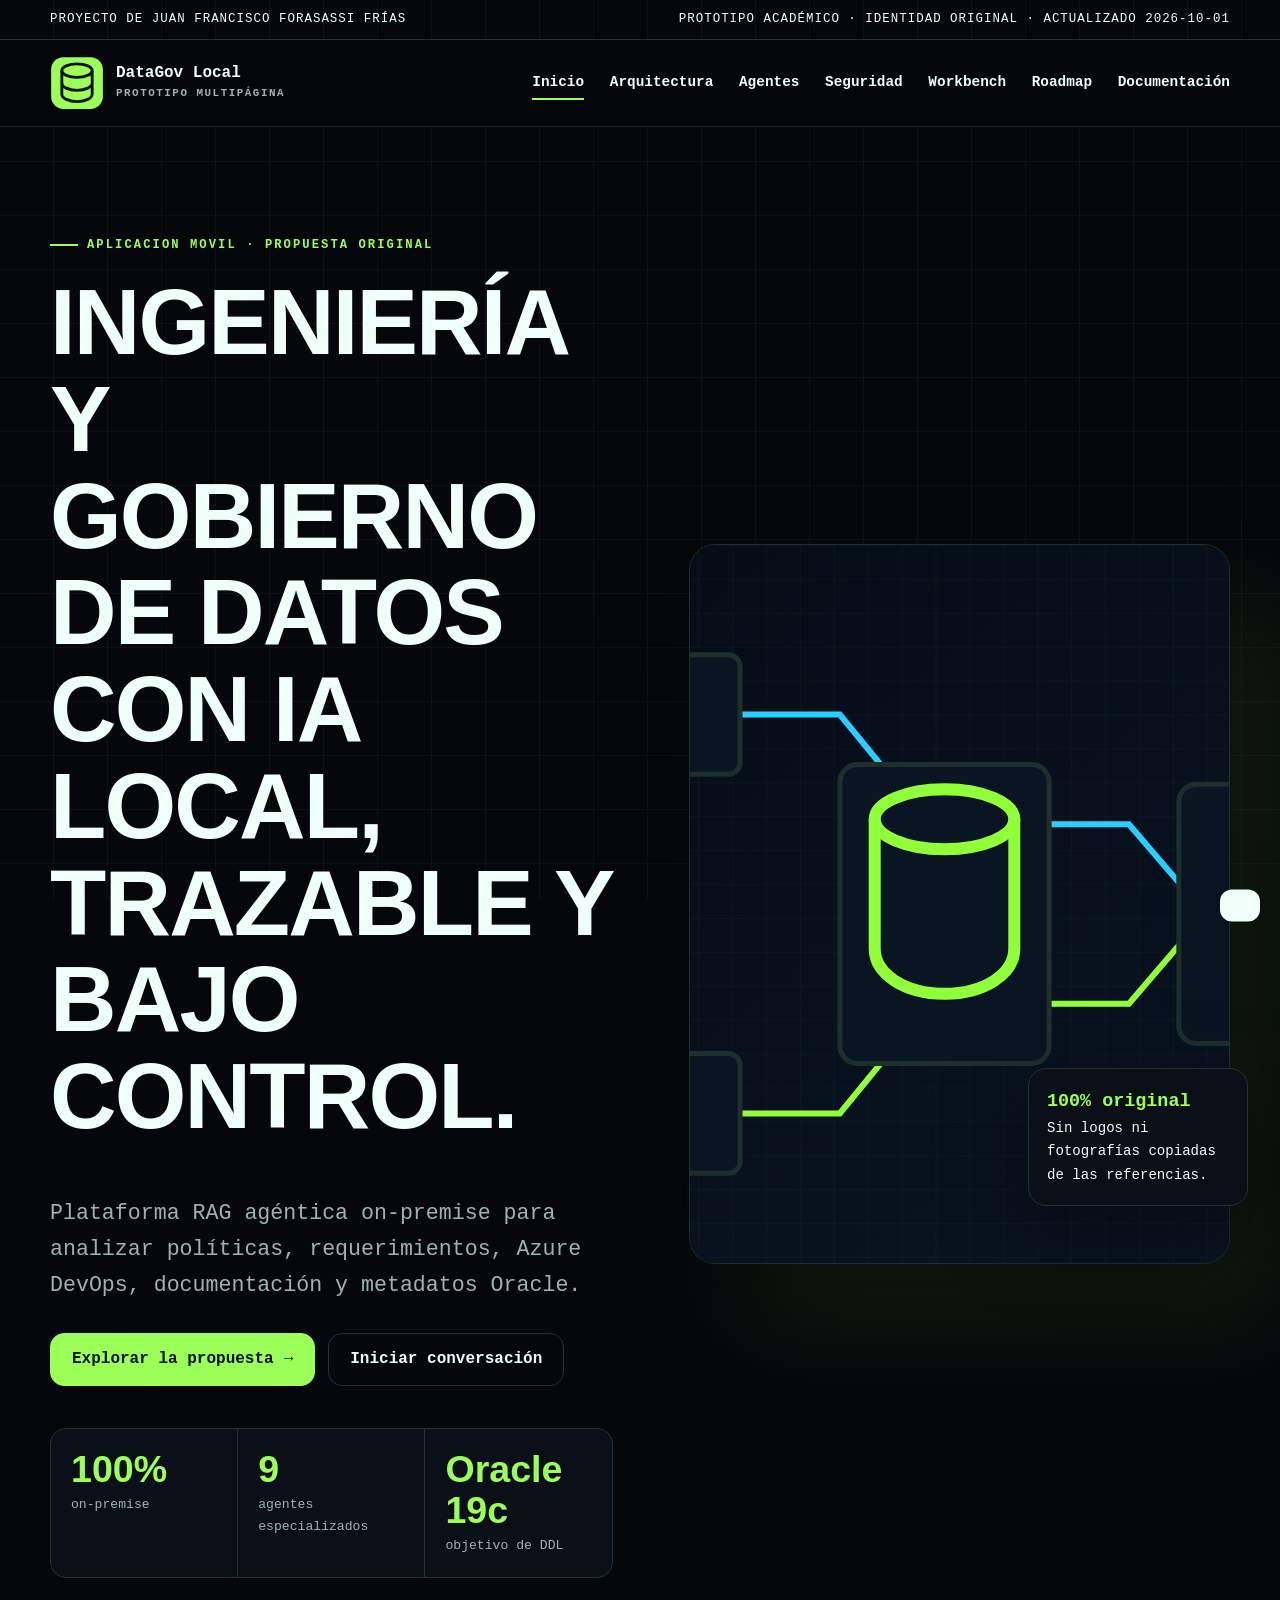
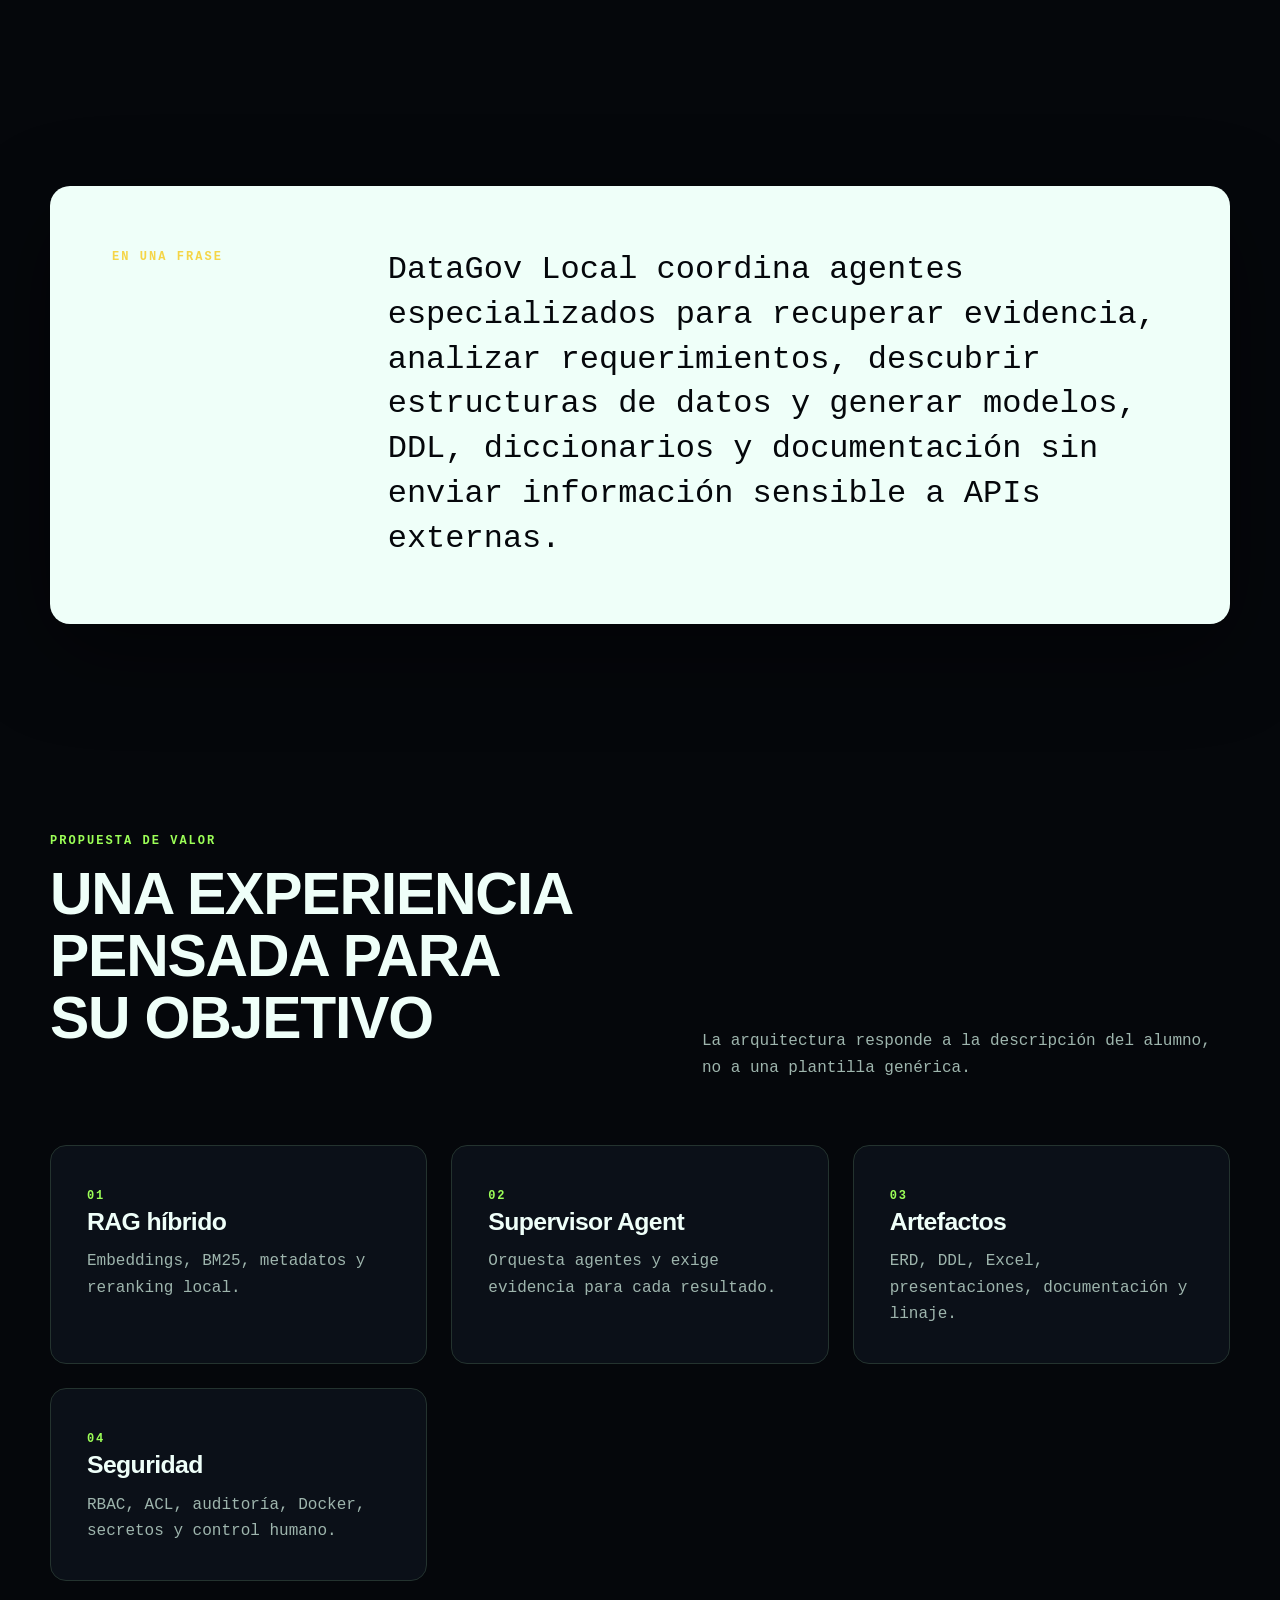
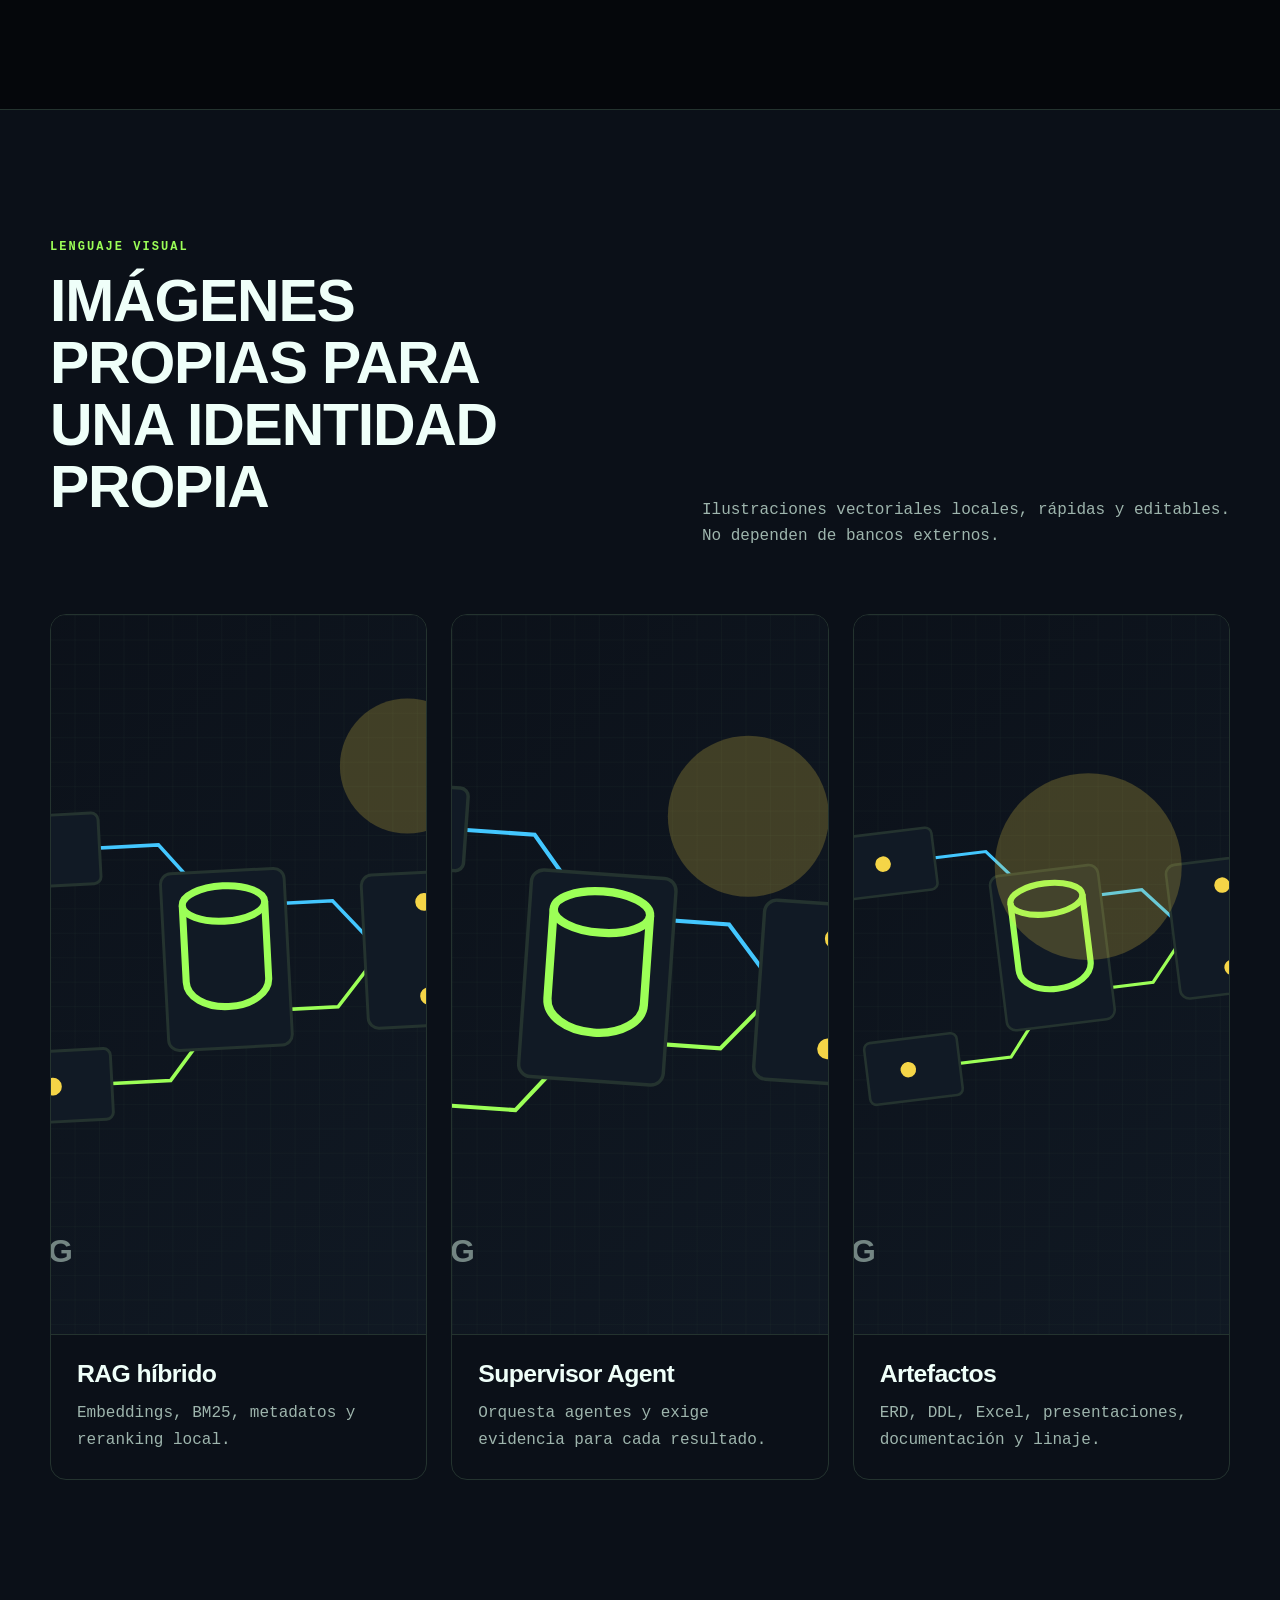
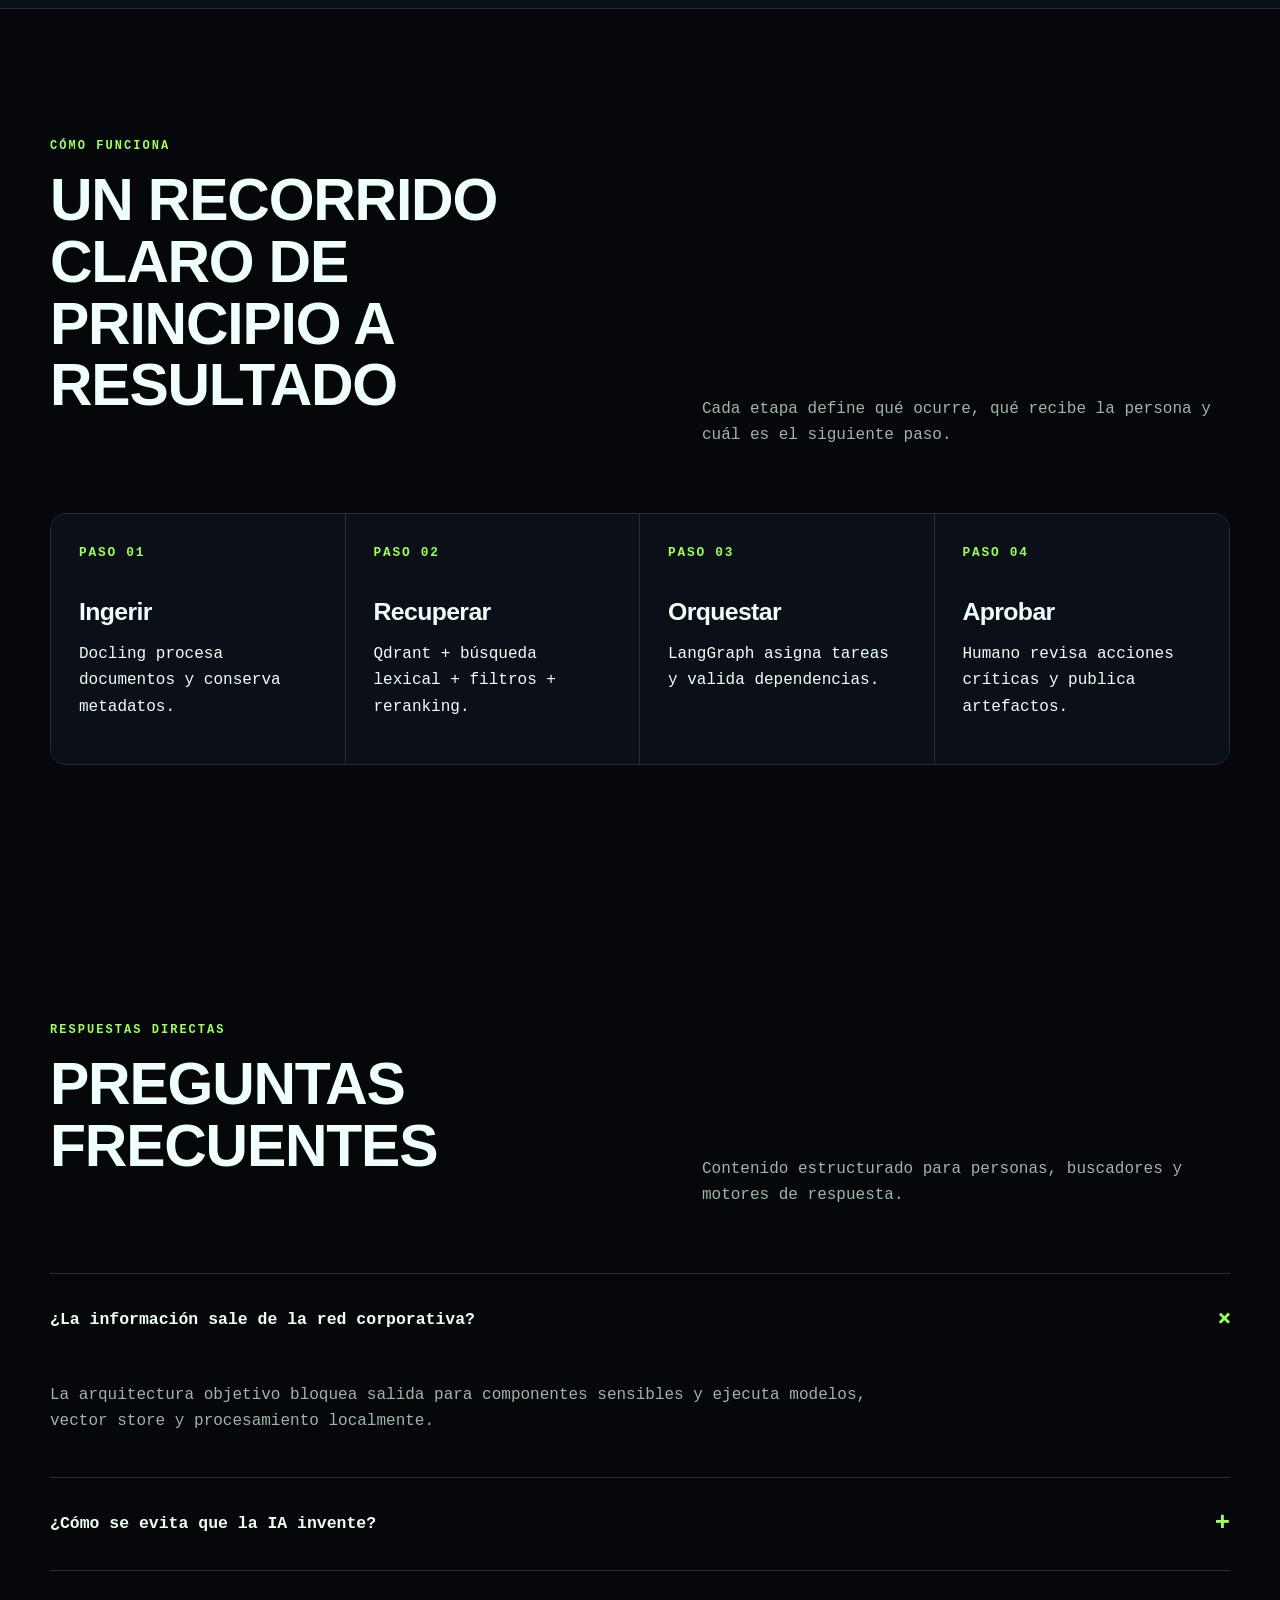
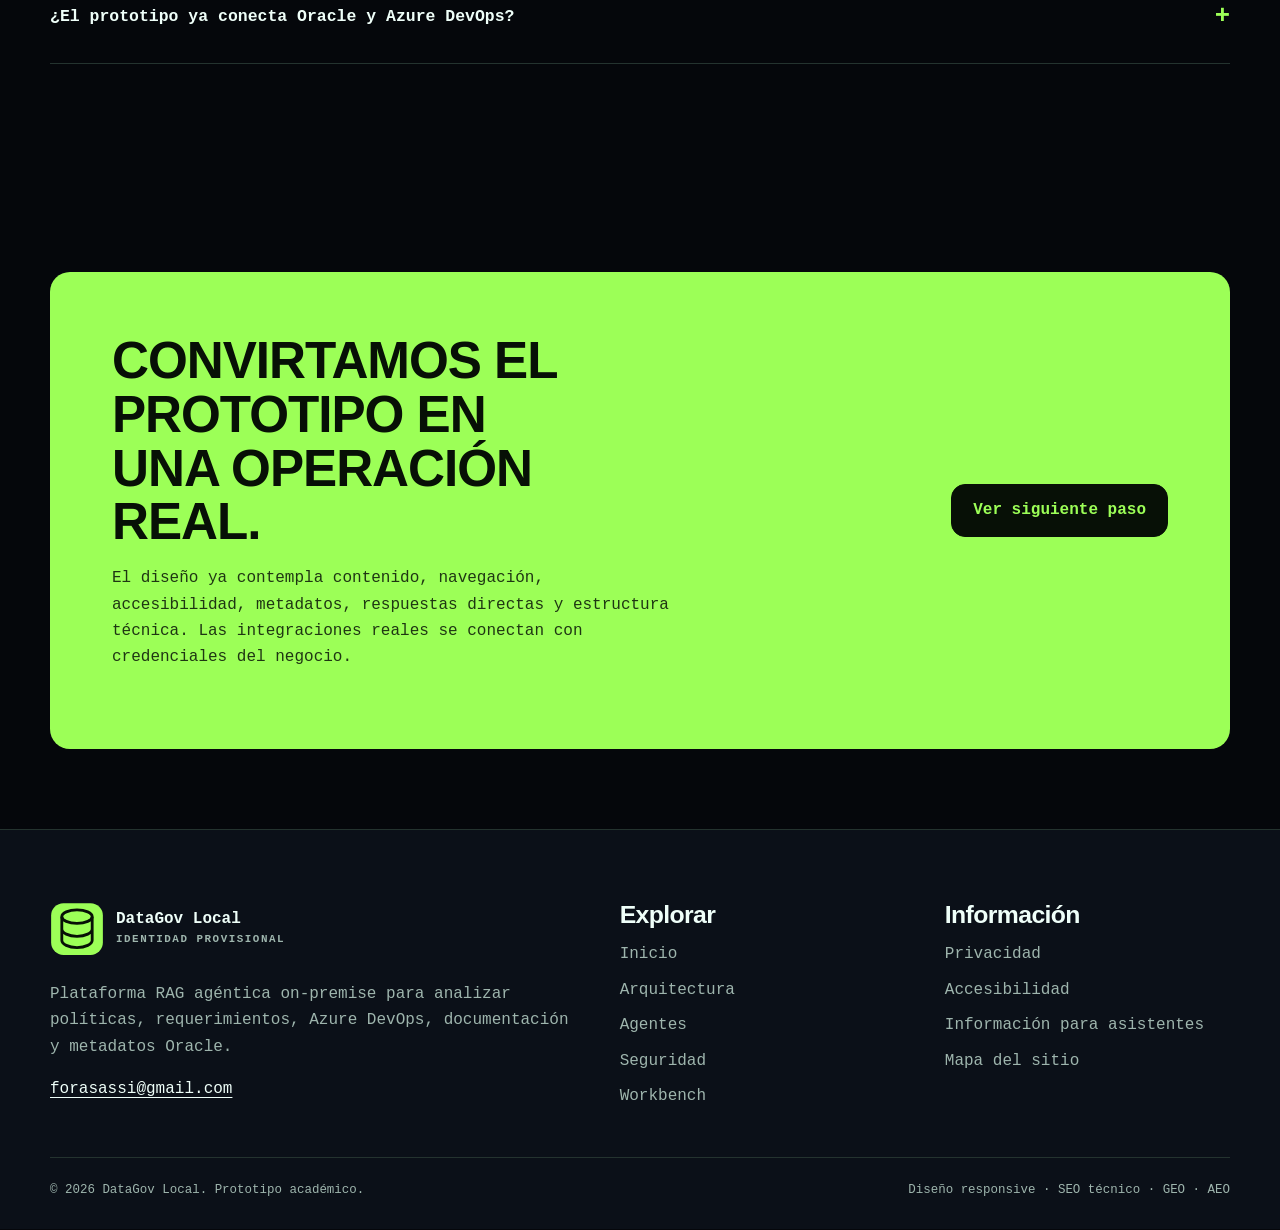
<file: index.html>
<!doctype html><html lang="es"><head>
<meta charset="utf-8"><meta name="viewport" content="width=device-width,initial-scale=1"><meta name="theme-color" content="#9cff57">
<title>Inicio | DataGov Local</title><meta name="description" content="Inicio de DataGov Local. DataGov Local coordina agentes especializados para recuperar evidencia, analizar requerimientos, descubrir estructuras de datos y ge…"><meta name="robots" content="index,follow,max-image-preview:large,max-snippet:-1,max-video-preview:-1"><meta name="generator" content="Centro Iberoamericano · prototipo académico">
<link rel="canonical" href="./index.html"><link rel="icon" href="assets/img/favicon.svg" type="image/svg+xml"><link rel="manifest" href="manifest.webmanifest"><link rel="stylesheet" href="assets/css/styles.css">
<meta property="og:type" content="website"><meta property="og:locale" content="es_EC"><meta property="og:title" content="Inicio | DataGov Local"><meta property="og:description" content="Inicio de DataGov Local. DataGov Local coordina agentes especializados para recuperar evidencia, analizar requerimientos, descubrir estructuras de datos y ge…"><meta property="og:url" content="./index.html"><meta property="og:image" content="assets/img/og-cover.png"><meta property="og:image:width" content="1200"><meta property="og:image:height" content="630"><meta property="og:site_name" content="DataGov Local">
<meta name="twitter:card" content="summary_large_image"><meta name="twitter:title" content="Inicio | DataGov Local"><meta name="twitter:description" content="Inicio de DataGov Local. DataGov Local coordina agentes especializados para recuperar evidencia, analizar requerimientos, descubrir estructuras de datos y ge…"><meta name="twitter:image" content="assets/img/og-cover.png">
<script type="application/ld+json">{"@context":"https://schema.org","@type":"SoftwareApplication","@id":"./#entity","name":"DataGov Local","description":"Plataforma RAG agéntica on-premise para analizar políticas, requerimientos, Azure DevOps, documentación y metadatos Oracle.","url":"./index.html","logo":"./assets/img/logo.svg","image":"./assets/img/og-cover.png","inLanguage":"es","email":"forasassi@gmail.com"}</script><script type="application/ld+json">{"@context":"https://schema.org","@type":"WebSite","@id":"./#website","name":"DataGov Local","url":"./index.html","inLanguage":"es","publisher":{"@id":"./#entity"}}</script><script type="application/ld+json">{"@context":"https://schema.org","@type":"WebPage","name":"Inicio","description":"DataGov Local coordina agentes especializados para recuperar evidencia, analizar requerimientos, descubrir estructuras de datos y generar modelos, DDL, di…","url":"./index.html","inLanguage":"es","isPartOf":{"@id":"./#website"},"about":{"@id":"./#entity"},"dateModified":"2026-10-01"}</script><script type="application/ld+json">{"@context":"https://schema.org","@type":"FAQPage","mainEntity":[{"@type":"Question","name":"¿La información sale de la red corporativa?","acceptedAnswer":{"@type":"Answer","text":"La arquitectura objetivo bloquea salida para componentes sensibles y ejecuta modelos, vector store y procesamiento localmente."}},{"@type":"Question","name":"¿Cómo se evita que la IA invente?","acceptedAnswer":{"@type":"Answer","text":"Cada conclusión debe citar fuentes, separar hechos de recomendaciones y pasar validaciones y aprobación humana."}},{"@type":"Question","name":"¿El prototipo ya conecta Oracle y Azure DevOps?","acceptedAnswer":{"@type":"Answer","text":"No. La entrega web representa UX, arquitectura y roadmap; las integraciones requieren credenciales, red y desarrollo del MVP."}}]}</script><script type="application/ld+json">{"@context":"https://schema.org","@type":"SoftwareApplication","name":"DataGov Local","applicationCategory":"BusinessApplication","operatingSystem":"Web, Android, iOS","description":"Plataforma RAG agéntica on-premise para analizar políticas, requerimientos, Azure DevOps, documentación y metadatos Oracle.","offers":{"@type":"Offer","price":"0","priceCurrency":"USD","description":"Prototipo demostrativo; precio no definido"}}</script></head><body data-theme="datagov"><a class="skip-link" href="#contenido">Saltar al contenido</a>
<div class="topbar"><div class="container"><span>Proyecto de Juan Francisco Forasassi Frías</span><span>Prototipo académico · identidad original · actualizado 2026-10-01</span></div></div>
<header class="site-header">
  <div class="container nav-wrap">
    <a class="brand" href="index.html" aria-label="Ir al inicio de DataGov Local"><img src="assets/img/favicon.svg" width="54" height="54" alt=""><span>DataGov Local<small>prototipo multipágina</small></span></a>
    <button class="menu-toggle" id="menu-toggle" type="button" aria-expanded="false" aria-controls="site-nav">Menú</button>
    <nav class="site-nav" id="site-nav" aria-label="Navegación principal"><a class="" href="index.html" aria-current="page">Inicio</a><a class="" href="arquitectura.html">Arquitectura</a><a class="" href="agentes.html">Agentes</a><a class="" href="seguridad.html">Seguridad</a><a class="" href="workbench.html">Workbench</a><a class="" href="roadmap.html">Roadmap</a><a class="" href="documentacion.html">Documentación</a></nav>
  </div>
</header><main id="contenido">
<section class="hero"><div class="container hero-grid"><div class="hero-copy"><div class="eyebrow">aplicacion movil · propuesta original</div><h1>Ingeniería y gobierno de datos con IA local, trazable y bajo control.</h1><p class="lead">Plataforma RAG agéntica on-premise para analizar políticas, requerimientos, Azure DevOps, documentación y metadatos Oracle.</p><div class="hero-actions"><a class="btn" href="arquitectura.html">Explorar la propuesta <span aria-hidden="true">→</span></a><a class="btn btn-secondary" href="documentacion.html">Iniciar conversación</a></div><div class="stats"><div class="stat"><strong>100%</strong><span>on-premise</span></div><div class="stat"><strong>9</strong><span>agentes especializados</span></div><div class="stat"><strong>Oracle 19c</strong><span>objetivo de DDL</span></div></div></div><div class="hero-art"><img src="assets/img/hero.svg" width="1000" height="720" alt="Ilustración original para DataGov Local"><div class="hero-badge"><strong>100% original</strong>Sin logos ni fotografías copiadas de las referencias.</div></div></div></section>
<section class="section-sm"><div class="container"><div class="answer-box"><div class="label">En una frase</div><p>DataGov Local coordina agentes especializados para recuperar evidencia, analizar requerimientos, descubrir estructuras de datos y generar modelos, DDL, diccionarios y documentación sin enviar información sensible a APIs externas.</p></div></div></section>
<section class="section"><div class="container"><div class="section-head"><div><div class="kicker">Propuesta de valor</div><h2>Una experiencia pensada para su objetivo</h2></div><p>La arquitectura responde a la descripción del alumno, no a una plantilla genérica.</p></div><div class="grid-3"><article class="card"><span class="number">01</span><h3>RAG híbrido</h3><p>Embeddings, BM25, metadatos y reranking local.</p></article><article class="card"><span class="number">02</span><h3>Supervisor Agent</h3><p>Orquesta agentes y exige evidencia para cada resultado.</p></article><article class="card"><span class="number">03</span><h3>Artefactos</h3><p>ERD, DDL, Excel, presentaciones, documentación y linaje.</p></article><article class="card"><span class="number">04</span><h3>Seguridad</h3><p>RBAC, ACL, auditoría, Docker, secretos y control humano.</p></article></div></div></section>
<section class="section section-alt"><div class="container"><div class="section-head"><div><div class="kicker">Lenguaje visual</div><h2>Imágenes propias para una identidad propia</h2></div><p>Ilustraciones vectoriales locales, rápidas y editables. No dependen de bancos externos.</p></div><div class="grid-3"><article class="card visual-card"><img src="assets/img/visual-1.svg" width="720" height="720" loading="lazy" alt="Ilustración original: RAG híbrido"><div class="card-body"><h3>RAG híbrido</h3><p>Embeddings, BM25, metadatos y reranking local.</p></div></article><article class="card visual-card"><img src="assets/img/visual-2.svg" width="720" height="720" loading="lazy" alt="Ilustración original: Supervisor Agent"><div class="card-body"><h3>Supervisor Agent</h3><p>Orquesta agentes y exige evidencia para cada resultado.</p></div></article><article class="card visual-card"><img src="assets/img/visual-3.svg" width="720" height="720" loading="lazy" alt="Ilustración original: Artefactos"><div class="card-body"><h3>Artefactos</h3><p>ERD, DDL, Excel, presentaciones, documentación y linaje.</p></div></article></div></div></section>
<section class="section"><div class="container"><div class="section-head"><div><div class="kicker">Cómo funciona</div><h2>Un recorrido claro de principio a resultado</h2></div><p>Cada etapa define qué ocurre, qué recibe la persona y cuál es el siguiente paso.</p></div><div class="step-list"><article class="step"><strong>Paso 01</strong><h3>Ingerir</h3><p>Docling procesa documentos y conserva metadatos.</p></article><article class="step"><strong>Paso 02</strong><h3>Recuperar</h3><p>Qdrant + búsqueda lexical + filtros + reranking.</p></article><article class="step"><strong>Paso 03</strong><h3>Orquestar</h3><p>LangGraph asigna tareas y valida dependencias.</p></article><article class="step"><strong>Paso 04</strong><h3>Aprobar</h3><p>Humano revisa acciones críticas y publica artefactos.</p></article></div></div></section>
<section class="section"><div class="container"><div class="section-head"><div><div class="kicker">Respuestas directas</div><h2>Preguntas frecuentes</h2></div><p>Contenido estructurado para personas, buscadores y motores de respuesta.</p></div><div class="faq-list"><div class="faq-item" data-open="true"><button class="faq-question" type="button" aria-expanded="true"><span>¿La información sale de la red corporativa?</span><span aria-hidden="true">+</span></button><div class="faq-answer"><p>La arquitectura objetivo bloquea salida para componentes sensibles y ejecuta modelos, vector store y procesamiento localmente.</p></div></div><div class="faq-item" data-open="false"><button class="faq-question" type="button" aria-expanded="false"><span>¿Cómo se evita que la IA invente?</span><span aria-hidden="true">+</span></button><div class="faq-answer"><p>Cada conclusión debe citar fuentes, separar hechos de recomendaciones y pasar validaciones y aprobación humana.</p></div></div><div class="faq-item" data-open="false"><button class="faq-question" type="button" aria-expanded="false"><span>¿El prototipo ya conecta Oracle y Azure DevOps?</span><span aria-hidden="true">+</span></button><div class="faq-answer"><p>No. La entrega web representa UX, arquitectura y roadmap; las integraciones requieren credenciales, red y desarrollo del MVP.</p></div></div></div></div></section>
<section class="section-sm"><div class="container"><div class="callout"><div><h2>Convirtamos el prototipo en una operación real.</h2><p>El diseño ya contempla contenido, navegación, accesibilidad, metadatos, respuestas directas y estructura técnica. Las integraciones reales se conectan con credenciales del negocio.</p></div><a class="btn" href="documentacion.html">Ver siguiente paso</a></div></div></section>
</main><footer class="site-footer">
  <div class="container">
    <div class="footer-grid">
      <div><a class="brand" href="index.html"><img src="assets/img/favicon.svg" width="54" height="54" alt=""><span>DataGov Local<small>identidad provisional</small></span></a><p>Plataforma RAG agéntica on-premise para analizar políticas, requerimientos, Azure DevOps, documentación y metadatos Oracle.</p><a href="mailto:forasassi@gmail.com">forasassi@gmail.com</a></div>
      <div><h3>Explorar</h3><div class="footer-links"><a href="index.html">Inicio</a><a href="arquitectura.html">Arquitectura</a><a href="agentes.html">Agentes</a><a href="seguridad.html">Seguridad</a><a href="workbench.html">Workbench</a></div></div>
      <div><h3>Información</h3><div class="footer-links"><a href="privacidad.html">Privacidad</a><a href="accesibilidad.html">Accesibilidad</a><a href="llms.txt">Información para asistentes</a><a href="sitemap.xml">Mapa del sitio</a></div></div>
    </div>
    <div class="footer-bottom"><span>© <span id="year">2026</span> DataGov Local. Prototipo académico.</span><span>Diseño responsive · SEO técnico · GEO · AEO</span></div>
  </div>
</footer><div id="toast" class="toast" role="status" aria-live="polite"></div><script src="assets/js/app.js" defer></script></body></html>
</file>
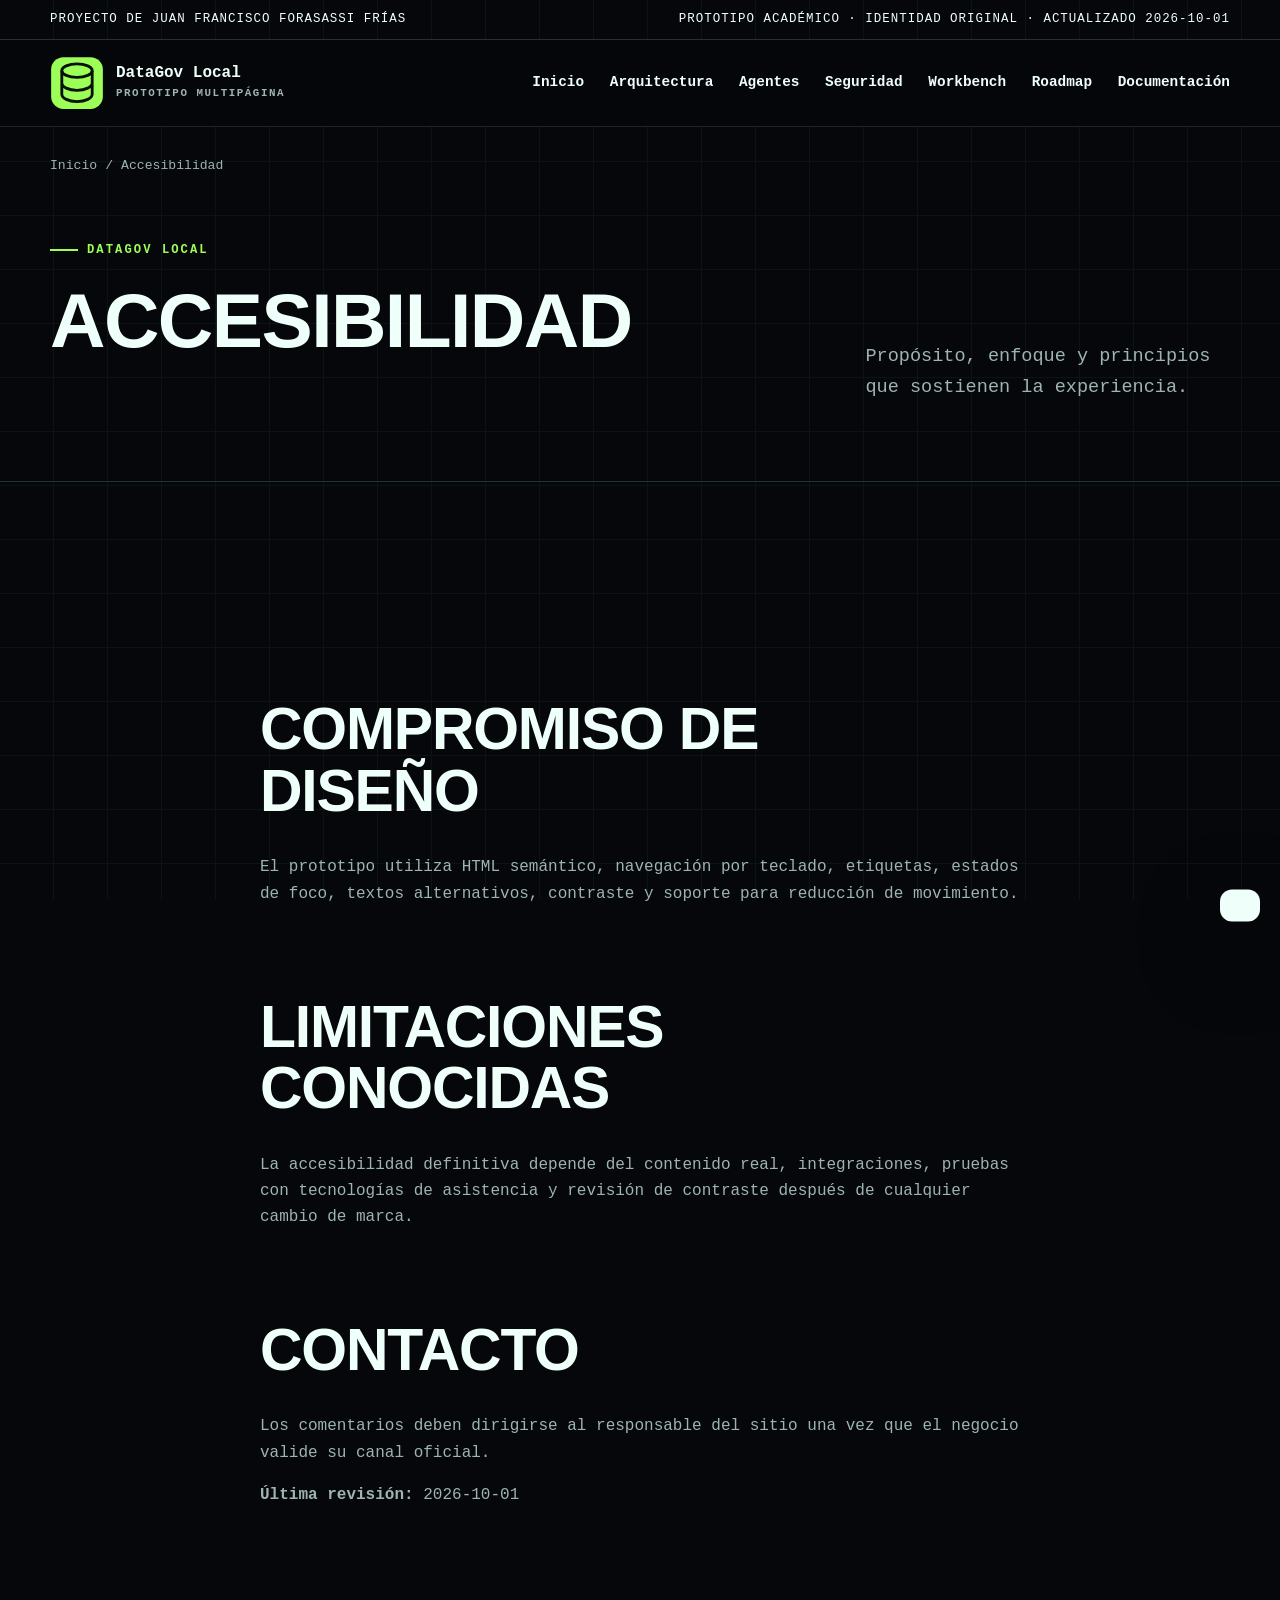
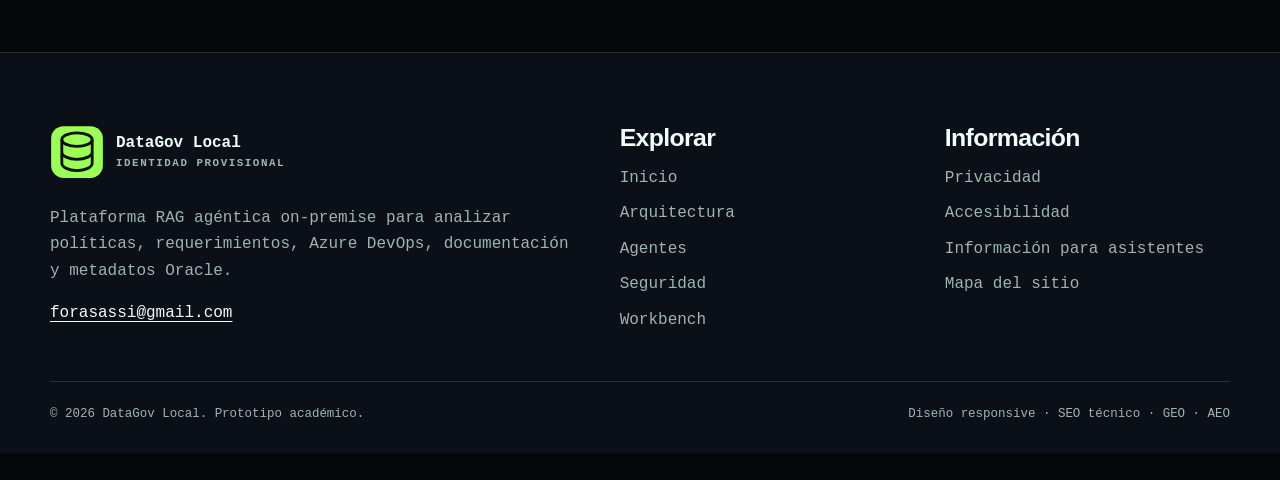
<file: accesibilidad.html>
<!doctype html><html lang="es"><head>
<meta charset="utf-8"><meta name="viewport" content="width=device-width,initial-scale=1"><meta name="theme-color" content="#9cff57">
<title>Accesibilidad | DataGov Local</title><meta name="description" content="Accesibilidad de DataGov Local. DataGov Local coordina agentes especializados para recuperar evidencia, analizar requerimientos, descubrir estructuras de dat…"><meta name="robots" content="index,follow,max-image-preview:large,max-snippet:-1,max-video-preview:-1"><meta name="generator" content="Centro Iberoamericano · prototipo académico">
<link rel="canonical" href="./accesibilidad.html"><link rel="icon" href="assets/img/favicon.svg" type="image/svg+xml"><link rel="manifest" href="manifest.webmanifest"><link rel="stylesheet" href="assets/css/styles.css">
<meta property="og:type" content="website"><meta property="og:locale" content="es_EC"><meta property="og:title" content="Accesibilidad | DataGov Local"><meta property="og:description" content="Accesibilidad de DataGov Local. DataGov Local coordina agentes especializados para recuperar evidencia, analizar requerimientos, descubrir estructuras de dat…"><meta property="og:url" content="./accesibilidad.html"><meta property="og:image" content="assets/img/og-cover.png"><meta property="og:image:width" content="1200"><meta property="og:image:height" content="630"><meta property="og:site_name" content="DataGov Local">
<meta name="twitter:card" content="summary_large_image"><meta name="twitter:title" content="Accesibilidad | DataGov Local"><meta name="twitter:description" content="Accesibilidad de DataGov Local. DataGov Local coordina agentes especializados para recuperar evidencia, analizar requerimientos, descubrir estructuras de dat…"><meta name="twitter:image" content="assets/img/og-cover.png">
<script type="application/ld+json">{"@context":"https://schema.org","@type":"SoftwareApplication","@id":"./#entity","name":"DataGov Local","description":"Plataforma RAG agéntica on-premise para analizar políticas, requerimientos, Azure DevOps, documentación y metadatos Oracle.","url":"./index.html","logo":"./assets/img/logo.svg","image":"./assets/img/og-cover.png","inLanguage":"es","email":"forasassi@gmail.com"}</script><script type="application/ld+json">{"@context":"https://schema.org","@type":"WebSite","@id":"./#website","name":"DataGov Local","url":"./index.html","inLanguage":"es","publisher":{"@id":"./#entity"}}</script><script type="application/ld+json">{"@context":"https://schema.org","@type":"WebPage","name":"Accesibilidad","description":"DataGov Local coordina agentes especializados para recuperar evidencia, analizar requerimientos, descubrir estructuras de datos y generar modelos, DDL, di…","url":"./accesibilidad.html","inLanguage":"es","isPartOf":{"@id":"./#website"},"about":{"@id":"./#entity"},"dateModified":"2026-10-01"}</script><script type="application/ld+json">{"@context":"https://schema.org","@type":"BreadcrumbList","itemListElement":[{"@type":"ListItem","position":1,"name":"Inicio","item":"./index.html"},{"@type":"ListItem","position":2,"name":"Accesibilidad","item":"./accesibilidad.html"}]}</script></head><body data-theme="datagov"><a class="skip-link" href="#contenido">Saltar al contenido</a>
<div class="topbar"><div class="container"><span>Proyecto de Juan Francisco Forasassi Frías</span><span>Prototipo académico · identidad original · actualizado 2026-10-01</span></div></div>
<header class="site-header">
  <div class="container nav-wrap">
    <a class="brand" href="index.html" aria-label="Ir al inicio de DataGov Local"><img src="assets/img/favicon.svg" width="54" height="54" alt=""><span>DataGov Local<small>prototipo multipágina</small></span></a>
    <button class="menu-toggle" id="menu-toggle" type="button" aria-expanded="false" aria-controls="site-nav">Menú</button>
    <nav class="site-nav" id="site-nav" aria-label="Navegación principal"><a class="" href="index.html">Inicio</a><a class="" href="arquitectura.html">Arquitectura</a><a class="" href="agentes.html">Agentes</a><a class="" href="seguridad.html">Seguridad</a><a class="" href="workbench.html">Workbench</a><a class="" href="roadmap.html">Roadmap</a><a class="" href="documentacion.html">Documentación</a></nav>
  </div>
</header><main id="contenido"><div class="container breadcrumbs"><a href="index.html">Inicio</a><span aria-hidden="true">/</span><span>Accesibilidad</span></div><section class="page-hero"><div class="container inner"><div><div class="eyebrow">DataGov Local</div><h1>Accesibilidad</h1></div><p>Propósito, enfoque y principios que sostienen la experiencia.</p></div></section><section class="section"><div class="container prose"><h2>Compromiso de diseño</h2><p>El prototipo utiliza HTML semántico, navegación por teclado, etiquetas, estados de foco, textos alternativos, contraste y soporte para reducción de movimiento.</p><h2>Limitaciones conocidas</h2><p>La accesibilidad definitiva depende del contenido real, integraciones, pruebas con tecnologías de asistencia y revisión de contraste después de cualquier cambio de marca.</p><h2>Contacto</h2><p>Los comentarios deben dirigirse al responsable del sitio una vez que el negocio valide su canal oficial.</p><p><strong>Última revisión:</strong> 2026-10-01</p></div></section></main><footer class="site-footer">
  <div class="container">
    <div class="footer-grid">
      <div><a class="brand" href="index.html"><img src="assets/img/favicon.svg" width="54" height="54" alt=""><span>DataGov Local<small>identidad provisional</small></span></a><p>Plataforma RAG agéntica on-premise para analizar políticas, requerimientos, Azure DevOps, documentación y metadatos Oracle.</p><a href="mailto:forasassi@gmail.com">forasassi@gmail.com</a></div>
      <div><h3>Explorar</h3><div class="footer-links"><a href="index.html">Inicio</a><a href="arquitectura.html">Arquitectura</a><a href="agentes.html">Agentes</a><a href="seguridad.html">Seguridad</a><a href="workbench.html">Workbench</a></div></div>
      <div><h3>Información</h3><div class="footer-links"><a href="privacidad.html">Privacidad</a><a href="accesibilidad.html">Accesibilidad</a><a href="llms.txt">Información para asistentes</a><a href="sitemap.xml">Mapa del sitio</a></div></div>
    </div>
    <div class="footer-bottom"><span>© <span id="year">2026</span> DataGov Local. Prototipo académico.</span><span>Diseño responsive · SEO técnico · GEO · AEO</span></div>
  </div>
</footer><div id="toast" class="toast" role="status" aria-live="polite"></div><script src="assets/js/app.js" defer></script></body></html>
</file>
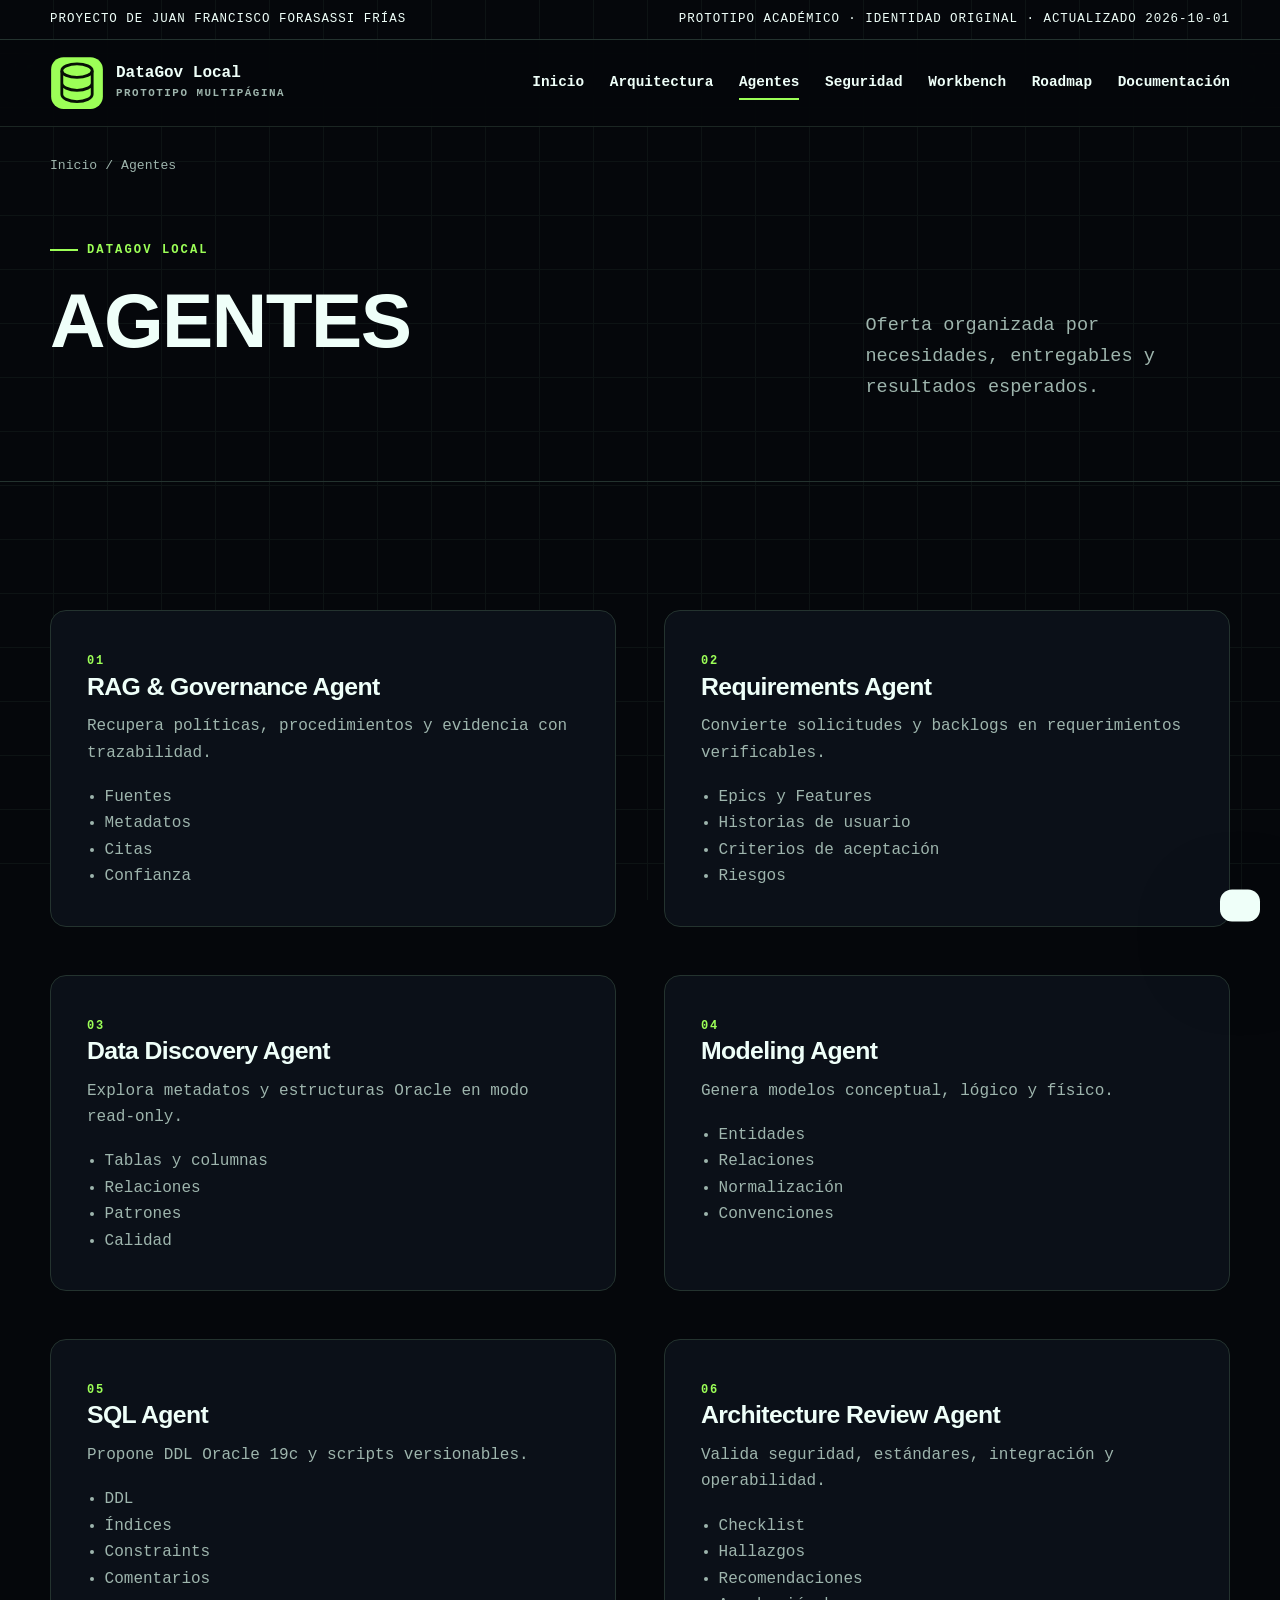
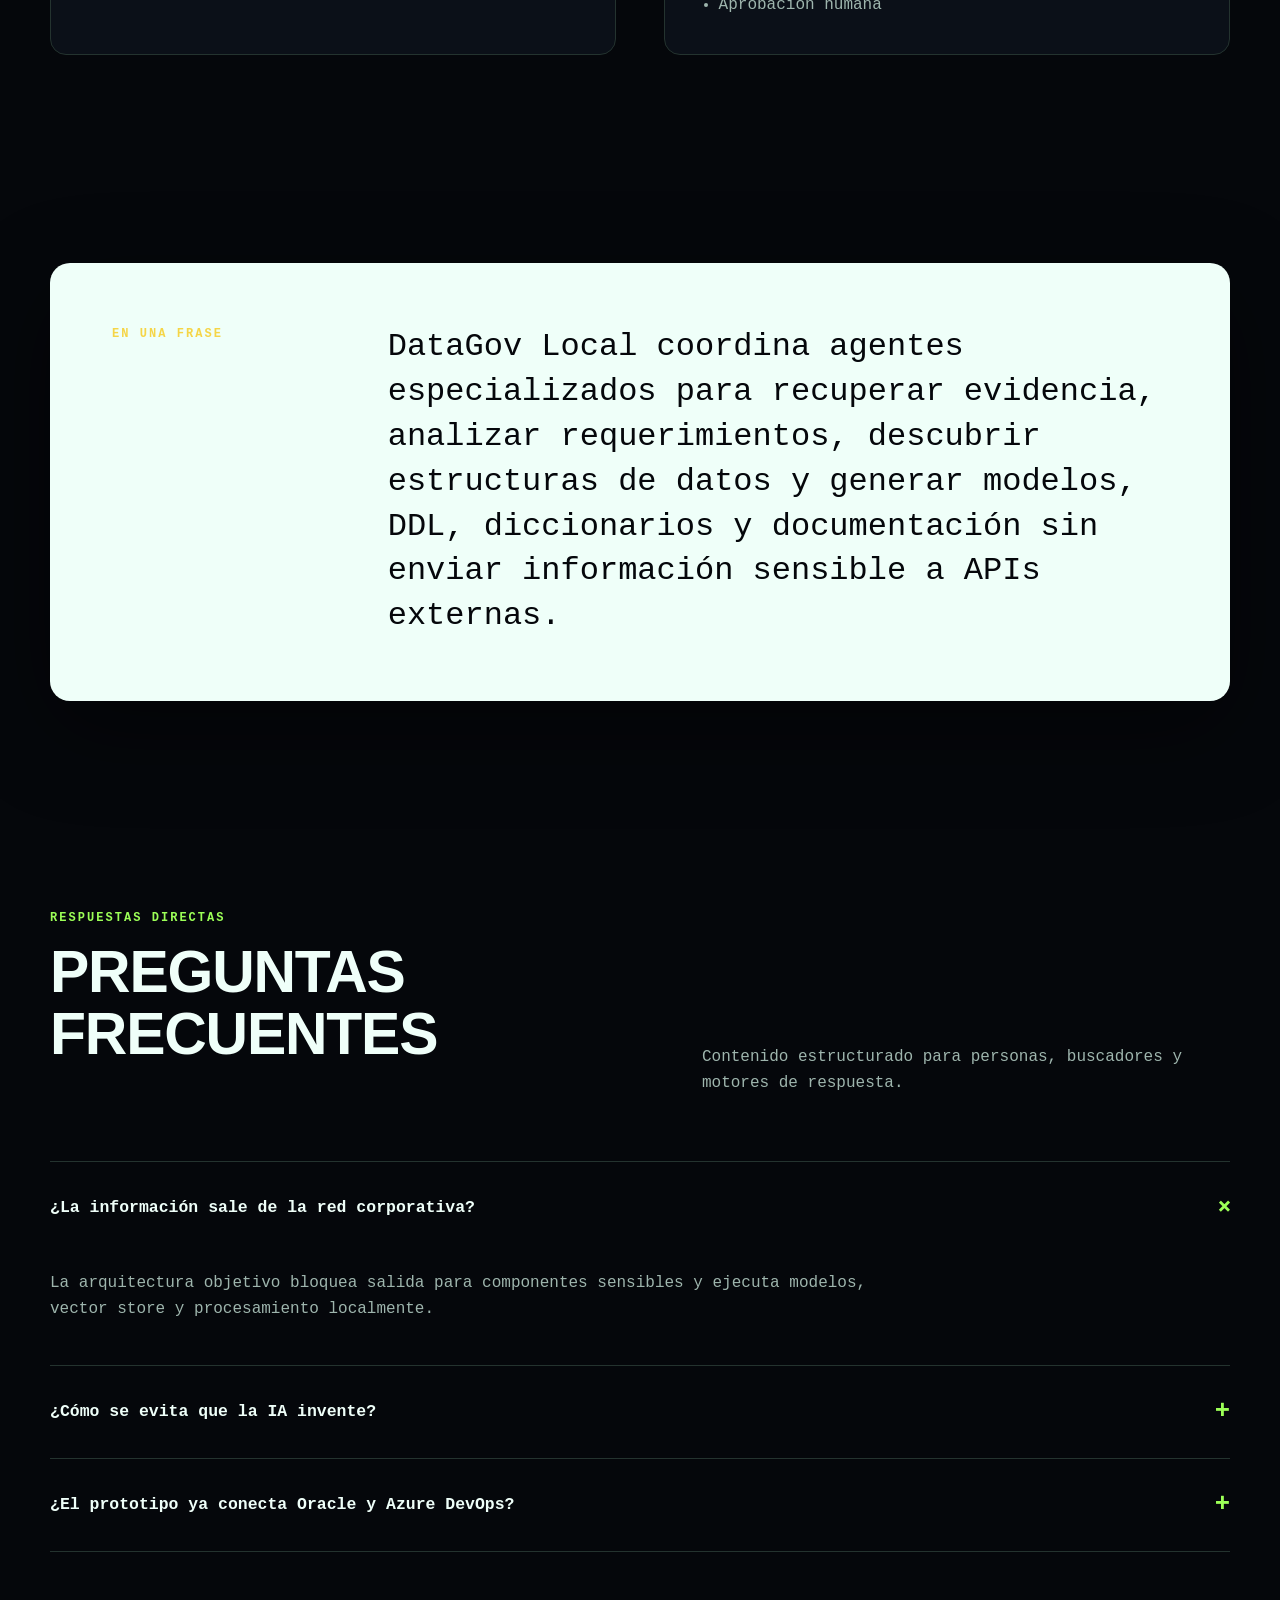
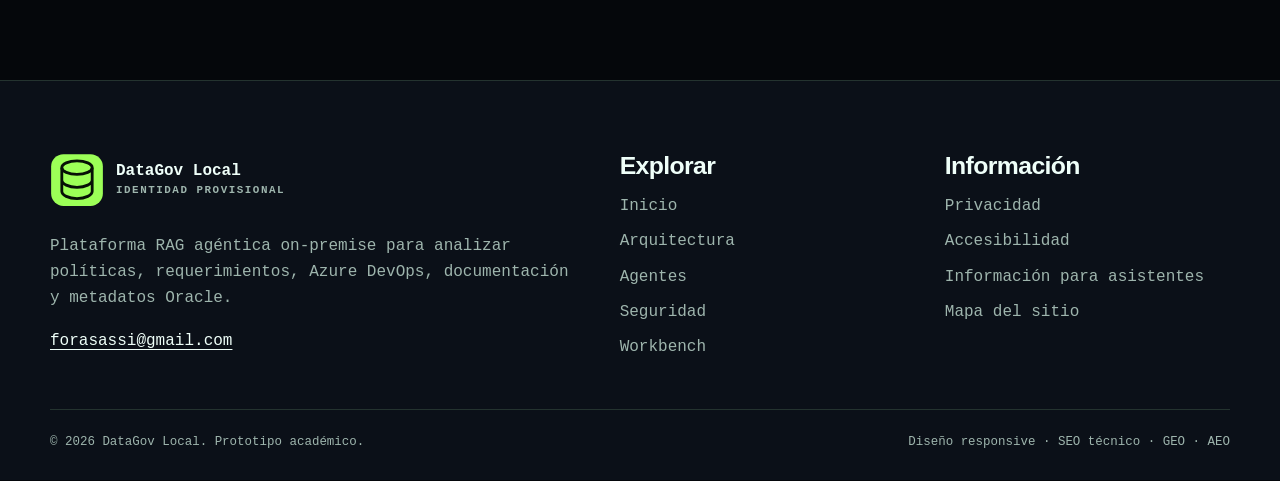
<file: agentes.html>
<!doctype html><html lang="es"><head>
<meta charset="utf-8"><meta name="viewport" content="width=device-width,initial-scale=1"><meta name="theme-color" content="#9cff57">
<title>Agentes | DataGov Local</title><meta name="description" content="Agentes de DataGov Local. DataGov Local coordina agentes especializados para recuperar evidencia, analizar requerimientos, descubrir estructuras de datos y g…"><meta name="robots" content="index,follow,max-image-preview:large,max-snippet:-1,max-video-preview:-1"><meta name="generator" content="Centro Iberoamericano · prototipo académico">
<link rel="canonical" href="./agentes.html"><link rel="icon" href="assets/img/favicon.svg" type="image/svg+xml"><link rel="manifest" href="manifest.webmanifest"><link rel="stylesheet" href="assets/css/styles.css">
<meta property="og:type" content="website"><meta property="og:locale" content="es_EC"><meta property="og:title" content="Agentes | DataGov Local"><meta property="og:description" content="Agentes de DataGov Local. DataGov Local coordina agentes especializados para recuperar evidencia, analizar requerimientos, descubrir estructuras de datos y g…"><meta property="og:url" content="./agentes.html"><meta property="og:image" content="assets/img/og-cover.png"><meta property="og:image:width" content="1200"><meta property="og:image:height" content="630"><meta property="og:site_name" content="DataGov Local">
<meta name="twitter:card" content="summary_large_image"><meta name="twitter:title" content="Agentes | DataGov Local"><meta name="twitter:description" content="Agentes de DataGov Local. DataGov Local coordina agentes especializados para recuperar evidencia, analizar requerimientos, descubrir estructuras de datos y g…"><meta name="twitter:image" content="assets/img/og-cover.png">
<script type="application/ld+json">{"@context":"https://schema.org","@type":"SoftwareApplication","@id":"./#entity","name":"DataGov Local","description":"Plataforma RAG agéntica on-premise para analizar políticas, requerimientos, Azure DevOps, documentación y metadatos Oracle.","url":"./index.html","logo":"./assets/img/logo.svg","image":"./assets/img/og-cover.png","inLanguage":"es","email":"forasassi@gmail.com"}</script><script type="application/ld+json">{"@context":"https://schema.org","@type":"WebSite","@id":"./#website","name":"DataGov Local","url":"./index.html","inLanguage":"es","publisher":{"@id":"./#entity"}}</script><script type="application/ld+json">{"@context":"https://schema.org","@type":"WebPage","name":"Agentes","description":"DataGov Local coordina agentes especializados para recuperar evidencia, analizar requerimientos, descubrir estructuras de datos y generar modelos, DDL, di…","url":"./agentes.html","inLanguage":"es","isPartOf":{"@id":"./#website"},"about":{"@id":"./#entity"},"dateModified":"2026-10-01"}</script><script type="application/ld+json">{"@context":"https://schema.org","@type":"BreadcrumbList","itemListElement":[{"@type":"ListItem","position":1,"name":"Inicio","item":"./index.html"},{"@type":"ListItem","position":2,"name":"Agentes","item":"./agentes.html"}]}</script><script type="application/ld+json">{"@context":"https://schema.org","@type":"FAQPage","mainEntity":[{"@type":"Question","name":"¿La información sale de la red corporativa?","acceptedAnswer":{"@type":"Answer","text":"La arquitectura objetivo bloquea salida para componentes sensibles y ejecuta modelos, vector store y procesamiento localmente."}},{"@type":"Question","name":"¿Cómo se evita que la IA invente?","acceptedAnswer":{"@type":"Answer","text":"Cada conclusión debe citar fuentes, separar hechos de recomendaciones y pasar validaciones y aprobación humana."}},{"@type":"Question","name":"¿El prototipo ya conecta Oracle y Azure DevOps?","acceptedAnswer":{"@type":"Answer","text":"No. La entrega web representa UX, arquitectura y roadmap; las integraciones requieren credenciales, red y desarrollo del MVP."}}]}</script></head><body data-theme="datagov"><a class="skip-link" href="#contenido">Saltar al contenido</a>
<div class="topbar"><div class="container"><span>Proyecto de Juan Francisco Forasassi Frías</span><span>Prototipo académico · identidad original · actualizado 2026-10-01</span></div></div>
<header class="site-header">
  <div class="container nav-wrap">
    <a class="brand" href="index.html" aria-label="Ir al inicio de DataGov Local"><img src="assets/img/favicon.svg" width="54" height="54" alt=""><span>DataGov Local<small>prototipo multipágina</small></span></a>
    <button class="menu-toggle" id="menu-toggle" type="button" aria-expanded="false" aria-controls="site-nav">Menú</button>
    <nav class="site-nav" id="site-nav" aria-label="Navegación principal"><a class="" href="index.html">Inicio</a><a class="" href="arquitectura.html">Arquitectura</a><a class="" href="agentes.html" aria-current="page">Agentes</a><a class="" href="seguridad.html">Seguridad</a><a class="" href="workbench.html">Workbench</a><a class="" href="roadmap.html">Roadmap</a><a class="" href="documentacion.html">Documentación</a></nav>
  </div>
</header><main id="contenido"><div class="container breadcrumbs"><a href="index.html">Inicio</a><span aria-hidden="true">/</span><span>Agentes</span></div><section class="page-hero"><div class="container inner"><div><div class="eyebrow">DataGov Local</div><h1>Agentes</h1></div><p>Oferta organizada por necesidades, entregables y resultados esperados.</p></div></section><section class="section"><div class="container"><div class="grid-2"><article class="card"><span class="number">01</span><h3>RAG &amp; Governance Agent</h3><p>Recupera políticas, procedimientos y evidencia con trazabilidad.</p><ul><li>Fuentes</li><li>Metadatos</li><li>Citas</li><li>Confianza</li></ul></article><article class="card"><span class="number">02</span><h3>Requirements Agent</h3><p>Convierte solicitudes y backlogs en requerimientos verificables.</p><ul><li>Epics y Features</li><li>Historias de usuario</li><li>Criterios de aceptación</li><li>Riesgos</li></ul></article><article class="card"><span class="number">03</span><h3>Data Discovery Agent</h3><p>Explora metadatos y estructuras Oracle en modo read-only.</p><ul><li>Tablas y columnas</li><li>Relaciones</li><li>Patrones</li><li>Calidad</li></ul></article><article class="card"><span class="number">04</span><h3>Modeling Agent</h3><p>Genera modelos conceptual, lógico y físico.</p><ul><li>Entidades</li><li>Relaciones</li><li>Normalización</li><li>Convenciones</li></ul></article><article class="card"><span class="number">05</span><h3>SQL Agent</h3><p>Propone DDL Oracle 19c y scripts versionables.</p><ul><li>DDL</li><li>Índices</li><li>Constraints</li><li>Comentarios</li></ul></article><article class="card"><span class="number">06</span><h3>Architecture Review Agent</h3><p>Valida seguridad, estándares, integración y operabilidad.</p><ul><li>Checklist</li><li>Hallazgos</li><li>Recomendaciones</li><li>Aprobación humana</li></ul></article></div></div></section><section class="section-sm"><div class="container"><div class="answer-box"><div class="label">En una frase</div><p>DataGov Local coordina agentes especializados para recuperar evidencia, analizar requerimientos, descubrir estructuras de datos y generar modelos, DDL, diccionarios y documentación sin enviar información sensible a APIs externas.</p></div></div></section><section class="section"><div class="container"><div class="section-head"><div><div class="kicker">Respuestas directas</div><h2>Preguntas frecuentes</h2></div><p>Contenido estructurado para personas, buscadores y motores de respuesta.</p></div><div class="faq-list"><div class="faq-item" data-open="true"><button class="faq-question" type="button" aria-expanded="true"><span>¿La información sale de la red corporativa?</span><span aria-hidden="true">+</span></button><div class="faq-answer"><p>La arquitectura objetivo bloquea salida para componentes sensibles y ejecuta modelos, vector store y procesamiento localmente.</p></div></div><div class="faq-item" data-open="false"><button class="faq-question" type="button" aria-expanded="false"><span>¿Cómo se evita que la IA invente?</span><span aria-hidden="true">+</span></button><div class="faq-answer"><p>Cada conclusión debe citar fuentes, separar hechos de recomendaciones y pasar validaciones y aprobación humana.</p></div></div><div class="faq-item" data-open="false"><button class="faq-question" type="button" aria-expanded="false"><span>¿El prototipo ya conecta Oracle y Azure DevOps?</span><span aria-hidden="true">+</span></button><div class="faq-answer"><p>No. La entrega web representa UX, arquitectura y roadmap; las integraciones requieren credenciales, red y desarrollo del MVP.</p></div></div></div></div></section></main><footer class="site-footer">
  <div class="container">
    <div class="footer-grid">
      <div><a class="brand" href="index.html"><img src="assets/img/favicon.svg" width="54" height="54" alt=""><span>DataGov Local<small>identidad provisional</small></span></a><p>Plataforma RAG agéntica on-premise para analizar políticas, requerimientos, Azure DevOps, documentación y metadatos Oracle.</p><a href="mailto:forasassi@gmail.com">forasassi@gmail.com</a></div>
      <div><h3>Explorar</h3><div class="footer-links"><a href="index.html">Inicio</a><a href="arquitectura.html">Arquitectura</a><a href="agentes.html">Agentes</a><a href="seguridad.html">Seguridad</a><a href="workbench.html">Workbench</a></div></div>
      <div><h3>Información</h3><div class="footer-links"><a href="privacidad.html">Privacidad</a><a href="accesibilidad.html">Accesibilidad</a><a href="llms.txt">Información para asistentes</a><a href="sitemap.xml">Mapa del sitio</a></div></div>
    </div>
    <div class="footer-bottom"><span>© <span id="year">2026</span> DataGov Local. Prototipo académico.</span><span>Diseño responsive · SEO técnico · GEO · AEO</span></div>
  </div>
</footer><div id="toast" class="toast" role="status" aria-live="polite"></div><script src="assets/js/app.js" defer></script></body></html>
</file>
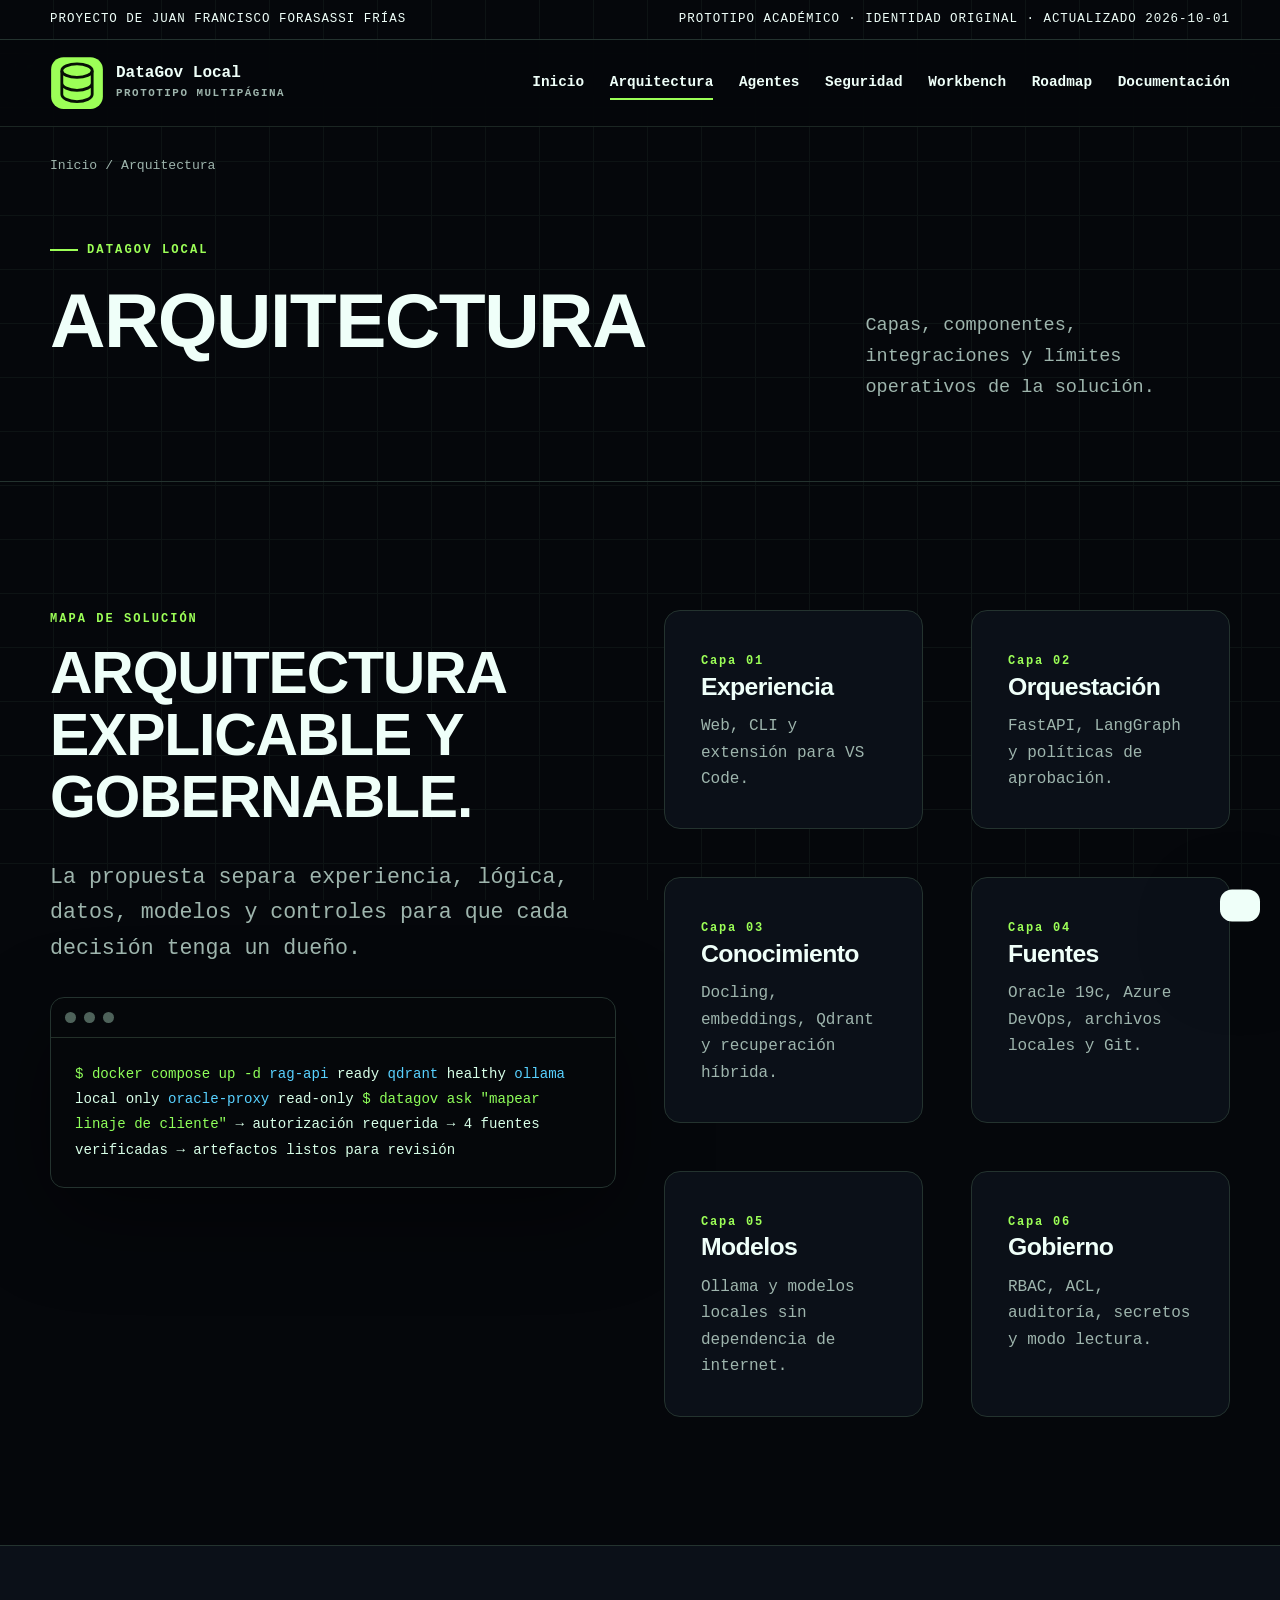
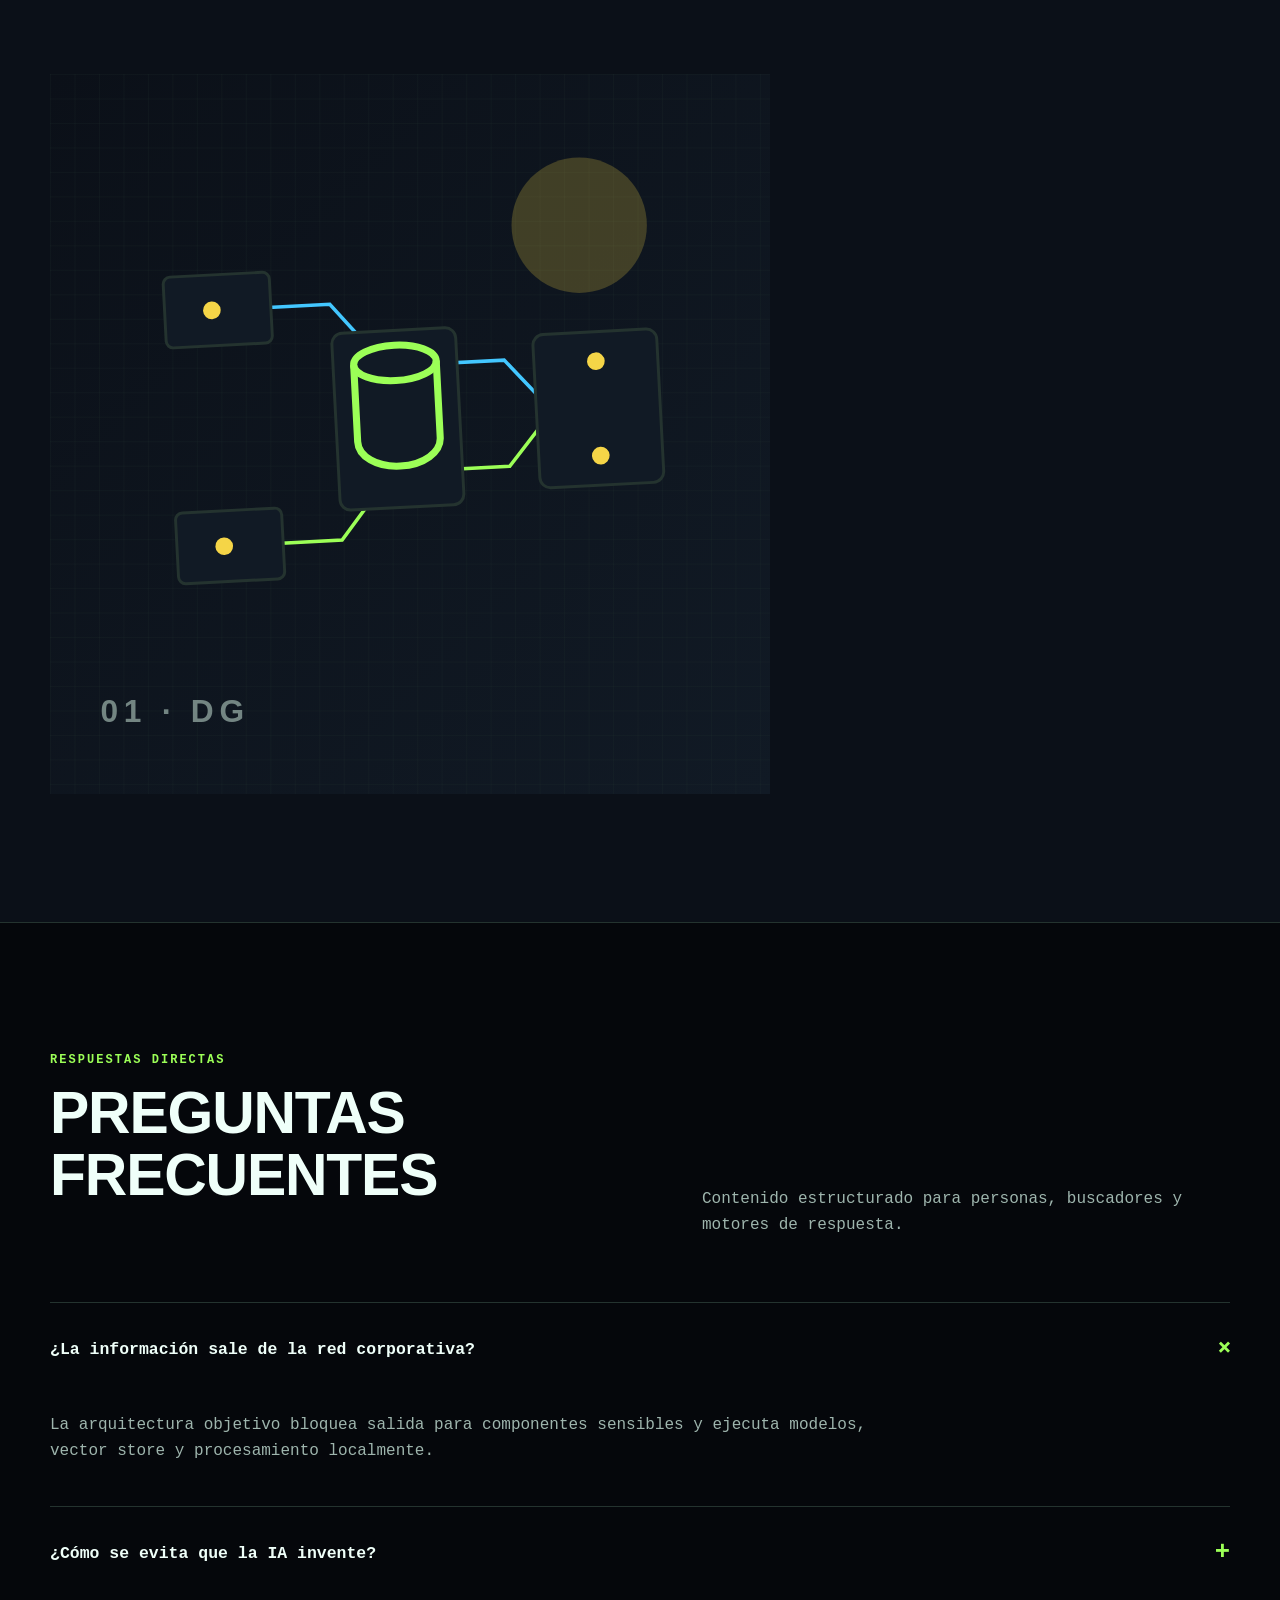
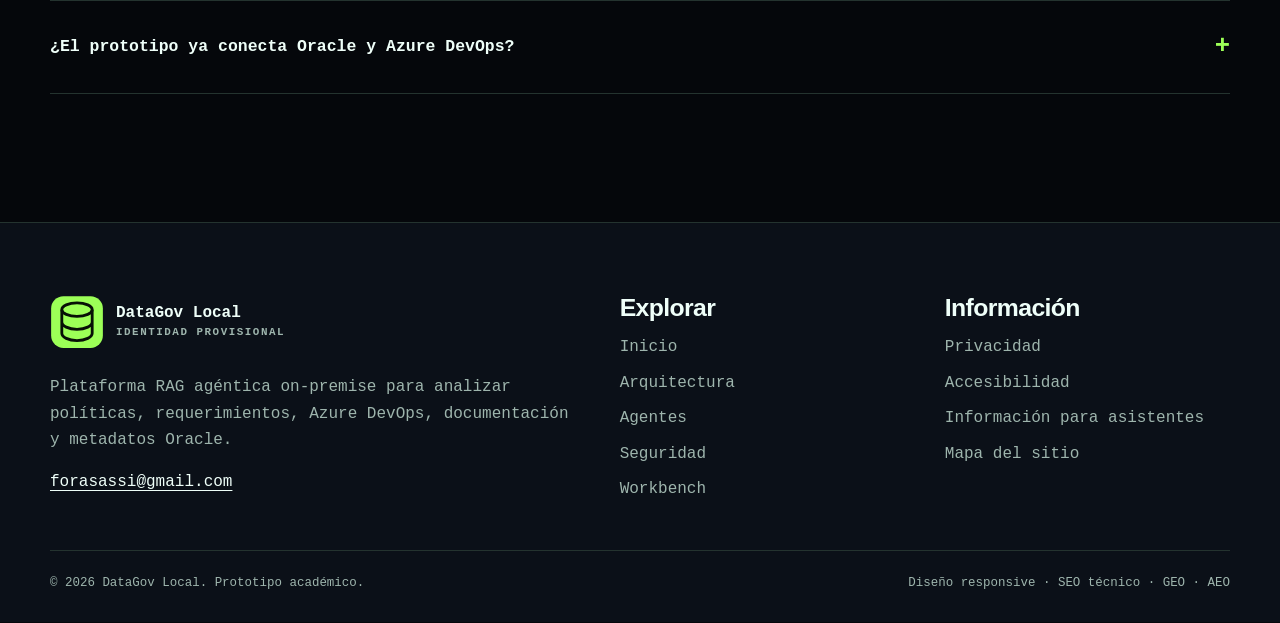
<file: arquitectura.html>
<!doctype html><html lang="es"><head>
<meta charset="utf-8"><meta name="viewport" content="width=device-width,initial-scale=1"><meta name="theme-color" content="#9cff57">
<title>Arquitectura | DataGov Local</title><meta name="description" content="Arquitectura de DataGov Local. DataGov Local coordina agentes especializados para recuperar evidencia, analizar requerimientos, descubrir estructuras de dato…"><meta name="robots" content="index,follow,max-image-preview:large,max-snippet:-1,max-video-preview:-1"><meta name="generator" content="Centro Iberoamericano · prototipo académico">
<link rel="canonical" href="./arquitectura.html"><link rel="icon" href="assets/img/favicon.svg" type="image/svg+xml"><link rel="manifest" href="manifest.webmanifest"><link rel="stylesheet" href="assets/css/styles.css">
<meta property="og:type" content="website"><meta property="og:locale" content="es_EC"><meta property="og:title" content="Arquitectura | DataGov Local"><meta property="og:description" content="Arquitectura de DataGov Local. DataGov Local coordina agentes especializados para recuperar evidencia, analizar requerimientos, descubrir estructuras de dato…"><meta property="og:url" content="./arquitectura.html"><meta property="og:image" content="assets/img/og-cover.png"><meta property="og:image:width" content="1200"><meta property="og:image:height" content="630"><meta property="og:site_name" content="DataGov Local">
<meta name="twitter:card" content="summary_large_image"><meta name="twitter:title" content="Arquitectura | DataGov Local"><meta name="twitter:description" content="Arquitectura de DataGov Local. DataGov Local coordina agentes especializados para recuperar evidencia, analizar requerimientos, descubrir estructuras de dato…"><meta name="twitter:image" content="assets/img/og-cover.png">
<script type="application/ld+json">{"@context":"https://schema.org","@type":"SoftwareApplication","@id":"./#entity","name":"DataGov Local","description":"Plataforma RAG agéntica on-premise para analizar políticas, requerimientos, Azure DevOps, documentación y metadatos Oracle.","url":"./index.html","logo":"./assets/img/logo.svg","image":"./assets/img/og-cover.png","inLanguage":"es","email":"forasassi@gmail.com"}</script><script type="application/ld+json">{"@context":"https://schema.org","@type":"WebSite","@id":"./#website","name":"DataGov Local","url":"./index.html","inLanguage":"es","publisher":{"@id":"./#entity"}}</script><script type="application/ld+json">{"@context":"https://schema.org","@type":"WebPage","name":"Arquitectura","description":"DataGov Local coordina agentes especializados para recuperar evidencia, analizar requerimientos, descubrir estructuras de datos y generar modelos, DDL, di…","url":"./arquitectura.html","inLanguage":"es","isPartOf":{"@id":"./#website"},"about":{"@id":"./#entity"},"dateModified":"2026-10-01"}</script><script type="application/ld+json">{"@context":"https://schema.org","@type":"BreadcrumbList","itemListElement":[{"@type":"ListItem","position":1,"name":"Inicio","item":"./index.html"},{"@type":"ListItem","position":2,"name":"Arquitectura","item":"./arquitectura.html"}]}</script><script type="application/ld+json">{"@context":"https://schema.org","@type":"FAQPage","mainEntity":[{"@type":"Question","name":"¿La información sale de la red corporativa?","acceptedAnswer":{"@type":"Answer","text":"La arquitectura objetivo bloquea salida para componentes sensibles y ejecuta modelos, vector store y procesamiento localmente."}},{"@type":"Question","name":"¿Cómo se evita que la IA invente?","acceptedAnswer":{"@type":"Answer","text":"Cada conclusión debe citar fuentes, separar hechos de recomendaciones y pasar validaciones y aprobación humana."}},{"@type":"Question","name":"¿El prototipo ya conecta Oracle y Azure DevOps?","acceptedAnswer":{"@type":"Answer","text":"No. La entrega web representa UX, arquitectura y roadmap; las integraciones requieren credenciales, red y desarrollo del MVP."}}]}</script></head><body data-theme="datagov"><a class="skip-link" href="#contenido">Saltar al contenido</a>
<div class="topbar"><div class="container"><span>Proyecto de Juan Francisco Forasassi Frías</span><span>Prototipo académico · identidad original · actualizado 2026-10-01</span></div></div>
<header class="site-header">
  <div class="container nav-wrap">
    <a class="brand" href="index.html" aria-label="Ir al inicio de DataGov Local"><img src="assets/img/favicon.svg" width="54" height="54" alt=""><span>DataGov Local<small>prototipo multipágina</small></span></a>
    <button class="menu-toggle" id="menu-toggle" type="button" aria-expanded="false" aria-controls="site-nav">Menú</button>
    <nav class="site-nav" id="site-nav" aria-label="Navegación principal"><a class="" href="index.html">Inicio</a><a class="" href="arquitectura.html" aria-current="page">Arquitectura</a><a class="" href="agentes.html">Agentes</a><a class="" href="seguridad.html">Seguridad</a><a class="" href="workbench.html">Workbench</a><a class="" href="roadmap.html">Roadmap</a><a class="" href="documentacion.html">Documentación</a></nav>
  </div>
</header><main id="contenido"><div class="container breadcrumbs"><a href="index.html">Inicio</a><span aria-hidden="true">/</span><span>Arquitectura</span></div><section class="page-hero"><div class="container inner"><div><div class="eyebrow">DataGov Local</div><h1>Arquitectura</h1></div><p>Capas, componentes, integraciones y límites operativos de la solución.</p></div></section><section class="section"><div class="container grid-2"><div><div class="kicker">Mapa de solución</div><h2>Arquitectura explicable y gobernable.</h2><p class="lead">La propuesta separa experiencia, lógica, datos, modelos y controles para que cada decisión tenga un dueño.</p><div class="code-window"><div class="code-head"><i></i><i></i><i></i></div><div class="code-body"><span class="cmd">$ docker compose up -d</span>
<span class="key">rag-api</span>      ready
<span class="key">qdrant</span>       healthy
<span class="key">ollama</span>       local only
<span class="key">oracle-proxy</span> read-only

<span class="cmd">$ datagov ask "mapear linaje de cliente"</span>
→ autorización requerida
→ 4 fuentes verificadas
→ artefactos listos para revisión</div></div></div><div class="grid-2"><article class="card"><span class="number">Capa 01</span><h3>Experiencia</h3><p>Web, CLI y extensión para VS Code.</p></article><article class="card"><span class="number">Capa 02</span><h3>Orquestación</h3><p>FastAPI, LangGraph y políticas de aprobación.</p></article><article class="card"><span class="number">Capa 03</span><h3>Conocimiento</h3><p>Docling, embeddings, Qdrant y recuperación híbrida.</p></article><article class="card"><span class="number">Capa 04</span><h3>Fuentes</h3><p>Oracle 19c, Azure DevOps, archivos locales y Git.</p></article><article class="card"><span class="number">Capa 05</span><h3>Modelos</h3><p>Ollama y modelos locales sin dependencia de internet.</p></article><article class="card"><span class="number">Capa 06</span><h3>Gobierno</h3><p>RBAC, ACL, auditoría, secretos y modo lectura.</p></article></div></div></section><section class="section section-alt"><div class="container"><img src="assets/img/visual-1.svg" width="720" height="720" loading="lazy" alt="Arquitectura visual original"></div></section><section class="section"><div class="container"><div class="section-head"><div><div class="kicker">Respuestas directas</div><h2>Preguntas frecuentes</h2></div><p>Contenido estructurado para personas, buscadores y motores de respuesta.</p></div><div class="faq-list"><div class="faq-item" data-open="true"><button class="faq-question" type="button" aria-expanded="true"><span>¿La información sale de la red corporativa?</span><span aria-hidden="true">+</span></button><div class="faq-answer"><p>La arquitectura objetivo bloquea salida para componentes sensibles y ejecuta modelos, vector store y procesamiento localmente.</p></div></div><div class="faq-item" data-open="false"><button class="faq-question" type="button" aria-expanded="false"><span>¿Cómo se evita que la IA invente?</span><span aria-hidden="true">+</span></button><div class="faq-answer"><p>Cada conclusión debe citar fuentes, separar hechos de recomendaciones y pasar validaciones y aprobación humana.</p></div></div><div class="faq-item" data-open="false"><button class="faq-question" type="button" aria-expanded="false"><span>¿El prototipo ya conecta Oracle y Azure DevOps?</span><span aria-hidden="true">+</span></button><div class="faq-answer"><p>No. La entrega web representa UX, arquitectura y roadmap; las integraciones requieren credenciales, red y desarrollo del MVP.</p></div></div></div></div></section></main><footer class="site-footer">
  <div class="container">
    <div class="footer-grid">
      <div><a class="brand" href="index.html"><img src="assets/img/favicon.svg" width="54" height="54" alt=""><span>DataGov Local<small>identidad provisional</small></span></a><p>Plataforma RAG agéntica on-premise para analizar políticas, requerimientos, Azure DevOps, documentación y metadatos Oracle.</p><a href="mailto:forasassi@gmail.com">forasassi@gmail.com</a></div>
      <div><h3>Explorar</h3><div class="footer-links"><a href="index.html">Inicio</a><a href="arquitectura.html">Arquitectura</a><a href="agentes.html">Agentes</a><a href="seguridad.html">Seguridad</a><a href="workbench.html">Workbench</a></div></div>
      <div><h3>Información</h3><div class="footer-links"><a href="privacidad.html">Privacidad</a><a href="accesibilidad.html">Accesibilidad</a><a href="llms.txt">Información para asistentes</a><a href="sitemap.xml">Mapa del sitio</a></div></div>
    </div>
    <div class="footer-bottom"><span>© <span id="year">2026</span> DataGov Local. Prototipo académico.</span><span>Diseño responsive · SEO técnico · GEO · AEO</span></div>
  </div>
</footer><div id="toast" class="toast" role="status" aria-live="polite"></div><script src="assets/js/app.js" defer></script></body></html>
</file>
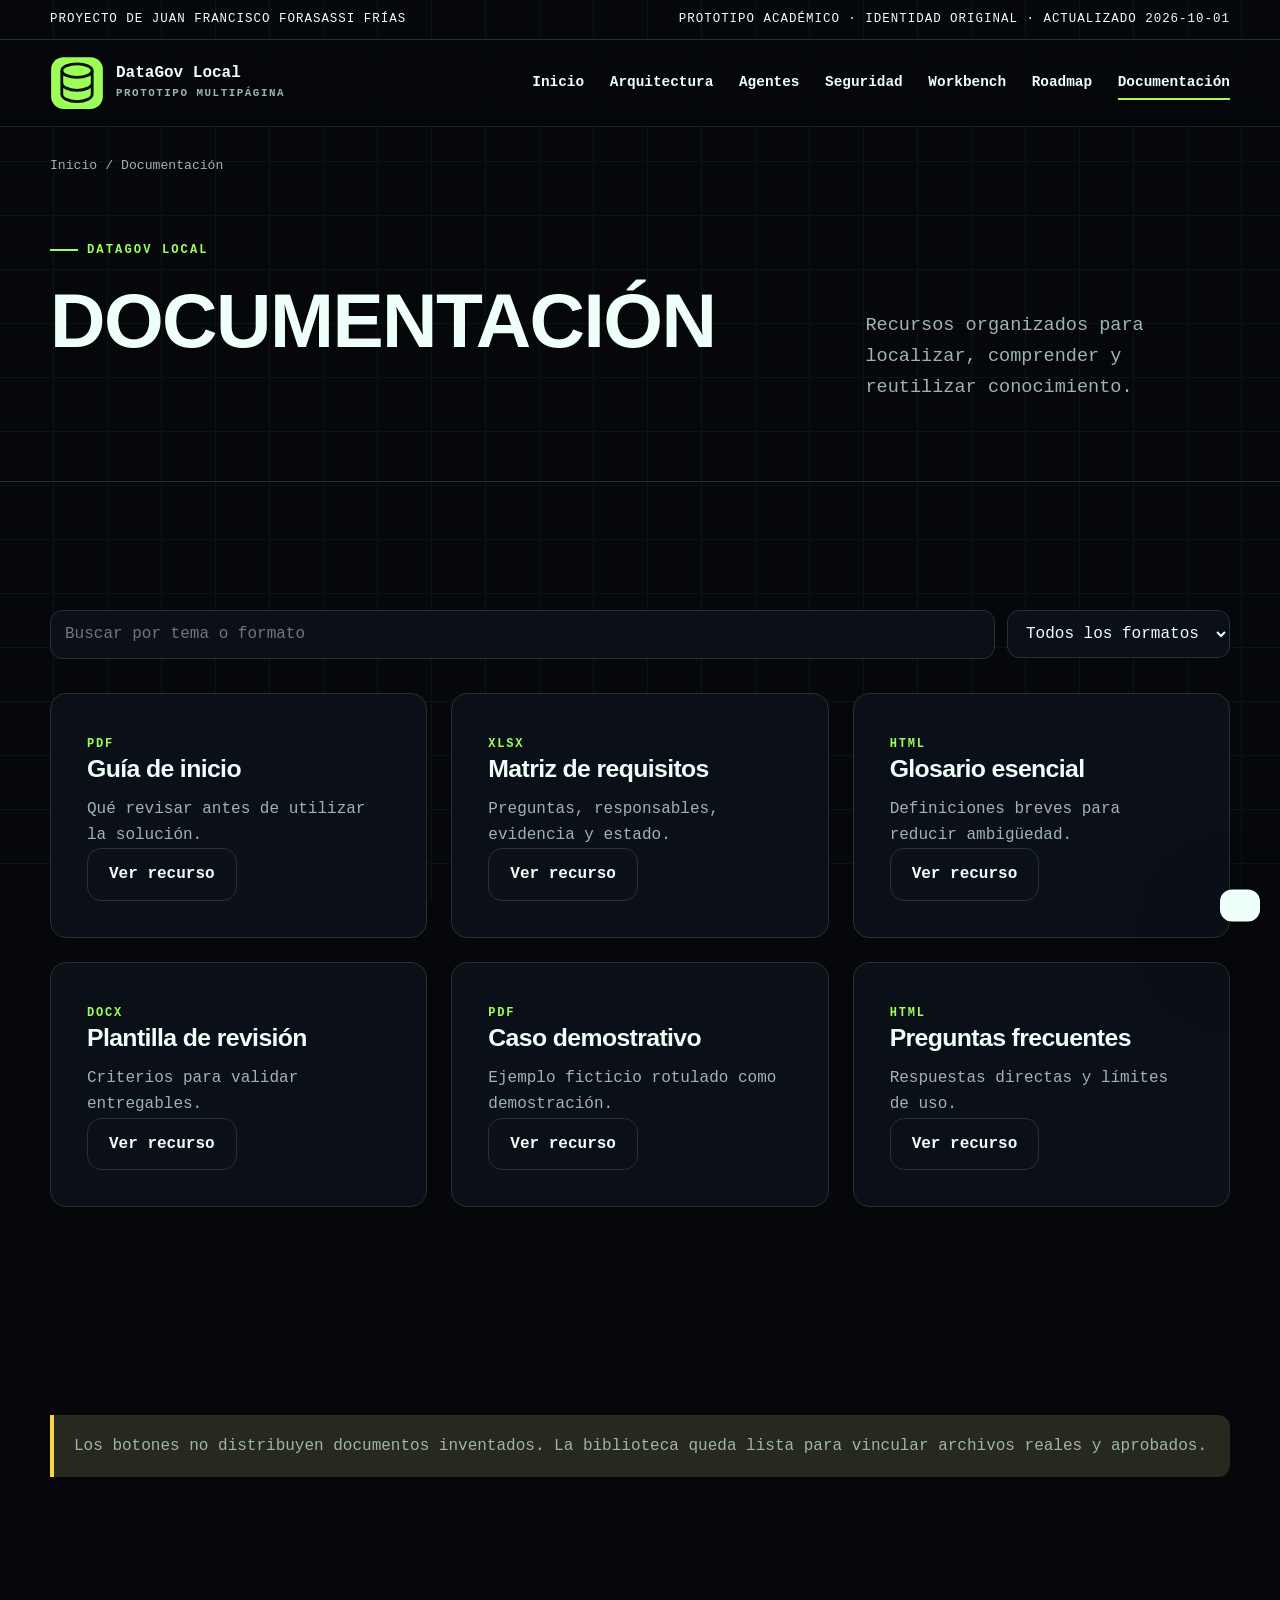
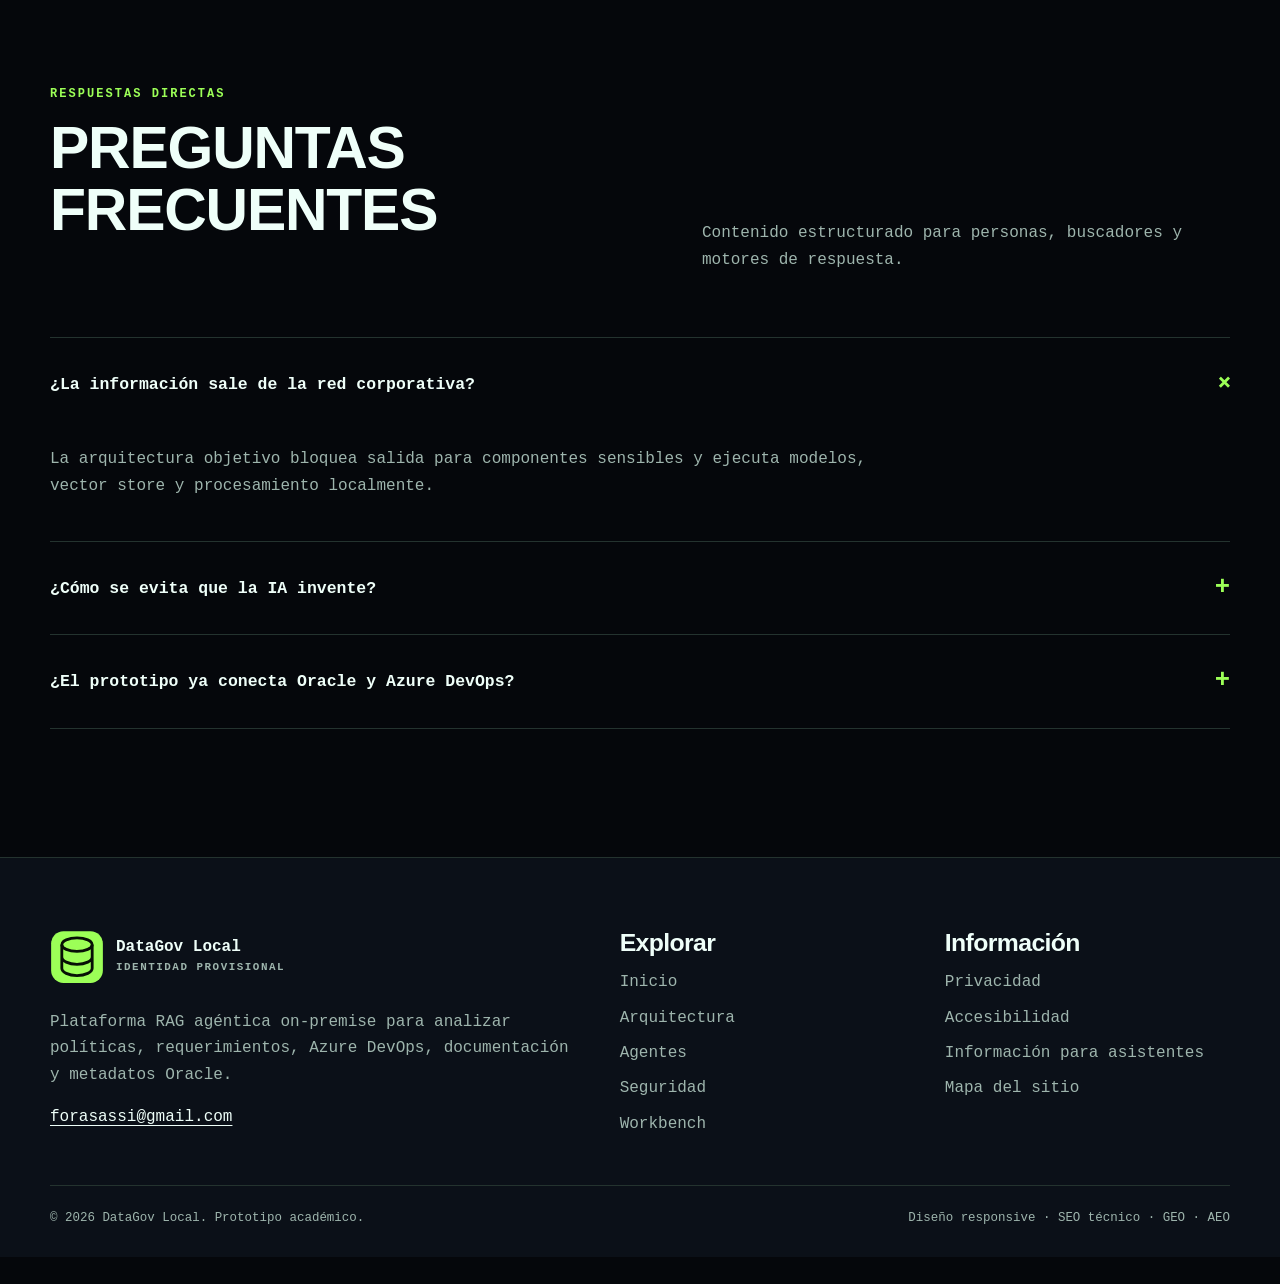
<file: documentacion.html>
<!doctype html><html lang="es"><head>
<meta charset="utf-8"><meta name="viewport" content="width=device-width,initial-scale=1"><meta name="theme-color" content="#9cff57">
<title>Documentación | DataGov Local</title><meta name="description" content="Documentación de DataGov Local. DataGov Local coordina agentes especializados para recuperar evidencia, analizar requerimientos, descubrir estructuras de dat…"><meta name="robots" content="index,follow,max-image-preview:large,max-snippet:-1,max-video-preview:-1"><meta name="generator" content="Centro Iberoamericano · prototipo académico">
<link rel="canonical" href="./documentacion.html"><link rel="icon" href="assets/img/favicon.svg" type="image/svg+xml"><link rel="manifest" href="manifest.webmanifest"><link rel="stylesheet" href="assets/css/styles.css">
<meta property="og:type" content="website"><meta property="og:locale" content="es_EC"><meta property="og:title" content="Documentación | DataGov Local"><meta property="og:description" content="Documentación de DataGov Local. DataGov Local coordina agentes especializados para recuperar evidencia, analizar requerimientos, descubrir estructuras de dat…"><meta property="og:url" content="./documentacion.html"><meta property="og:image" content="assets/img/og-cover.png"><meta property="og:image:width" content="1200"><meta property="og:image:height" content="630"><meta property="og:site_name" content="DataGov Local">
<meta name="twitter:card" content="summary_large_image"><meta name="twitter:title" content="Documentación | DataGov Local"><meta name="twitter:description" content="Documentación de DataGov Local. DataGov Local coordina agentes especializados para recuperar evidencia, analizar requerimientos, descubrir estructuras de dat…"><meta name="twitter:image" content="assets/img/og-cover.png">
<script type="application/ld+json">{"@context":"https://schema.org","@type":"SoftwareApplication","@id":"./#entity","name":"DataGov Local","description":"Plataforma RAG agéntica on-premise para analizar políticas, requerimientos, Azure DevOps, documentación y metadatos Oracle.","url":"./index.html","logo":"./assets/img/logo.svg","image":"./assets/img/og-cover.png","inLanguage":"es","email":"forasassi@gmail.com"}</script><script type="application/ld+json">{"@context":"https://schema.org","@type":"WebSite","@id":"./#website","name":"DataGov Local","url":"./index.html","inLanguage":"es","publisher":{"@id":"./#entity"}}</script><script type="application/ld+json">{"@context":"https://schema.org","@type":"CollectionPage","name":"Documentación","description":"DataGov Local coordina agentes especializados para recuperar evidencia, analizar requerimientos, descubrir estructuras de datos y generar modelos, DDL, di…","url":"./documentacion.html","inLanguage":"es","isPartOf":{"@id":"./#website"},"about":{"@id":"./#entity"},"dateModified":"2026-10-01"}</script><script type="application/ld+json">{"@context":"https://schema.org","@type":"BreadcrumbList","itemListElement":[{"@type":"ListItem","position":1,"name":"Inicio","item":"./index.html"},{"@type":"ListItem","position":2,"name":"Documentación","item":"./documentacion.html"}]}</script><script type="application/ld+json">{"@context":"https://schema.org","@type":"FAQPage","mainEntity":[{"@type":"Question","name":"¿La información sale de la red corporativa?","acceptedAnswer":{"@type":"Answer","text":"La arquitectura objetivo bloquea salida para componentes sensibles y ejecuta modelos, vector store y procesamiento localmente."}},{"@type":"Question","name":"¿Cómo se evita que la IA invente?","acceptedAnswer":{"@type":"Answer","text":"Cada conclusión debe citar fuentes, separar hechos de recomendaciones y pasar validaciones y aprobación humana."}},{"@type":"Question","name":"¿El prototipo ya conecta Oracle y Azure DevOps?","acceptedAnswer":{"@type":"Answer","text":"No. La entrega web representa UX, arquitectura y roadmap; las integraciones requieren credenciales, red y desarrollo del MVP."}}]}</script><script type="application/ld+json">{"@context":"https://schema.org","@type":"ItemList","name":"Documentación","description":"Colección demostrativa de DataGov Local; validar datos antes de publicar."}</script></head><body data-theme="datagov"><a class="skip-link" href="#contenido">Saltar al contenido</a>
<div class="topbar"><div class="container"><span>Proyecto de Juan Francisco Forasassi Frías</span><span>Prototipo académico · identidad original · actualizado 2026-10-01</span></div></div>
<header class="site-header">
  <div class="container nav-wrap">
    <a class="brand" href="index.html" aria-label="Ir al inicio de DataGov Local"><img src="assets/img/favicon.svg" width="54" height="54" alt=""><span>DataGov Local<small>prototipo multipágina</small></span></a>
    <button class="menu-toggle" id="menu-toggle" type="button" aria-expanded="false" aria-controls="site-nav">Menú</button>
    <nav class="site-nav" id="site-nav" aria-label="Navegación principal"><a class="" href="index.html">Inicio</a><a class="" href="arquitectura.html">Arquitectura</a><a class="" href="agentes.html">Agentes</a><a class="" href="seguridad.html">Seguridad</a><a class="" href="workbench.html">Workbench</a><a class="" href="roadmap.html">Roadmap</a><a class="" href="documentacion.html" aria-current="page">Documentación</a></nav>
  </div>
</header><main id="contenido"><div class="container breadcrumbs"><a href="index.html">Inicio</a><span aria-hidden="true">/</span><span>Documentación</span></div><section class="page-hero"><div class="container inner"><div><div class="eyebrow">DataGov Local</div><h1>Documentación</h1></div><p>Recursos organizados para localizar, comprender y reutilizar conocimiento.</p></div></section><section class="section"><div class="container"><div class="catalog-toolbar"><label class="sr-only" for="catalog-search">Buscar recursos</label><input id="catalog-search" type="search" placeholder="Buscar por tema o formato"><label class="sr-only" for="catalog-category">Formato</label><select id="catalog-category" data-filter="category"><option value="all">Todos los formatos</option><option value="pdf">PDF</option><option value="xlsx">XLSX</option><option value="docx">DOCX</option><option value="html">HTML</option></select></div><div class="grid-3"><article class="card" data-search="guía de inicio pdf qué revisar antes de utilizar la solución." data-category="pdf"><span class="number">PDF</span><h3>Guía de inicio</h3><p>Qué revisar antes de utilizar la solución.</p><button type="button" class="btn btn-ghost" data-action data-message="El recurso Guía de inicio es demostrativo y se conectará al archivo aprobado.">Ver recurso</button></article><article class="card" data-search="matriz de requisitos xlsx preguntas, responsables, evidencia y estado." data-category="xlsx"><span class="number">XLSX</span><h3>Matriz de requisitos</h3><p>Preguntas, responsables, evidencia y estado.</p><button type="button" class="btn btn-ghost" data-action data-message="El recurso Matriz de requisitos es demostrativo y se conectará al archivo aprobado.">Ver recurso</button></article><article class="card" data-search="glosario esencial html definiciones breves para reducir ambigüedad." data-category="html"><span class="number">HTML</span><h3>Glosario esencial</h3><p>Definiciones breves para reducir ambigüedad.</p><button type="button" class="btn btn-ghost" data-action data-message="El recurso Glosario esencial es demostrativo y se conectará al archivo aprobado.">Ver recurso</button></article><article class="card" data-search="plantilla de revisión docx criterios para validar entregables." data-category="docx"><span class="number">DOCX</span><h3>Plantilla de revisión</h3><p>Criterios para validar entregables.</p><button type="button" class="btn btn-ghost" data-action data-message="El recurso Plantilla de revisión es demostrativo y se conectará al archivo aprobado.">Ver recurso</button></article><article class="card" data-search="caso demostrativo pdf ejemplo ficticio rotulado como demostración." data-category="pdf"><span class="number">PDF</span><h3>Caso demostrativo</h3><p>Ejemplo ficticio rotulado como demostración.</p><button type="button" class="btn btn-ghost" data-action data-message="El recurso Caso demostrativo es demostrativo y se conectará al archivo aprobado.">Ver recurso</button></article><article class="card" data-search="preguntas frecuentes html respuestas directas y límites de uso." data-category="html"><span class="number">HTML</span><h3>Preguntas frecuentes</h3><p>Respuestas directas y límites de uso.</p><button type="button" class="btn btn-ghost" data-action data-message="El recurso Preguntas frecuentes es demostrativo y se conectará al archivo aprobado.">Ver recurso</button></article></div><div id="catalog-empty" class="empty-state">No se encontraron recursos con esos criterios.</div></div></section><section class="section-sm"><div class="container"><div class="notice">Los botones no distribuyen documentos inventados. La biblioteca queda lista para vincular archivos reales y aprobados.</div></div></section><section class="section"><div class="container"><div class="section-head"><div><div class="kicker">Respuestas directas</div><h2>Preguntas frecuentes</h2></div><p>Contenido estructurado para personas, buscadores y motores de respuesta.</p></div><div class="faq-list"><div class="faq-item" data-open="true"><button class="faq-question" type="button" aria-expanded="true"><span>¿La información sale de la red corporativa?</span><span aria-hidden="true">+</span></button><div class="faq-answer"><p>La arquitectura objetivo bloquea salida para componentes sensibles y ejecuta modelos, vector store y procesamiento localmente.</p></div></div><div class="faq-item" data-open="false"><button class="faq-question" type="button" aria-expanded="false"><span>¿Cómo se evita que la IA invente?</span><span aria-hidden="true">+</span></button><div class="faq-answer"><p>Cada conclusión debe citar fuentes, separar hechos de recomendaciones y pasar validaciones y aprobación humana.</p></div></div><div class="faq-item" data-open="false"><button class="faq-question" type="button" aria-expanded="false"><span>¿El prototipo ya conecta Oracle y Azure DevOps?</span><span aria-hidden="true">+</span></button><div class="faq-answer"><p>No. La entrega web representa UX, arquitectura y roadmap; las integraciones requieren credenciales, red y desarrollo del MVP.</p></div></div></div></div></section></main><footer class="site-footer">
  <div class="container">
    <div class="footer-grid">
      <div><a class="brand" href="index.html"><img src="assets/img/favicon.svg" width="54" height="54" alt=""><span>DataGov Local<small>identidad provisional</small></span></a><p>Plataforma RAG agéntica on-premise para analizar políticas, requerimientos, Azure DevOps, documentación y metadatos Oracle.</p><a href="mailto:forasassi@gmail.com">forasassi@gmail.com</a></div>
      <div><h3>Explorar</h3><div class="footer-links"><a href="index.html">Inicio</a><a href="arquitectura.html">Arquitectura</a><a href="agentes.html">Agentes</a><a href="seguridad.html">Seguridad</a><a href="workbench.html">Workbench</a></div></div>
      <div><h3>Información</h3><div class="footer-links"><a href="privacidad.html">Privacidad</a><a href="accesibilidad.html">Accesibilidad</a><a href="llms.txt">Información para asistentes</a><a href="sitemap.xml">Mapa del sitio</a></div></div>
    </div>
    <div class="footer-bottom"><span>© <span id="year">2026</span> DataGov Local. Prototipo académico.</span><span>Diseño responsive · SEO técnico · GEO · AEO</span></div>
  </div>
</footer><div id="toast" class="toast" role="status" aria-live="polite"></div><script src="assets/js/app.js" defer></script></body></html>
</file>
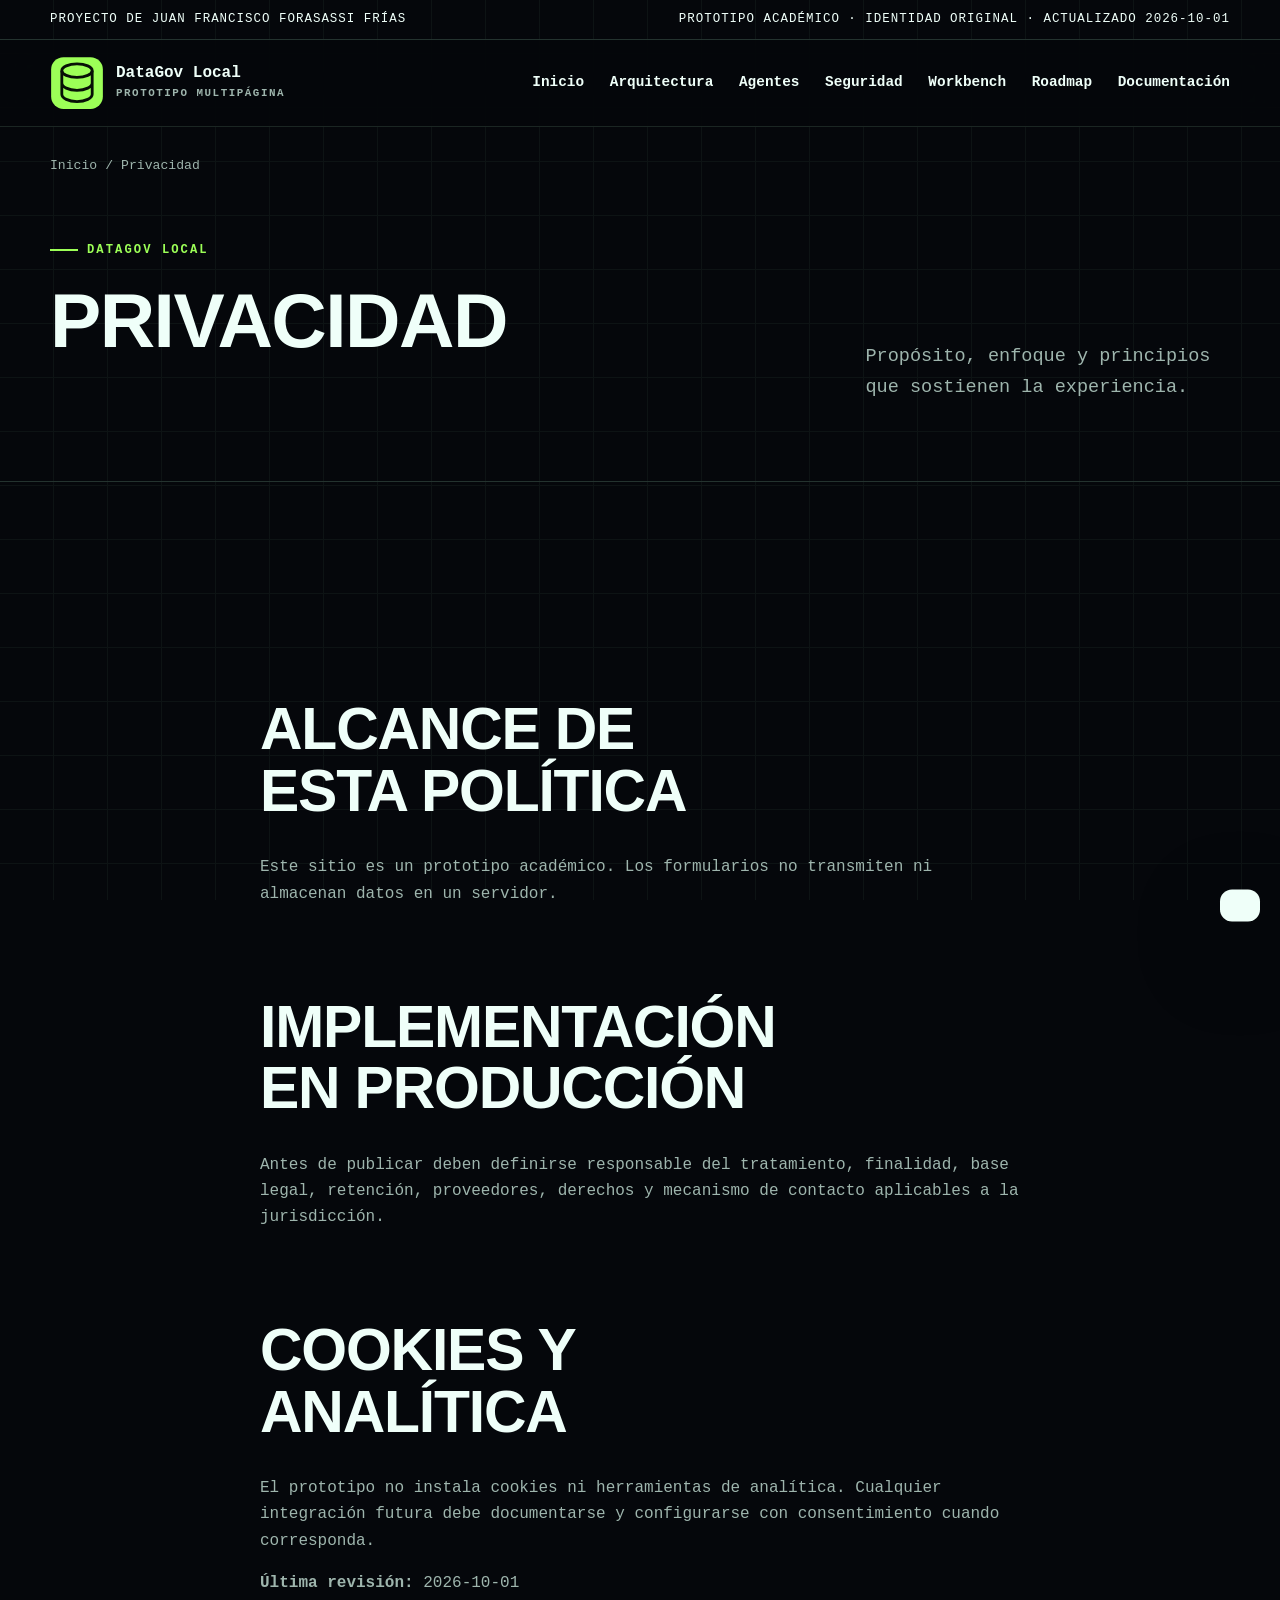
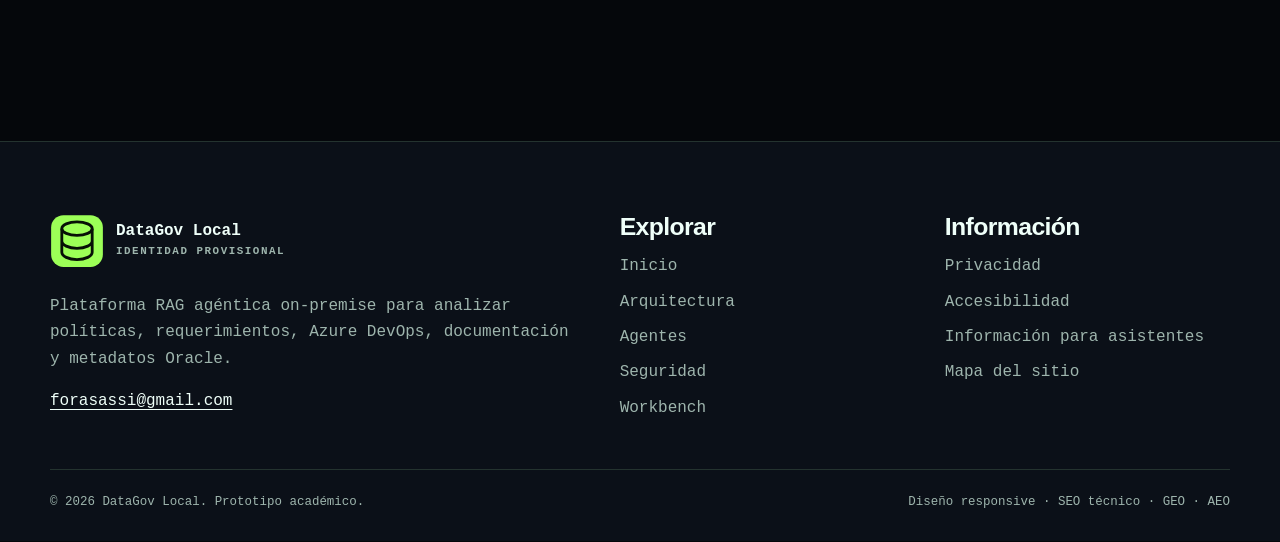
<file: privacidad.html>
<!doctype html><html lang="es"><head>
<meta charset="utf-8"><meta name="viewport" content="width=device-width,initial-scale=1"><meta name="theme-color" content="#9cff57">
<title>Privacidad | DataGov Local</title><meta name="description" content="Privacidad de DataGov Local. DataGov Local coordina agentes especializados para recuperar evidencia, analizar requerimientos, descubrir estructuras de datos…"><meta name="robots" content="index,follow,max-image-preview:large,max-snippet:-1,max-video-preview:-1"><meta name="generator" content="Centro Iberoamericano · prototipo académico">
<link rel="canonical" href="./privacidad.html"><link rel="icon" href="assets/img/favicon.svg" type="image/svg+xml"><link rel="manifest" href="manifest.webmanifest"><link rel="stylesheet" href="assets/css/styles.css">
<meta property="og:type" content="website"><meta property="og:locale" content="es_EC"><meta property="og:title" content="Privacidad | DataGov Local"><meta property="og:description" content="Privacidad de DataGov Local. DataGov Local coordina agentes especializados para recuperar evidencia, analizar requerimientos, descubrir estructuras de datos…"><meta property="og:url" content="./privacidad.html"><meta property="og:image" content="assets/img/og-cover.png"><meta property="og:image:width" content="1200"><meta property="og:image:height" content="630"><meta property="og:site_name" content="DataGov Local">
<meta name="twitter:card" content="summary_large_image"><meta name="twitter:title" content="Privacidad | DataGov Local"><meta name="twitter:description" content="Privacidad de DataGov Local. DataGov Local coordina agentes especializados para recuperar evidencia, analizar requerimientos, descubrir estructuras de datos…"><meta name="twitter:image" content="assets/img/og-cover.png">
<script type="application/ld+json">{"@context":"https://schema.org","@type":"SoftwareApplication","@id":"./#entity","name":"DataGov Local","description":"Plataforma RAG agéntica on-premise para analizar políticas, requerimientos, Azure DevOps, documentación y metadatos Oracle.","url":"./index.html","logo":"./assets/img/logo.svg","image":"./assets/img/og-cover.png","inLanguage":"es","email":"forasassi@gmail.com"}</script><script type="application/ld+json">{"@context":"https://schema.org","@type":"WebSite","@id":"./#website","name":"DataGov Local","url":"./index.html","inLanguage":"es","publisher":{"@id":"./#entity"}}</script><script type="application/ld+json">{"@context":"https://schema.org","@type":"WebPage","name":"Privacidad","description":"DataGov Local coordina agentes especializados para recuperar evidencia, analizar requerimientos, descubrir estructuras de datos y generar modelos, DDL, di…","url":"./privacidad.html","inLanguage":"es","isPartOf":{"@id":"./#website"},"about":{"@id":"./#entity"},"dateModified":"2026-10-01"}</script><script type="application/ld+json">{"@context":"https://schema.org","@type":"BreadcrumbList","itemListElement":[{"@type":"ListItem","position":1,"name":"Inicio","item":"./index.html"},{"@type":"ListItem","position":2,"name":"Privacidad","item":"./privacidad.html"}]}</script></head><body data-theme="datagov"><a class="skip-link" href="#contenido">Saltar al contenido</a>
<div class="topbar"><div class="container"><span>Proyecto de Juan Francisco Forasassi Frías</span><span>Prototipo académico · identidad original · actualizado 2026-10-01</span></div></div>
<header class="site-header">
  <div class="container nav-wrap">
    <a class="brand" href="index.html" aria-label="Ir al inicio de DataGov Local"><img src="assets/img/favicon.svg" width="54" height="54" alt=""><span>DataGov Local<small>prototipo multipágina</small></span></a>
    <button class="menu-toggle" id="menu-toggle" type="button" aria-expanded="false" aria-controls="site-nav">Menú</button>
    <nav class="site-nav" id="site-nav" aria-label="Navegación principal"><a class="" href="index.html">Inicio</a><a class="" href="arquitectura.html">Arquitectura</a><a class="" href="agentes.html">Agentes</a><a class="" href="seguridad.html">Seguridad</a><a class="" href="workbench.html">Workbench</a><a class="" href="roadmap.html">Roadmap</a><a class="" href="documentacion.html">Documentación</a></nav>
  </div>
</header><main id="contenido"><div class="container breadcrumbs"><a href="index.html">Inicio</a><span aria-hidden="true">/</span><span>Privacidad</span></div><section class="page-hero"><div class="container inner"><div><div class="eyebrow">DataGov Local</div><h1>Privacidad</h1></div><p>Propósito, enfoque y principios que sostienen la experiencia.</p></div></section><section class="section"><div class="container prose"><h2>Alcance de esta política</h2><p>Este sitio es un prototipo académico. Los formularios no transmiten ni almacenan datos en un servidor.</p><h2>Implementación en producción</h2><p>Antes de publicar deben definirse responsable del tratamiento, finalidad, base legal, retención, proveedores, derechos y mecanismo de contacto aplicables a la jurisdicción.</p><h2>Cookies y analítica</h2><p>El prototipo no instala cookies ni herramientas de analítica. Cualquier integración futura debe documentarse y configurarse con consentimiento cuando corresponda.</p><p><strong>Última revisión:</strong> 2026-10-01</p></div></section></main><footer class="site-footer">
  <div class="container">
    <div class="footer-grid">
      <div><a class="brand" href="index.html"><img src="assets/img/favicon.svg" width="54" height="54" alt=""><span>DataGov Local<small>identidad provisional</small></span></a><p>Plataforma RAG agéntica on-premise para analizar políticas, requerimientos, Azure DevOps, documentación y metadatos Oracle.</p><a href="mailto:forasassi@gmail.com">forasassi@gmail.com</a></div>
      <div><h3>Explorar</h3><div class="footer-links"><a href="index.html">Inicio</a><a href="arquitectura.html">Arquitectura</a><a href="agentes.html">Agentes</a><a href="seguridad.html">Seguridad</a><a href="workbench.html">Workbench</a></div></div>
      <div><h3>Información</h3><div class="footer-links"><a href="privacidad.html">Privacidad</a><a href="accesibilidad.html">Accesibilidad</a><a href="llms.txt">Información para asistentes</a><a href="sitemap.xml">Mapa del sitio</a></div></div>
    </div>
    <div class="footer-bottom"><span>© <span id="year">2026</span> DataGov Local. Prototipo académico.</span><span>Diseño responsive · SEO técnico · GEO · AEO</span></div>
  </div>
</footer><div id="toast" class="toast" role="status" aria-live="polite"></div><script src="assets/js/app.js" defer></script></body></html>
</file>
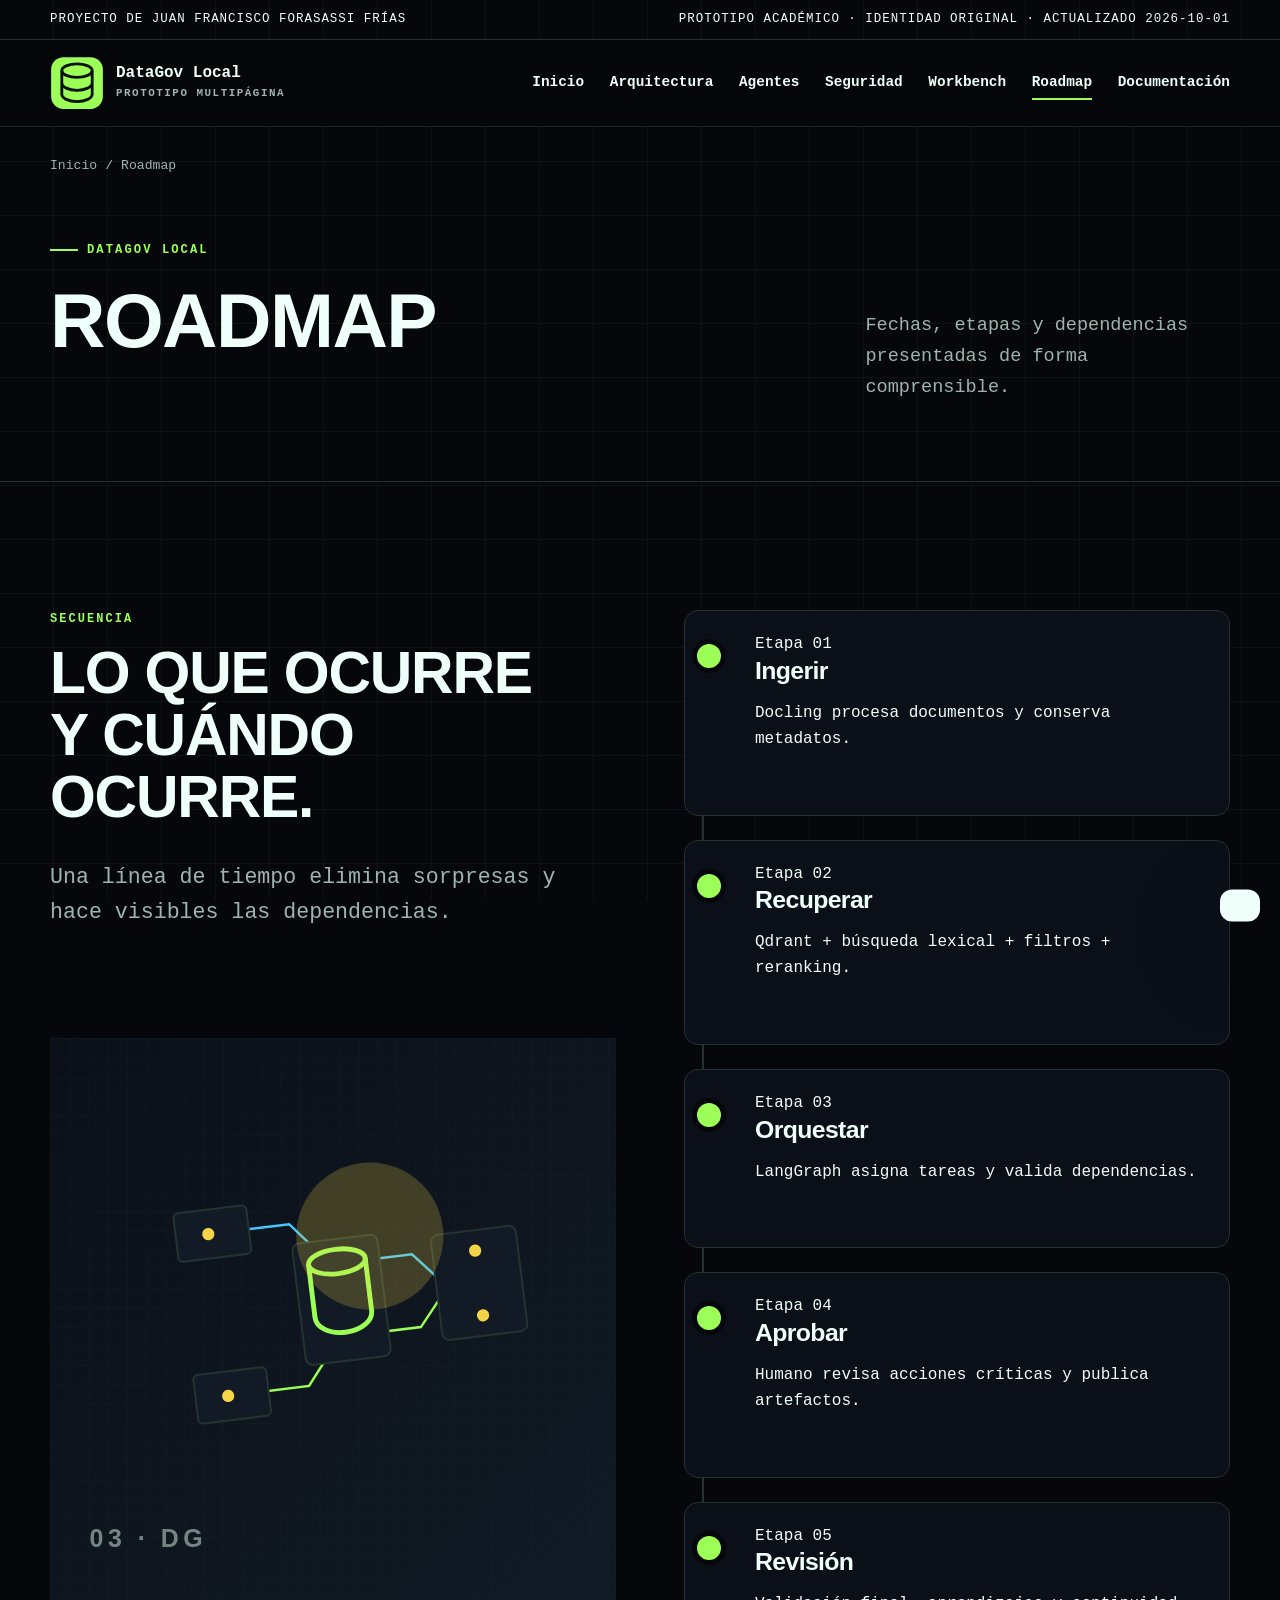
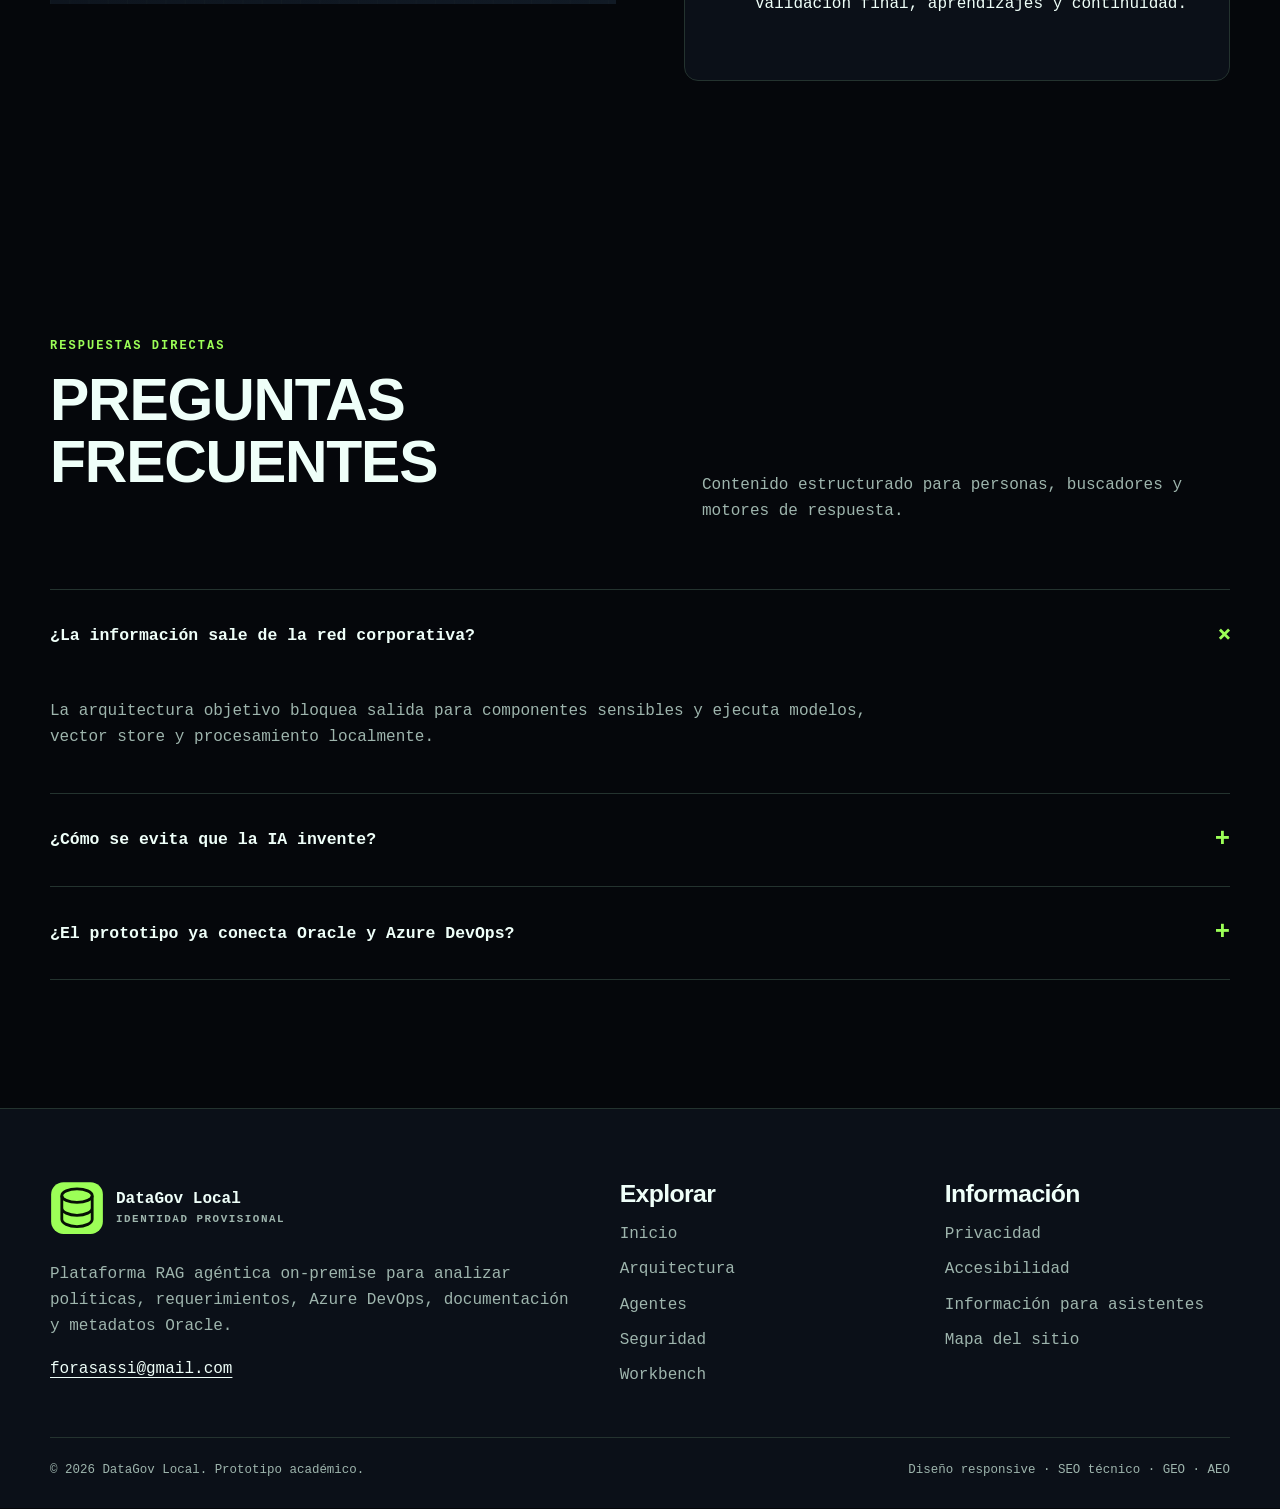
<file: roadmap.html>
<!doctype html><html lang="es"><head>
<meta charset="utf-8"><meta name="viewport" content="width=device-width,initial-scale=1"><meta name="theme-color" content="#9cff57">
<title>Roadmap | DataGov Local</title><meta name="description" content="Roadmap de DataGov Local. DataGov Local coordina agentes especializados para recuperar evidencia, analizar requerimientos, descubrir estructuras de datos y g…"><meta name="robots" content="index,follow,max-image-preview:large,max-snippet:-1,max-video-preview:-1"><meta name="generator" content="Centro Iberoamericano · prototipo académico">
<link rel="canonical" href="./roadmap.html"><link rel="icon" href="assets/img/favicon.svg" type="image/svg+xml"><link rel="manifest" href="manifest.webmanifest"><link rel="stylesheet" href="assets/css/styles.css">
<meta property="og:type" content="website"><meta property="og:locale" content="es_EC"><meta property="og:title" content="Roadmap | DataGov Local"><meta property="og:description" content="Roadmap de DataGov Local. DataGov Local coordina agentes especializados para recuperar evidencia, analizar requerimientos, descubrir estructuras de datos y g…"><meta property="og:url" content="./roadmap.html"><meta property="og:image" content="assets/img/og-cover.png"><meta property="og:image:width" content="1200"><meta property="og:image:height" content="630"><meta property="og:site_name" content="DataGov Local">
<meta name="twitter:card" content="summary_large_image"><meta name="twitter:title" content="Roadmap | DataGov Local"><meta name="twitter:description" content="Roadmap de DataGov Local. DataGov Local coordina agentes especializados para recuperar evidencia, analizar requerimientos, descubrir estructuras de datos y g…"><meta name="twitter:image" content="assets/img/og-cover.png">
<script type="application/ld+json">{"@context":"https://schema.org","@type":"SoftwareApplication","@id":"./#entity","name":"DataGov Local","description":"Plataforma RAG agéntica on-premise para analizar políticas, requerimientos, Azure DevOps, documentación y metadatos Oracle.","url":"./index.html","logo":"./assets/img/logo.svg","image":"./assets/img/og-cover.png","inLanguage":"es","email":"forasassi@gmail.com"}</script><script type="application/ld+json">{"@context":"https://schema.org","@type":"WebSite","@id":"./#website","name":"DataGov Local","url":"./index.html","inLanguage":"es","publisher":{"@id":"./#entity"}}</script><script type="application/ld+json">{"@context":"https://schema.org","@type":"WebPage","name":"Roadmap","description":"DataGov Local coordina agentes especializados para recuperar evidencia, analizar requerimientos, descubrir estructuras de datos y generar modelos, DDL, di…","url":"./roadmap.html","inLanguage":"es","isPartOf":{"@id":"./#website"},"about":{"@id":"./#entity"},"dateModified":"2026-10-01"}</script><script type="application/ld+json">{"@context":"https://schema.org","@type":"BreadcrumbList","itemListElement":[{"@type":"ListItem","position":1,"name":"Inicio","item":"./index.html"},{"@type":"ListItem","position":2,"name":"Roadmap","item":"./roadmap.html"}]}</script><script type="application/ld+json">{"@context":"https://schema.org","@type":"FAQPage","mainEntity":[{"@type":"Question","name":"¿La información sale de la red corporativa?","acceptedAnswer":{"@type":"Answer","text":"La arquitectura objetivo bloquea salida para componentes sensibles y ejecuta modelos, vector store y procesamiento localmente."}},{"@type":"Question","name":"¿Cómo se evita que la IA invente?","acceptedAnswer":{"@type":"Answer","text":"Cada conclusión debe citar fuentes, separar hechos de recomendaciones y pasar validaciones y aprobación humana."}},{"@type":"Question","name":"¿El prototipo ya conecta Oracle y Azure DevOps?","acceptedAnswer":{"@type":"Answer","text":"No. La entrega web representa UX, arquitectura y roadmap; las integraciones requieren credenciales, red y desarrollo del MVP."}}]}</script></head><body data-theme="datagov"><a class="skip-link" href="#contenido">Saltar al contenido</a>
<div class="topbar"><div class="container"><span>Proyecto de Juan Francisco Forasassi Frías</span><span>Prototipo académico · identidad original · actualizado 2026-10-01</span></div></div>
<header class="site-header">
  <div class="container nav-wrap">
    <a class="brand" href="index.html" aria-label="Ir al inicio de DataGov Local"><img src="assets/img/favicon.svg" width="54" height="54" alt=""><span>DataGov Local<small>prototipo multipágina</small></span></a>
    <button class="menu-toggle" id="menu-toggle" type="button" aria-expanded="false" aria-controls="site-nav">Menú</button>
    <nav class="site-nav" id="site-nav" aria-label="Navegación principal"><a class="" href="index.html">Inicio</a><a class="" href="arquitectura.html">Arquitectura</a><a class="" href="agentes.html">Agentes</a><a class="" href="seguridad.html">Seguridad</a><a class="" href="workbench.html">Workbench</a><a class="" href="roadmap.html" aria-current="page">Roadmap</a><a class="" href="documentacion.html">Documentación</a></nav>
  </div>
</header><main id="contenido"><div class="container breadcrumbs"><a href="index.html">Inicio</a><span aria-hidden="true">/</span><span>Roadmap</span></div><section class="page-hero"><div class="container inner"><div><div class="eyebrow">DataGov Local</div><h1>Roadmap</h1></div><p>Fechas, etapas y dependencias presentadas de forma comprensible.</p></div></section><section class="section"><div class="container grid-2"><div><div class="kicker">Secuencia</div><h2>Lo que ocurre y cuándo ocurre.</h2><p class="lead">Una línea de tiempo elimina sorpresas y hace visibles las dependencias.</p><img src="assets/img/visual-3.svg" width="720" height="720" loading="lazy" alt="Ilustración original de la secuencia"></div><div class="timeline"><article class="timeline-item"><span class="number">Etapa 01</span><h3>Ingerir</h3><p>Docling procesa documentos y conserva metadatos.</p></article><article class="timeline-item"><span class="number">Etapa 02</span><h3>Recuperar</h3><p>Qdrant + búsqueda lexical + filtros + reranking.</p></article><article class="timeline-item"><span class="number">Etapa 03</span><h3>Orquestar</h3><p>LangGraph asigna tareas y valida dependencias.</p></article><article class="timeline-item"><span class="number">Etapa 04</span><h3>Aprobar</h3><p>Humano revisa acciones críticas y publica artefactos.</p></article><article class="timeline-item"><span class="number">Etapa 05</span><h3>Revisión</h3><p>Validación final, aprendizajes y continuidad.</p></article></div></div></section><section class="section"><div class="container"><div class="section-head"><div><div class="kicker">Respuestas directas</div><h2>Preguntas frecuentes</h2></div><p>Contenido estructurado para personas, buscadores y motores de respuesta.</p></div><div class="faq-list"><div class="faq-item" data-open="true"><button class="faq-question" type="button" aria-expanded="true"><span>¿La información sale de la red corporativa?</span><span aria-hidden="true">+</span></button><div class="faq-answer"><p>La arquitectura objetivo bloquea salida para componentes sensibles y ejecuta modelos, vector store y procesamiento localmente.</p></div></div><div class="faq-item" data-open="false"><button class="faq-question" type="button" aria-expanded="false"><span>¿Cómo se evita que la IA invente?</span><span aria-hidden="true">+</span></button><div class="faq-answer"><p>Cada conclusión debe citar fuentes, separar hechos de recomendaciones y pasar validaciones y aprobación humana.</p></div></div><div class="faq-item" data-open="false"><button class="faq-question" type="button" aria-expanded="false"><span>¿El prototipo ya conecta Oracle y Azure DevOps?</span><span aria-hidden="true">+</span></button><div class="faq-answer"><p>No. La entrega web representa UX, arquitectura y roadmap; las integraciones requieren credenciales, red y desarrollo del MVP.</p></div></div></div></div></section></main><footer class="site-footer">
  <div class="container">
    <div class="footer-grid">
      <div><a class="brand" href="index.html"><img src="assets/img/favicon.svg" width="54" height="54" alt=""><span>DataGov Local<small>identidad provisional</small></span></a><p>Plataforma RAG agéntica on-premise para analizar políticas, requerimientos, Azure DevOps, documentación y metadatos Oracle.</p><a href="mailto:forasassi@gmail.com">forasassi@gmail.com</a></div>
      <div><h3>Explorar</h3><div class="footer-links"><a href="index.html">Inicio</a><a href="arquitectura.html">Arquitectura</a><a href="agentes.html">Agentes</a><a href="seguridad.html">Seguridad</a><a href="workbench.html">Workbench</a></div></div>
      <div><h3>Información</h3><div class="footer-links"><a href="privacidad.html">Privacidad</a><a href="accesibilidad.html">Accesibilidad</a><a href="llms.txt">Información para asistentes</a><a href="sitemap.xml">Mapa del sitio</a></div></div>
    </div>
    <div class="footer-bottom"><span>© <span id="year">2026</span> DataGov Local. Prototipo académico.</span><span>Diseño responsive · SEO técnico · GEO · AEO</span></div>
  </div>
</footer><div id="toast" class="toast" role="status" aria-live="polite"></div><script src="assets/js/app.js" defer></script></body></html>
</file>
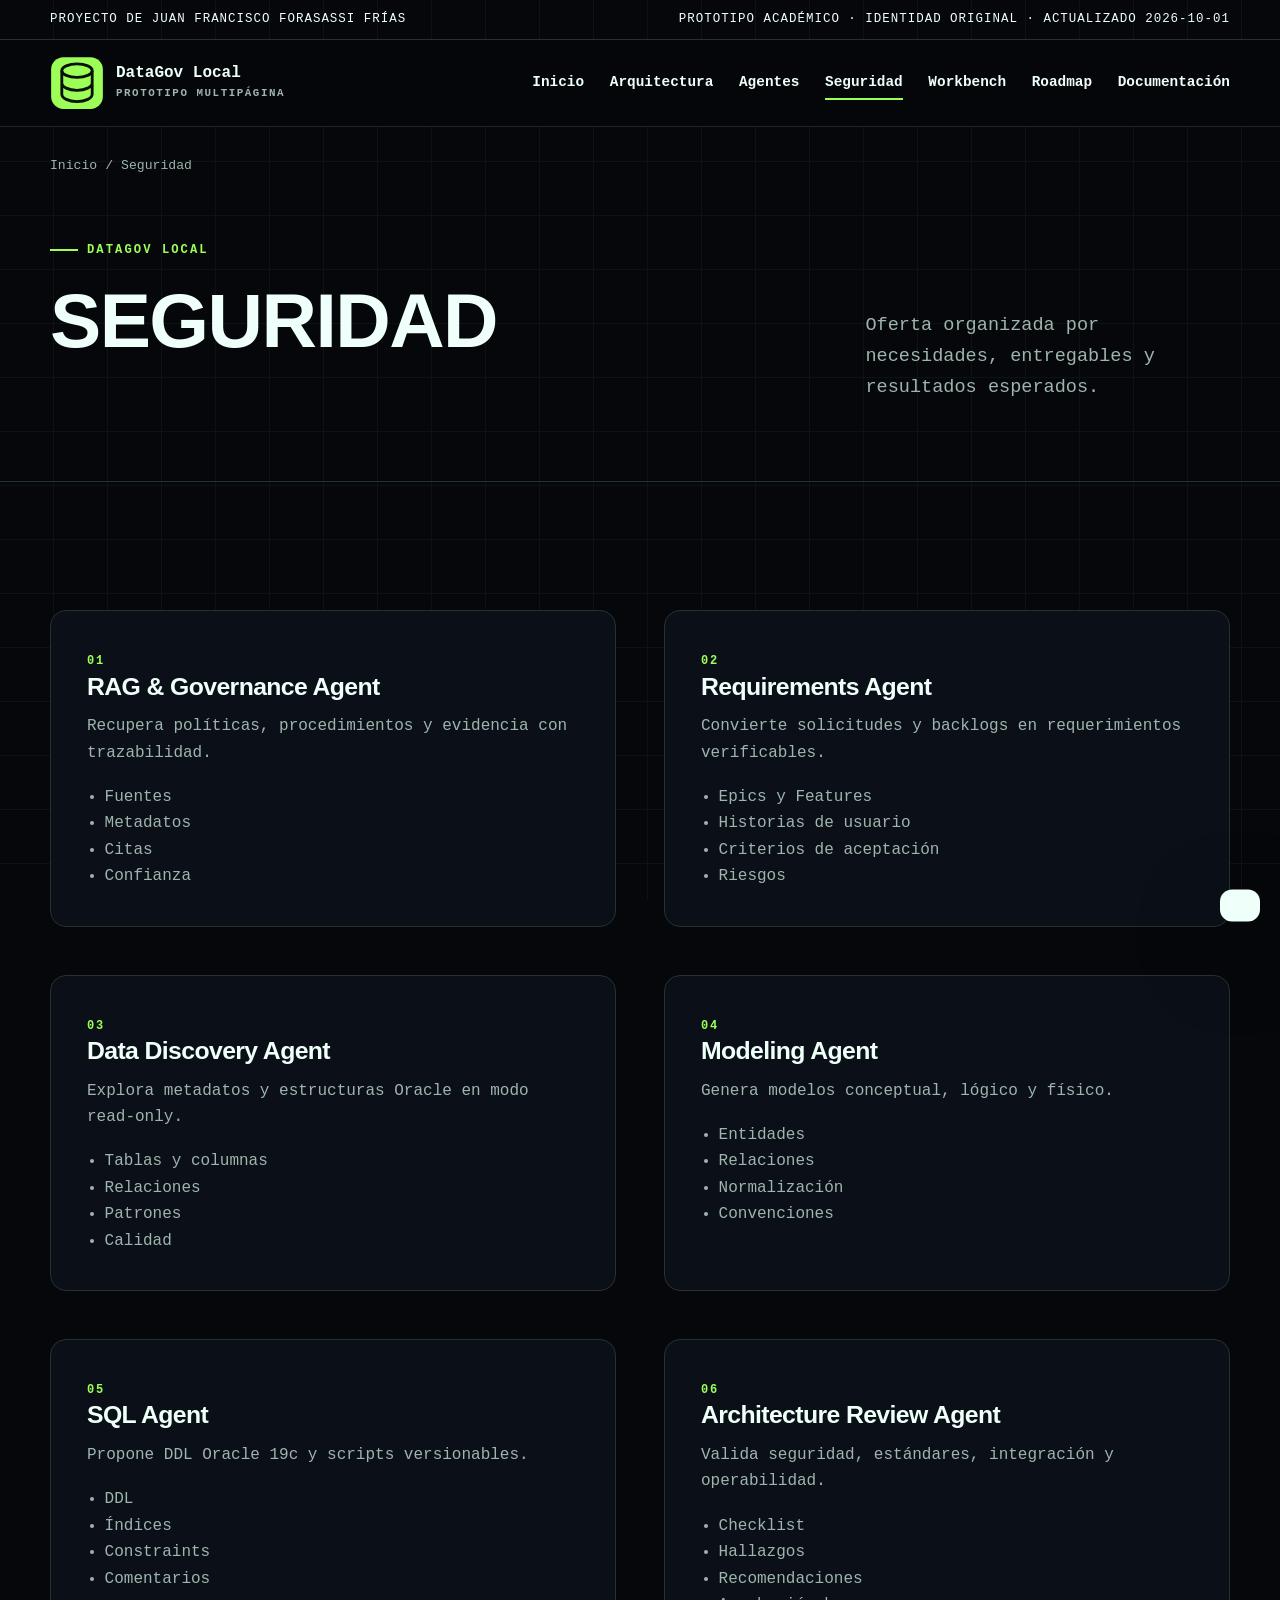
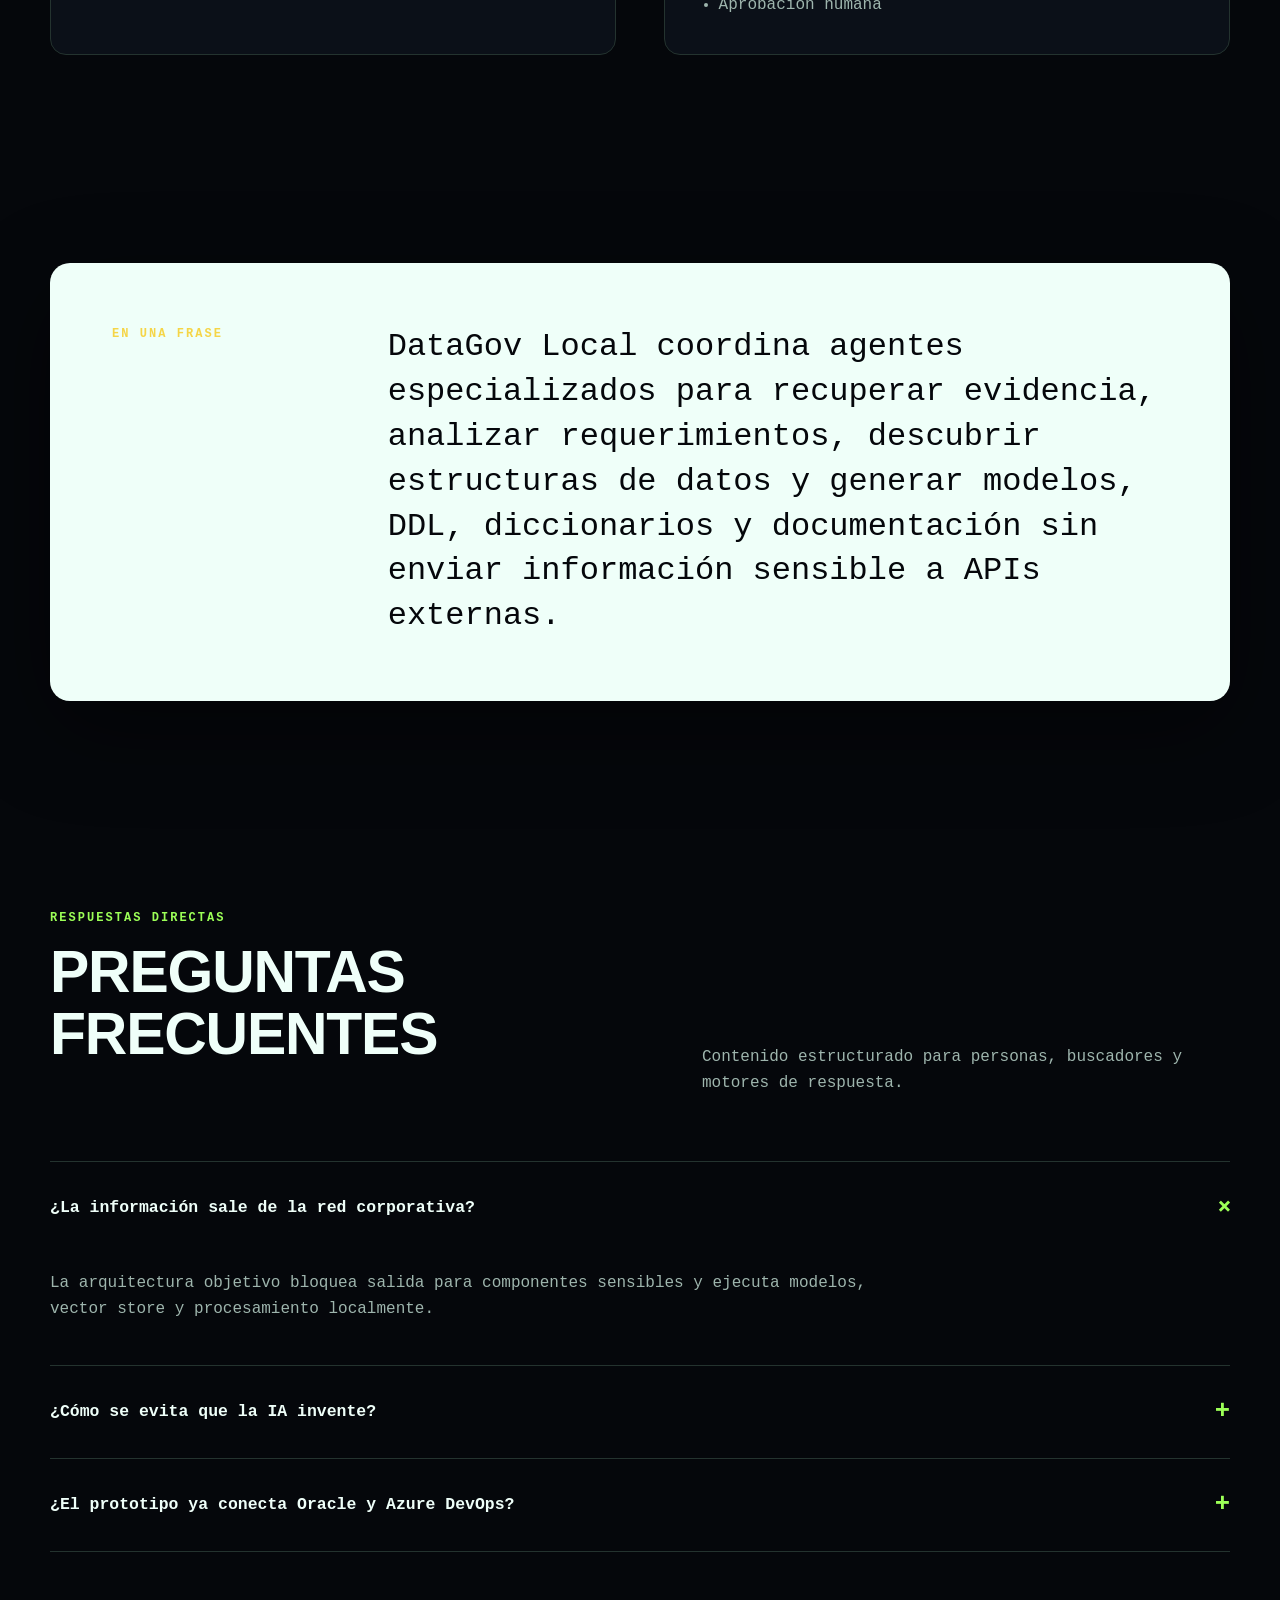
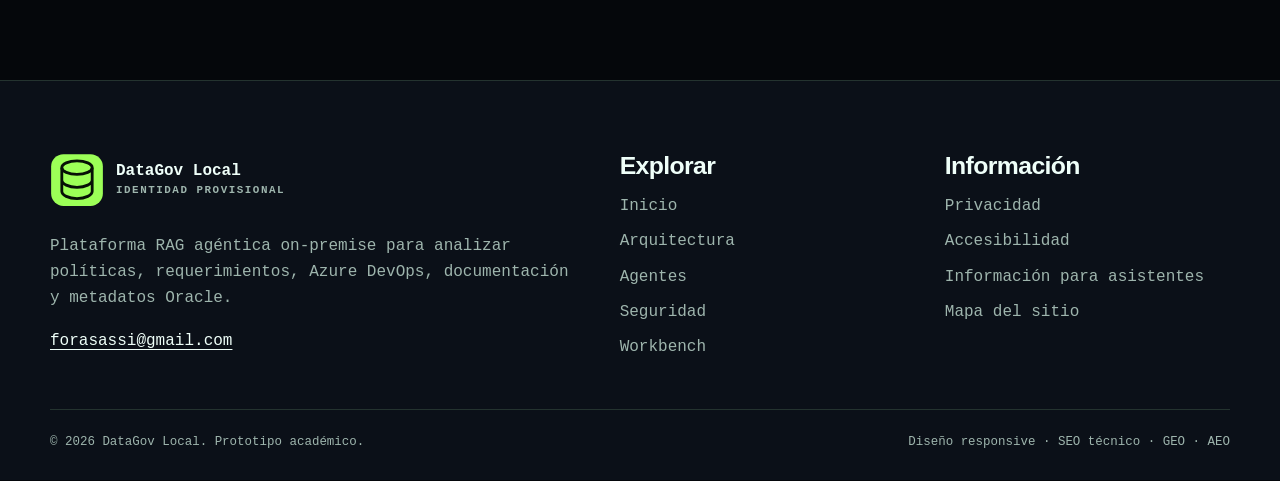
<file: seguridad.html>
<!doctype html><html lang="es"><head>
<meta charset="utf-8"><meta name="viewport" content="width=device-width,initial-scale=1"><meta name="theme-color" content="#9cff57">
<title>Seguridad | DataGov Local</title><meta name="description" content="Seguridad de DataGov Local. DataGov Local coordina agentes especializados para recuperar evidencia, analizar requerimientos, descubrir estructuras de datos y…"><meta name="robots" content="index,follow,max-image-preview:large,max-snippet:-1,max-video-preview:-1"><meta name="generator" content="Centro Iberoamericano · prototipo académico">
<link rel="canonical" href="./seguridad.html"><link rel="icon" href="assets/img/favicon.svg" type="image/svg+xml"><link rel="manifest" href="manifest.webmanifest"><link rel="stylesheet" href="assets/css/styles.css">
<meta property="og:type" content="website"><meta property="og:locale" content="es_EC"><meta property="og:title" content="Seguridad | DataGov Local"><meta property="og:description" content="Seguridad de DataGov Local. DataGov Local coordina agentes especializados para recuperar evidencia, analizar requerimientos, descubrir estructuras de datos y…"><meta property="og:url" content="./seguridad.html"><meta property="og:image" content="assets/img/og-cover.png"><meta property="og:image:width" content="1200"><meta property="og:image:height" content="630"><meta property="og:site_name" content="DataGov Local">
<meta name="twitter:card" content="summary_large_image"><meta name="twitter:title" content="Seguridad | DataGov Local"><meta name="twitter:description" content="Seguridad de DataGov Local. DataGov Local coordina agentes especializados para recuperar evidencia, analizar requerimientos, descubrir estructuras de datos y…"><meta name="twitter:image" content="assets/img/og-cover.png">
<script type="application/ld+json">{"@context":"https://schema.org","@type":"SoftwareApplication","@id":"./#entity","name":"DataGov Local","description":"Plataforma RAG agéntica on-premise para analizar políticas, requerimientos, Azure DevOps, documentación y metadatos Oracle.","url":"./index.html","logo":"./assets/img/logo.svg","image":"./assets/img/og-cover.png","inLanguage":"es","email":"forasassi@gmail.com"}</script><script type="application/ld+json">{"@context":"https://schema.org","@type":"WebSite","@id":"./#website","name":"DataGov Local","url":"./index.html","inLanguage":"es","publisher":{"@id":"./#entity"}}</script><script type="application/ld+json">{"@context":"https://schema.org","@type":"WebPage","name":"Seguridad","description":"DataGov Local coordina agentes especializados para recuperar evidencia, analizar requerimientos, descubrir estructuras de datos y generar modelos, DDL, di…","url":"./seguridad.html","inLanguage":"es","isPartOf":{"@id":"./#website"},"about":{"@id":"./#entity"},"dateModified":"2026-10-01"}</script><script type="application/ld+json">{"@context":"https://schema.org","@type":"BreadcrumbList","itemListElement":[{"@type":"ListItem","position":1,"name":"Inicio","item":"./index.html"},{"@type":"ListItem","position":2,"name":"Seguridad","item":"./seguridad.html"}]}</script><script type="application/ld+json">{"@context":"https://schema.org","@type":"FAQPage","mainEntity":[{"@type":"Question","name":"¿La información sale de la red corporativa?","acceptedAnswer":{"@type":"Answer","text":"La arquitectura objetivo bloquea salida para componentes sensibles y ejecuta modelos, vector store y procesamiento localmente."}},{"@type":"Question","name":"¿Cómo se evita que la IA invente?","acceptedAnswer":{"@type":"Answer","text":"Cada conclusión debe citar fuentes, separar hechos de recomendaciones y pasar validaciones y aprobación humana."}},{"@type":"Question","name":"¿El prototipo ya conecta Oracle y Azure DevOps?","acceptedAnswer":{"@type":"Answer","text":"No. La entrega web representa UX, arquitectura y roadmap; las integraciones requieren credenciales, red y desarrollo del MVP."}}]}</script></head><body data-theme="datagov"><a class="skip-link" href="#contenido">Saltar al contenido</a>
<div class="topbar"><div class="container"><span>Proyecto de Juan Francisco Forasassi Frías</span><span>Prototipo académico · identidad original · actualizado 2026-10-01</span></div></div>
<header class="site-header">
  <div class="container nav-wrap">
    <a class="brand" href="index.html" aria-label="Ir al inicio de DataGov Local"><img src="assets/img/favicon.svg" width="54" height="54" alt=""><span>DataGov Local<small>prototipo multipágina</small></span></a>
    <button class="menu-toggle" id="menu-toggle" type="button" aria-expanded="false" aria-controls="site-nav">Menú</button>
    <nav class="site-nav" id="site-nav" aria-label="Navegación principal"><a class="" href="index.html">Inicio</a><a class="" href="arquitectura.html">Arquitectura</a><a class="" href="agentes.html">Agentes</a><a class="" href="seguridad.html" aria-current="page">Seguridad</a><a class="" href="workbench.html">Workbench</a><a class="" href="roadmap.html">Roadmap</a><a class="" href="documentacion.html">Documentación</a></nav>
  </div>
</header><main id="contenido"><div class="container breadcrumbs"><a href="index.html">Inicio</a><span aria-hidden="true">/</span><span>Seguridad</span></div><section class="page-hero"><div class="container inner"><div><div class="eyebrow">DataGov Local</div><h1>Seguridad</h1></div><p>Oferta organizada por necesidades, entregables y resultados esperados.</p></div></section><section class="section"><div class="container"><div class="grid-2"><article class="card"><span class="number">01</span><h3>RAG &amp; Governance Agent</h3><p>Recupera políticas, procedimientos y evidencia con trazabilidad.</p><ul><li>Fuentes</li><li>Metadatos</li><li>Citas</li><li>Confianza</li></ul></article><article class="card"><span class="number">02</span><h3>Requirements Agent</h3><p>Convierte solicitudes y backlogs en requerimientos verificables.</p><ul><li>Epics y Features</li><li>Historias de usuario</li><li>Criterios de aceptación</li><li>Riesgos</li></ul></article><article class="card"><span class="number">03</span><h3>Data Discovery Agent</h3><p>Explora metadatos y estructuras Oracle en modo read-only.</p><ul><li>Tablas y columnas</li><li>Relaciones</li><li>Patrones</li><li>Calidad</li></ul></article><article class="card"><span class="number">04</span><h3>Modeling Agent</h3><p>Genera modelos conceptual, lógico y físico.</p><ul><li>Entidades</li><li>Relaciones</li><li>Normalización</li><li>Convenciones</li></ul></article><article class="card"><span class="number">05</span><h3>SQL Agent</h3><p>Propone DDL Oracle 19c y scripts versionables.</p><ul><li>DDL</li><li>Índices</li><li>Constraints</li><li>Comentarios</li></ul></article><article class="card"><span class="number">06</span><h3>Architecture Review Agent</h3><p>Valida seguridad, estándares, integración y operabilidad.</p><ul><li>Checklist</li><li>Hallazgos</li><li>Recomendaciones</li><li>Aprobación humana</li></ul></article></div></div></section><section class="section-sm"><div class="container"><div class="answer-box"><div class="label">En una frase</div><p>DataGov Local coordina agentes especializados para recuperar evidencia, analizar requerimientos, descubrir estructuras de datos y generar modelos, DDL, diccionarios y documentación sin enviar información sensible a APIs externas.</p></div></div></section><section class="section"><div class="container"><div class="section-head"><div><div class="kicker">Respuestas directas</div><h2>Preguntas frecuentes</h2></div><p>Contenido estructurado para personas, buscadores y motores de respuesta.</p></div><div class="faq-list"><div class="faq-item" data-open="true"><button class="faq-question" type="button" aria-expanded="true"><span>¿La información sale de la red corporativa?</span><span aria-hidden="true">+</span></button><div class="faq-answer"><p>La arquitectura objetivo bloquea salida para componentes sensibles y ejecuta modelos, vector store y procesamiento localmente.</p></div></div><div class="faq-item" data-open="false"><button class="faq-question" type="button" aria-expanded="false"><span>¿Cómo se evita que la IA invente?</span><span aria-hidden="true">+</span></button><div class="faq-answer"><p>Cada conclusión debe citar fuentes, separar hechos de recomendaciones y pasar validaciones y aprobación humana.</p></div></div><div class="faq-item" data-open="false"><button class="faq-question" type="button" aria-expanded="false"><span>¿El prototipo ya conecta Oracle y Azure DevOps?</span><span aria-hidden="true">+</span></button><div class="faq-answer"><p>No. La entrega web representa UX, arquitectura y roadmap; las integraciones requieren credenciales, red y desarrollo del MVP.</p></div></div></div></div></section></main><footer class="site-footer">
  <div class="container">
    <div class="footer-grid">
      <div><a class="brand" href="index.html"><img src="assets/img/favicon.svg" width="54" height="54" alt=""><span>DataGov Local<small>identidad provisional</small></span></a><p>Plataforma RAG agéntica on-premise para analizar políticas, requerimientos, Azure DevOps, documentación y metadatos Oracle.</p><a href="mailto:forasassi@gmail.com">forasassi@gmail.com</a></div>
      <div><h3>Explorar</h3><div class="footer-links"><a href="index.html">Inicio</a><a href="arquitectura.html">Arquitectura</a><a href="agentes.html">Agentes</a><a href="seguridad.html">Seguridad</a><a href="workbench.html">Workbench</a></div></div>
      <div><h3>Información</h3><div class="footer-links"><a href="privacidad.html">Privacidad</a><a href="accesibilidad.html">Accesibilidad</a><a href="llms.txt">Información para asistentes</a><a href="sitemap.xml">Mapa del sitio</a></div></div>
    </div>
    <div class="footer-bottom"><span>© <span id="year">2026</span> DataGov Local. Prototipo académico.</span><span>Diseño responsive · SEO técnico · GEO · AEO</span></div>
  </div>
</footer><div id="toast" class="toast" role="status" aria-live="polite"></div><script src="assets/js/app.js" defer></script></body></html>
</file>
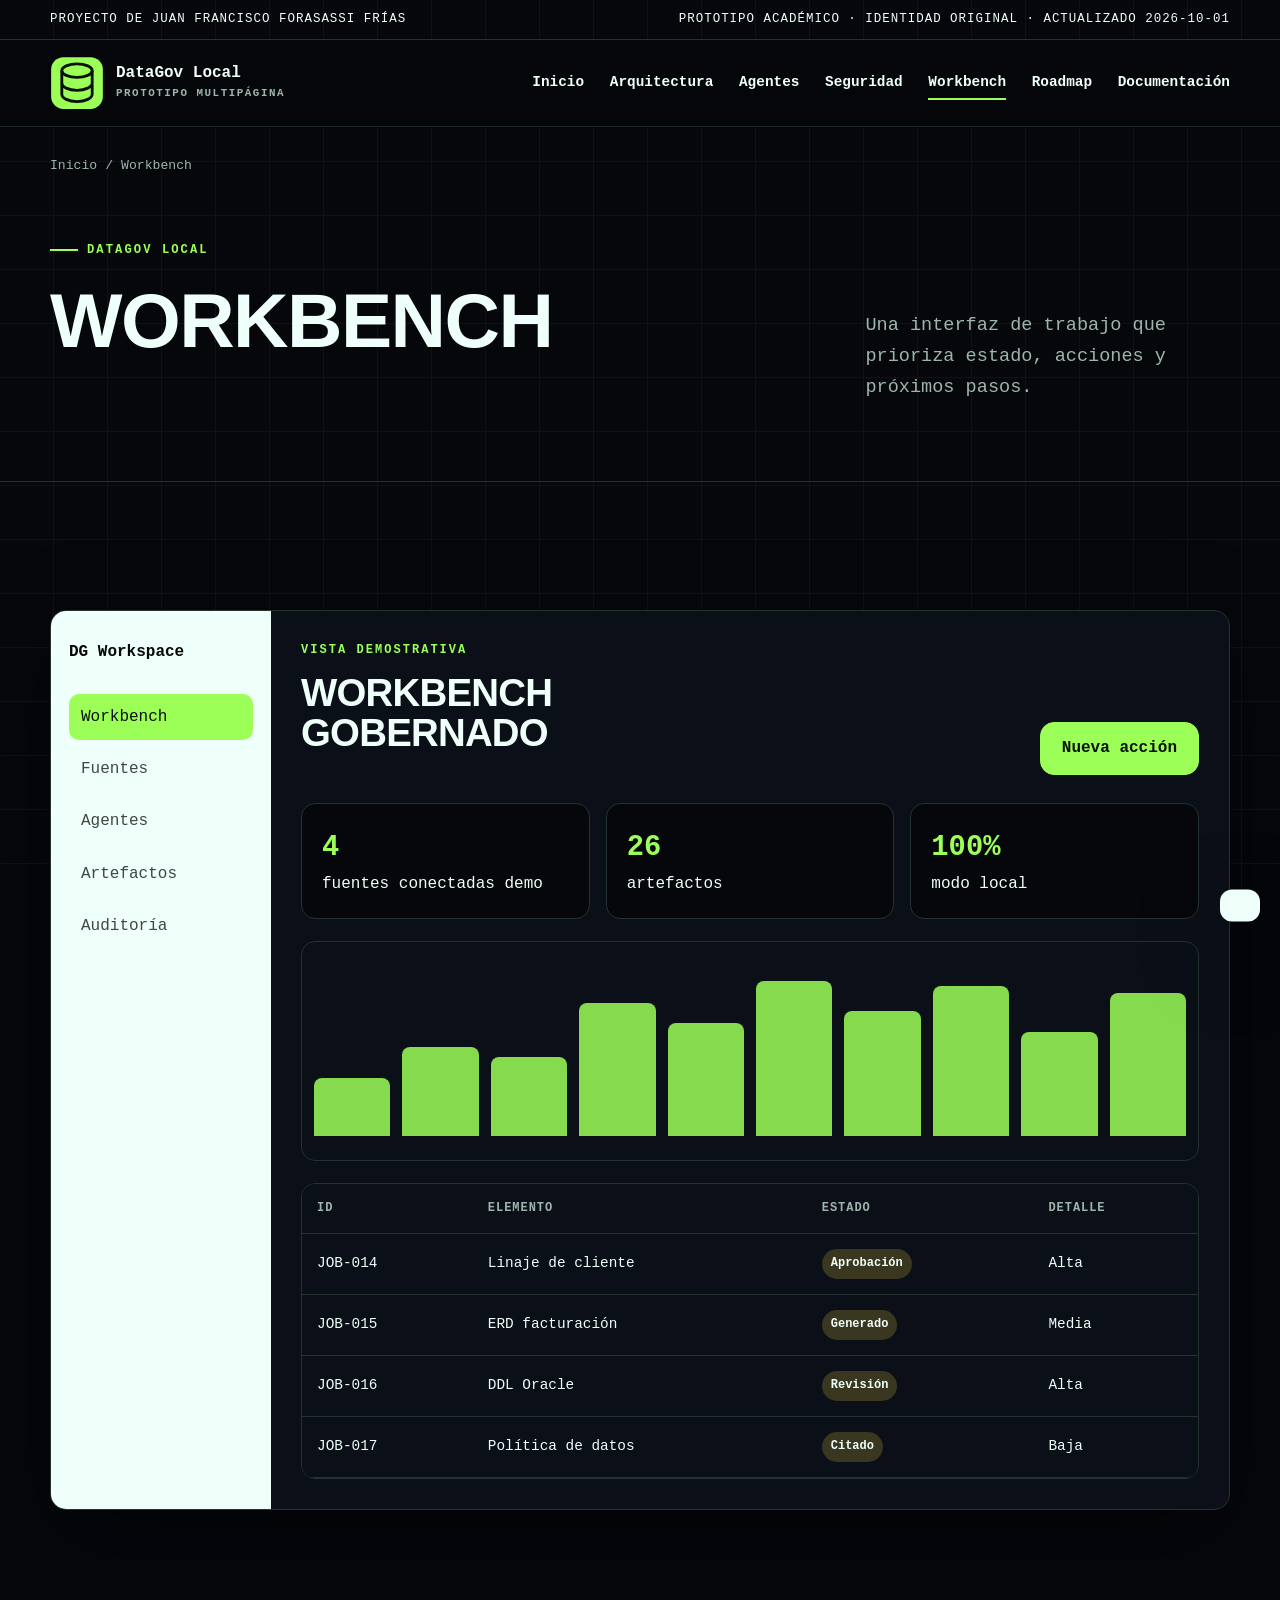
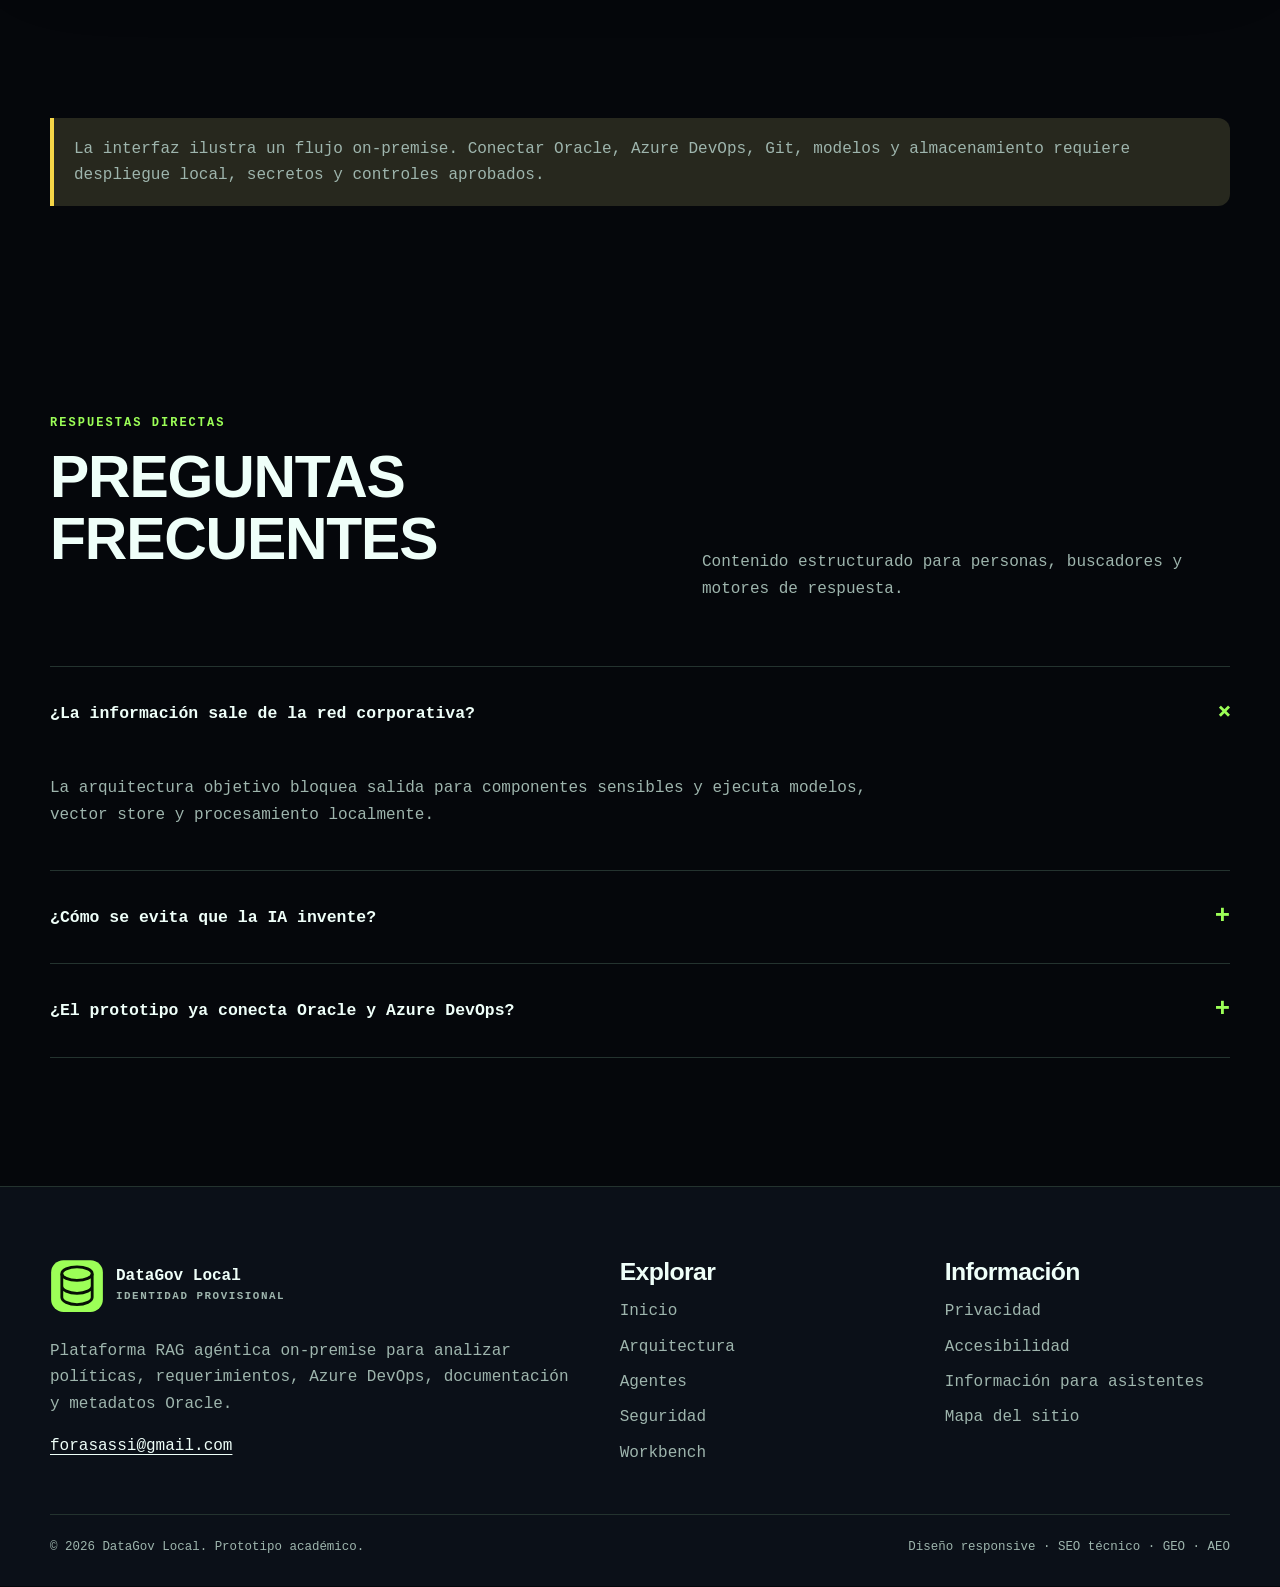
<file: workbench.html>
<!doctype html><html lang="es"><head>
<meta charset="utf-8"><meta name="viewport" content="width=device-width,initial-scale=1"><meta name="theme-color" content="#9cff57">
<title>Workbench | DataGov Local</title><meta name="description" content="Workbench de DataGov Local. DataGov Local coordina agentes especializados para recuperar evidencia, analizar requerimientos, descubrir estructuras de datos y…"><meta name="robots" content="index,follow,max-image-preview:large,max-snippet:-1,max-video-preview:-1"><meta name="generator" content="Centro Iberoamericano · prototipo académico">
<link rel="canonical" href="./workbench.html"><link rel="icon" href="assets/img/favicon.svg" type="image/svg+xml"><link rel="manifest" href="manifest.webmanifest"><link rel="stylesheet" href="assets/css/styles.css">
<meta property="og:type" content="website"><meta property="og:locale" content="es_EC"><meta property="og:title" content="Workbench | DataGov Local"><meta property="og:description" content="Workbench de DataGov Local. DataGov Local coordina agentes especializados para recuperar evidencia, analizar requerimientos, descubrir estructuras de datos y…"><meta property="og:url" content="./workbench.html"><meta property="og:image" content="assets/img/og-cover.png"><meta property="og:image:width" content="1200"><meta property="og:image:height" content="630"><meta property="og:site_name" content="DataGov Local">
<meta name="twitter:card" content="summary_large_image"><meta name="twitter:title" content="Workbench | DataGov Local"><meta name="twitter:description" content="Workbench de DataGov Local. DataGov Local coordina agentes especializados para recuperar evidencia, analizar requerimientos, descubrir estructuras de datos y…"><meta name="twitter:image" content="assets/img/og-cover.png">
<script type="application/ld+json">{"@context":"https://schema.org","@type":"SoftwareApplication","@id":"./#entity","name":"DataGov Local","description":"Plataforma RAG agéntica on-premise para analizar políticas, requerimientos, Azure DevOps, documentación y metadatos Oracle.","url":"./index.html","logo":"./assets/img/logo.svg","image":"./assets/img/og-cover.png","inLanguage":"es","email":"forasassi@gmail.com"}</script><script type="application/ld+json">{"@context":"https://schema.org","@type":"WebSite","@id":"./#website","name":"DataGov Local","url":"./index.html","inLanguage":"es","publisher":{"@id":"./#entity"}}</script><script type="application/ld+json">{"@context":"https://schema.org","@type":"WebPage","name":"Workbench","description":"DataGov Local coordina agentes especializados para recuperar evidencia, analizar requerimientos, descubrir estructuras de datos y generar modelos, DDL, di…","url":"./workbench.html","inLanguage":"es","isPartOf":{"@id":"./#website"},"about":{"@id":"./#entity"},"dateModified":"2026-10-01"}</script><script type="application/ld+json">{"@context":"https://schema.org","@type":"BreadcrumbList","itemListElement":[{"@type":"ListItem","position":1,"name":"Inicio","item":"./index.html"},{"@type":"ListItem","position":2,"name":"Workbench","item":"./workbench.html"}]}</script><script type="application/ld+json">{"@context":"https://schema.org","@type":"FAQPage","mainEntity":[{"@type":"Question","name":"¿La información sale de la red corporativa?","acceptedAnswer":{"@type":"Answer","text":"La arquitectura objetivo bloquea salida para componentes sensibles y ejecuta modelos, vector store y procesamiento localmente."}},{"@type":"Question","name":"¿Cómo se evita que la IA invente?","acceptedAnswer":{"@type":"Answer","text":"Cada conclusión debe citar fuentes, separar hechos de recomendaciones y pasar validaciones y aprobación humana."}},{"@type":"Question","name":"¿El prototipo ya conecta Oracle y Azure DevOps?","acceptedAnswer":{"@type":"Answer","text":"No. La entrega web representa UX, arquitectura y roadmap; las integraciones requieren credenciales, red y desarrollo del MVP."}}]}</script></head><body data-theme="datagov"><a class="skip-link" href="#contenido">Saltar al contenido</a>
<div class="topbar"><div class="container"><span>Proyecto de Juan Francisco Forasassi Frías</span><span>Prototipo académico · identidad original · actualizado 2026-10-01</span></div></div>
<header class="site-header">
  <div class="container nav-wrap">
    <a class="brand" href="index.html" aria-label="Ir al inicio de DataGov Local"><img src="assets/img/favicon.svg" width="54" height="54" alt=""><span>DataGov Local<small>prototipo multipágina</small></span></a>
    <button class="menu-toggle" id="menu-toggle" type="button" aria-expanded="false" aria-controls="site-nav">Menú</button>
    <nav class="site-nav" id="site-nav" aria-label="Navegación principal"><a class="" href="index.html">Inicio</a><a class="" href="arquitectura.html">Arquitectura</a><a class="" href="agentes.html">Agentes</a><a class="" href="seguridad.html">Seguridad</a><a class="" href="workbench.html" aria-current="page">Workbench</a><a class="" href="roadmap.html">Roadmap</a><a class="" href="documentacion.html">Documentación</a></nav>
  </div>
</header><main id="contenido"><div class="container breadcrumbs"><a href="index.html">Inicio</a><span aria-hidden="true">/</span><span>Workbench</span></div><section class="page-hero"><div class="container inner"><div><div class="eyebrow">DataGov Local</div><h1>Workbench</h1></div><p>Una interfaz de trabajo que prioriza estado, acciones y próximos pasos.</p></div></section><section class="section"><div class="container"><div class="dashboard"><aside><strong>DG Workspace</strong><a href="#">Workbench</a><a href="#">Fuentes</a><a href="#">Agentes</a><a href="#">Artefactos</a><a href="#">Auditoría</a></aside><div class="dashboard-main"><div class="section-head" style="margin-bottom:28px"><div><div class="kicker">Vista demostrativa</div><h2 style="font-size:clamp(1.8rem,3vw,3rem)">Workbench gobernado</h2></div><button class="btn" type="button" data-action data-message="Acción creada solo en la demostración.">Nueva acción</button></div><div class="metric-grid"><div class="metric"><strong>4</strong><span>fuentes conectadas demo</span></div><div class="metric"><strong>26</strong><span>artefactos</span></div><div class="metric"><strong>100%</strong><span>modo local</span></div></div><div class="bar-chart" aria-label="Gráfico demostrativo de actividad"><i style="height:34%"></i><i style="height:52%"></i><i style="height:46%"></i><i style="height:78%"></i><i style="height:66%"></i><i style="height:91%"></i><i style="height:73%"></i><i style="height:88%"></i><i style="height:61%"></i><i style="height:84%"></i></div><div class="table-wrap"><table><thead><tr><th>ID</th><th>Elemento</th><th>Estado</th><th>Detalle</th></tr></thead><tbody><tr><td>JOB-014</td><td>Linaje de cliente</td><td><span class="status">Aprobación</span></td><td>Alta</td></tr><tr><td>JOB-015</td><td>ERD facturación</td><td><span class="status">Generado</span></td><td>Media</td></tr><tr><td>JOB-016</td><td>DDL Oracle</td><td><span class="status">Revisión</span></td><td>Alta</td></tr><tr><td>JOB-017</td><td>Política de datos</td><td><span class="status">Citado</span></td><td>Baja</td></tr></tbody></table></div></div></div></div></section><section class="section-sm"><div class="container"><div class="notice">La interfaz ilustra un flujo on-premise. Conectar Oracle, Azure DevOps, Git, modelos y almacenamiento requiere despliegue local, secretos y controles aprobados.</div></div></section><section class="section"><div class="container"><div class="section-head"><div><div class="kicker">Respuestas directas</div><h2>Preguntas frecuentes</h2></div><p>Contenido estructurado para personas, buscadores y motores de respuesta.</p></div><div class="faq-list"><div class="faq-item" data-open="true"><button class="faq-question" type="button" aria-expanded="true"><span>¿La información sale de la red corporativa?</span><span aria-hidden="true">+</span></button><div class="faq-answer"><p>La arquitectura objetivo bloquea salida para componentes sensibles y ejecuta modelos, vector store y procesamiento localmente.</p></div></div><div class="faq-item" data-open="false"><button class="faq-question" type="button" aria-expanded="false"><span>¿Cómo se evita que la IA invente?</span><span aria-hidden="true">+</span></button><div class="faq-answer"><p>Cada conclusión debe citar fuentes, separar hechos de recomendaciones y pasar validaciones y aprobación humana.</p></div></div><div class="faq-item" data-open="false"><button class="faq-question" type="button" aria-expanded="false"><span>¿El prototipo ya conecta Oracle y Azure DevOps?</span><span aria-hidden="true">+</span></button><div class="faq-answer"><p>No. La entrega web representa UX, arquitectura y roadmap; las integraciones requieren credenciales, red y desarrollo del MVP.</p></div></div></div></div></section></main><footer class="site-footer">
  <div class="container">
    <div class="footer-grid">
      <div><a class="brand" href="index.html"><img src="assets/img/favicon.svg" width="54" height="54" alt=""><span>DataGov Local<small>identidad provisional</small></span></a><p>Plataforma RAG agéntica on-premise para analizar políticas, requerimientos, Azure DevOps, documentación y metadatos Oracle.</p><a href="mailto:forasassi@gmail.com">forasassi@gmail.com</a></div>
      <div><h3>Explorar</h3><div class="footer-links"><a href="index.html">Inicio</a><a href="arquitectura.html">Arquitectura</a><a href="agentes.html">Agentes</a><a href="seguridad.html">Seguridad</a><a href="workbench.html">Workbench</a></div></div>
      <div><h3>Información</h3><div class="footer-links"><a href="privacidad.html">Privacidad</a><a href="accesibilidad.html">Accesibilidad</a><a href="llms.txt">Información para asistentes</a><a href="sitemap.xml">Mapa del sitio</a></div></div>
    </div>
    <div class="footer-bottom"><span>© <span id="year">2026</span> DataGov Local. Prototipo académico.</span><span>Diseño responsive · SEO técnico · GEO · AEO</span></div>
  </div>
</footer><div id="toast" class="toast" role="status" aria-live="polite"></div><script src="assets/js/app.js" defer></script></body></html>
</file>
<file: assets/css/styles.css>
/* Generated 2026-10-01 · original design system for DataGov Local */
:root {
  --bg:#05070b; --surface:#0b1018; --surface-2:#111a25; --text:#effff9; --muted:#9eb5ad;
  --line:#24332f; --brand:#9cff57; --brand-2:#43c7ff; --accent:#f5d547; --on-brand:#071006;
  --radius:8px; --shadow:0 28px 90px rgba(0,0,0,.45); --font:IBM Plex Mono, Consolas, monospace; --display:Arial Black, Impact, sans-serif;
  --max:1180px; --gutter:clamp(18px,4vw,44px); --section:clamp(72px,10vw,140px);
}
*{box-sizing:border-box}
html{scroll-behavior:smooth}
body{margin:0;background:var(--bg);color:var(--text);font-family:var(--font);line-height:1.65;-webkit-font-smoothing:antialiased}
body::before{content:"";position:fixed;inset:0;pointer-events:none;opacity:.28;z-index:-1;background-image:linear-gradient(to right,transparent 98%,var(--line) 98%),linear-gradient(to bottom,transparent 98%,var(--line) 98%);background-size:54px 54px}
img,svg{max-width:100%;display:block}
a{color:inherit;text-decoration-thickness:1px;text-underline-offset:4px}
button,input,select,textarea{font:inherit}
button{cursor:pointer}
::selection{background:var(--brand);color:var(--on-brand)}
.skip-link{position:fixed;left:18px;top:-100px;z-index:1000;background:var(--text);color:var(--bg);padding:12px 18px;border-radius:8px}
.skip-link:focus{top:18px}
.container{width:min(var(--max),calc(100% - 2*var(--gutter)));margin-inline:auto}
.topbar{border-bottom:1px solid var(--line);font-size:.78rem;letter-spacing:.08em;text-transform:uppercase}
.topbar .container{display:flex;justify-content:space-between;gap:20px;padding-block:9px}
.site-header{position:sticky;top:0;z-index:80;background:color-mix(in srgb,var(--bg) 88%,transparent);backdrop-filter:blur(20px);border-bottom:1px solid color-mix(in srgb,var(--line) 72%,transparent)}
.nav-wrap{min-height:86px;display:flex;align-items:center;justify-content:space-between;gap:28px}
.brand{display:inline-flex;align-items:center;gap:12px;text-decoration:none;font-weight:850;line-height:1.1}
.brand img{width:54px;height:54px}
.brand small{display:block;color:var(--muted);font-size:.68rem;letter-spacing:.14em;text-transform:uppercase;margin-top:5px}
.site-nav{display:flex;align-items:center;gap:clamp(12px,2vw,26px)}
.site-nav a{text-decoration:none;font-size:.9rem;font-weight:700;position:relative;padding:12px 0}
.site-nav.nav-dense{gap:10px} .site-nav.nav-dense a{font-size:.76rem}
.site-nav a::after{content:"";position:absolute;left:0;bottom:6px;width:100%;height:2px;background:var(--brand);transform:scaleX(0);transform-origin:right;transition:transform .25s ease}
.site-nav a:hover::after,.site-nav a[aria-current="page"]::after{transform:scaleX(1);transform-origin:left}
.nav-cta{background:var(--brand)!important;color:var(--on-brand)!important;padding:11px 17px!important;border-radius:999px}
.nav-cta::after{display:none}
.menu-toggle{display:none;border:1px solid var(--line);background:var(--surface);color:var(--text);border-radius:12px;padding:10px 14px;font-weight:800}
.breadcrumbs{display:flex;gap:8px;align-items:center;font-size:.82rem;color:var(--muted);padding-top:28px}
.breadcrumbs a{text-decoration:none}
main{overflow:hidden}
.hero{padding:clamp(52px,8vw,110px) 0 var(--section);position:relative}
.hero-grid{display:grid;grid-template-columns:minmax(0,1.02fr) minmax(360px,.98fr);align-items:center;gap:clamp(36px,6vw,90px)}
.hero-copy{position:relative;z-index:2}
.eyebrow{display:inline-flex;align-items:center;gap:9px;font-size:.76rem;font-weight:850;text-transform:uppercase;letter-spacing:.17em;color:var(--brand);margin-bottom:20px}
.eyebrow::before{content:"";width:28px;height:2px;background:currentColor}
h1,h2,h3{font-family:var(--display);line-height:1.05;margin:0 0 .55em;letter-spacing:-.025em}
h1{font-size:clamp(3rem,7.2vw,7.4rem);max-width:12ch}
h2{font-size:clamp(2.1rem,4.6vw,4.9rem);max-width:16ch}
h3{font-size:clamp(1.16rem,2vw,1.55rem)}
.lead{font-size:clamp(1.08rem,1.8vw,1.35rem);color:var(--muted);max-width:63ch;margin:0 0 30px}
.hero-actions,.action-row{display:flex;gap:13px;align-items:center;flex-wrap:wrap}
.btn{display:inline-flex;align-items:center;justify-content:center;gap:10px;min-height:50px;padding:12px 21px;border:1px solid var(--brand);background:var(--brand);color:var(--on-brand);text-decoration:none;font-weight:850;border-radius:calc(var(--radius) + 6px);transition:transform .2s ease,box-shadow .2s ease}
.btn:hover{transform:translateY(-3px);box-shadow:0 16px 34px color-mix(in srgb,var(--brand) 22%,transparent)}
.btn-secondary{background:transparent;color:var(--text);border-color:var(--line)}
.btn-ghost{background:var(--surface);color:var(--text);border-color:var(--line)}
.hero-art{position:relative}
.hero-art::before{content:"";position:absolute;inset:8% -9% -8% 10%;background:var(--brand);opacity:.10;filter:blur(50px);z-index:-1}
.hero-art img{width:100%;aspect-ratio:4/3;object-fit:cover;border-radius:calc(var(--radius) + 18px);box-shadow:var(--shadow);border:1px solid var(--line)}
.hero-badge{position:absolute;right:-18px;bottom:8%;max-width:220px;background:var(--surface);border:1px solid var(--line);padding:18px;border-radius:calc(var(--radius) + 10px);box-shadow:var(--shadow);font-size:.88rem}
.hero-badge strong{display:block;color:var(--brand);font-size:1.15rem}
.stats{display:grid;grid-template-columns:repeat(3,1fr);gap:1px;margin-top:42px;background:var(--line);border:1px solid var(--line);border-radius:calc(var(--radius) + 8px);overflow:hidden;max-width:760px}
.stat{background:var(--surface);padding:20px}
.stat strong{display:block;font-family:var(--display);font-size:clamp(1.4rem,3vw,2.35rem);line-height:1.1;color:var(--brand)}
.stat span{display:block;color:var(--muted);font-size:.82rem;margin-top:4px}
.section{padding:var(--section) 0}
.section-sm{padding:clamp(46px,7vw,80px) 0}
.section-alt{background:var(--surface);border-block:1px solid var(--line)}
.section-head{display:flex;justify-content:space-between;align-items:end;gap:40px;margin-bottom:clamp(36px,5vw,68px)}
.section-head p{max-width:55ch;color:var(--muted);margin:0}
.kicker{font-size:.75rem;text-transform:uppercase;letter-spacing:.17em;color:var(--brand);font-weight:850;margin-bottom:12px}
.grid-2{display:grid;grid-template-columns:repeat(2,minmax(0,1fr));gap:clamp(22px,4vw,48px)}
.grid-3{display:grid;grid-template-columns:repeat(3,minmax(0,1fr));gap:24px}
.grid-4{display:grid;grid-template-columns:repeat(4,minmax(0,1fr));gap:18px}
.card{background:var(--surface);border:1px solid var(--line);border-radius:calc(var(--radius) + 8px);padding:clamp(22px,3vw,36px);position:relative;overflow:hidden;transition:transform .22s ease,border-color .22s ease,box-shadow .22s ease}
.card:hover{transform:translateY(-6px);border-color:var(--brand);box-shadow:var(--shadow)}
.card .number{font-size:.75rem;letter-spacing:.15em;color:var(--brand);font-weight:900}
.card p{color:var(--muted);margin:0}
.card ul{padding-left:1.1rem;margin:18px 0 0;color:var(--muted)}
.card-link{position:absolute;inset:0;text-indent:-9999px}
.visual-card{padding:0}
.visual-card img{width:100%;aspect-ratio:4/3;object-fit:cover;border-bottom:1px solid var(--line)}
.visual-card .card-body{padding:26px}
.answer-box{display:grid;grid-template-columns:.32fr 1fr;gap:26px;background:var(--text);color:var(--bg);padding:clamp(28px,5vw,62px);border-radius:calc(var(--radius) + 12px);box-shadow:var(--shadow)}
.answer-box .label{font-size:.75rem;letter-spacing:.17em;text-transform:uppercase;font-weight:900;color:var(--accent)}
.answer-box p{font-size:clamp(1.25rem,2.8vw,2rem);line-height:1.4;margin:0;max-width:52ch}
.feature-list{display:grid;gap:18px;counter-reset:feature}
.feature{display:grid;grid-template-columns:52px 1fr;gap:18px;padding:22px 0;border-bottom:1px solid var(--line);counter-increment:feature}
.feature::before{content:counter(feature,decimal-leading-zero);width:46px;height:46px;border:1px solid var(--line);border-radius:50%;display:grid;place-items:center;color:var(--brand);font-weight:900}
.feature p{margin:0;color:var(--muted)}
.tag-list{display:flex;flex-wrap:wrap;gap:9px}
.tag,.chip{display:inline-flex;padding:8px 12px;border:1px solid var(--line);border-radius:999px;background:var(--surface);font-size:.8rem;font-weight:750}
.step-list{display:grid;grid-template-columns:repeat(4,1fr);gap:0;border:1px solid var(--line);border-radius:calc(var(--radius) + 8px);overflow:hidden}
.step{padding:28px;border-right:1px solid var(--line);background:var(--surface);min-height:220px}
.step:last-child{border-right:0}
.step strong{display:block;color:var(--brand);font-size:.8rem;letter-spacing:.14em;text-transform:uppercase;margin-bottom:36px}
.page-hero{padding:58px 0 78px;border-bottom:1px solid var(--line)}
.page-hero .inner{display:grid;grid-template-columns:1fr .48fr;gap:56px;align-items:end}
.page-hero h1{font-size:clamp(2.8rem,6vw,6rem);max-width:15ch}
.page-hero p{color:var(--muted);font-size:1.16rem;margin:0}
.prose{max-width:760px}
.prose h2{margin-top:1.5em}
.prose p,.prose li{color:var(--muted)}
.catalog-toolbar{display:flex;gap:12px;flex-wrap:wrap;align-items:center;margin-bottom:34px}
.catalog-toolbar input,.catalog-toolbar select{min-height:48px;border:1px solid var(--line);background:var(--surface);color:var(--text);border-radius:12px;padding:10px 14px}
.catalog-toolbar input{min-width:min(100%,320px);flex:1}
.product-grid{display:grid;grid-template-columns:repeat(3,minmax(0,1fr));gap:24px}
.product-card{background:var(--surface);border:1px solid var(--line);border-radius:calc(var(--radius) + 8px);overflow:hidden;display:flex;flex-direction:column}
.product-card img{aspect-ratio:4/3;width:100%;object-fit:cover;border-bottom:1px solid var(--line)}
.product-info{padding:22px;display:flex;flex-direction:column;flex:1}
.product-info p{color:var(--muted);margin:.3rem 0 1rem}
.product-meta{display:flex;justify-content:space-between;gap:15px;margin-top:auto;align-items:center}
.price{font-size:1.15rem;font-weight:900;color:var(--brand)}
.icon-button{border:1px solid var(--line);background:var(--surface);color:var(--text);width:44px;height:44px;border-radius:50%;display:grid;place-items:center}
.dashboard{display:grid;grid-template-columns:220px 1fr;min-height:620px;background:var(--surface);border:1px solid var(--line);border-radius:calc(var(--radius) + 8px);overflow:hidden;box-shadow:var(--shadow)}
.dashboard aside{background:var(--text);color:var(--bg);padding:28px 18px}
.dashboard aside strong{display:block;margin-bottom:28px}
.dashboard aside a{display:block;text-decoration:none;padding:10px 12px;border-radius:10px;margin-bottom:6px;color:color-mix(in srgb,var(--bg) 75%,transparent)}
.dashboard aside a:first-of-type{background:var(--brand);color:var(--on-brand)}
.dashboard-main{padding:30px}
.metric-grid{display:grid;grid-template-columns:repeat(3,1fr);gap:16px}
.metric{border:1px solid var(--line);border-radius:14px;padding:20px;background:var(--bg)}
.metric strong{display:block;font-size:1.8rem;color:var(--brand)}
.bar-chart{height:220px;display:flex;align-items:end;gap:12px;padding:24px 12px;border:1px solid var(--line);border-radius:14px;margin-top:22px}
.bar-chart i{display:block;flex:1;background:var(--brand);border-radius:8px 8px 0 0;min-height:18px;opacity:.85}
.table-wrap{overflow:auto;border:1px solid var(--line);border-radius:14px;margin-top:22px}
table{width:100%;border-collapse:collapse;min-width:680px;background:var(--surface)}
th,td{padding:15px;text-align:left;border-bottom:1px solid var(--line);font-size:.9rem}
th{font-size:.75rem;text-transform:uppercase;letter-spacing:.08em;color:var(--muted)}
.status{display:inline-flex;padding:5px 9px;border-radius:999px;background:color-mix(in srgb,var(--accent) 20%,var(--surface));color:var(--text);font-size:.75rem;font-weight:800}
.timeline{position:relative;display:grid;gap:24px;margin-left:20px}
.timeline::before{content:"";position:absolute;left:18px;top:0;bottom:0;width:2px;background:var(--line)}
.timeline-item{position:relative;padding:20px 24px 20px 70px;background:var(--surface);border:1px solid var(--line);border-radius:calc(var(--radius) + 6px)}
.timeline-item::before{content:"";position:absolute;left:7px;top:28px;width:24px;height:24px;border-radius:50%;background:var(--brand);border:5px solid var(--bg);z-index:2}
.faq-list{border-top:1px solid var(--line)}
.faq-item{border-bottom:1px solid var(--line)}
.faq-question{width:100%;display:flex;justify-content:space-between;gap:24px;align-items:center;text-align:left;border:0;background:transparent;color:var(--text);padding:25px 0;font-weight:850;font-size:1.03rem}
.faq-question span:last-child{font-size:1.6rem;color:var(--brand);transition:transform .2s ease}
.faq-answer{display:none;max-width:850px;color:var(--muted);padding:0 0 26px}
.faq-item[data-open="true"] .faq-answer{display:block}
.faq-item[data-open="true"] .faq-question span:last-child{transform:rotate(45deg)}
.form-grid{display:grid;grid-template-columns:repeat(2,minmax(0,1fr));gap:18px}
.field{display:grid;gap:8px}
.field.full{grid-column:1/-1}
.field label{font-size:.82rem;font-weight:850}
.field input,.field select,.field textarea{width:100%;border:1px solid var(--line);background:var(--surface);color:var(--text);padding:13px 14px;border-radius:12px;outline:none}
.field input:focus,.field select:focus,.field textarea:focus{border-color:var(--brand);box-shadow:0 0 0 4px color-mix(in srgb,var(--brand) 14%,transparent)}
.field textarea{min-height:150px;resize:vertical}
.contact-layout{display:grid;grid-template-columns:.72fr 1.28fr;gap:clamp(28px,5vw,70px)}
.contact-panel{background:var(--text);color:var(--bg);padding:36px;border-radius:calc(var(--radius) + 12px)}
.contact-panel a{color:var(--bg)}
.notice{padding:18px 20px;border-left:4px solid var(--accent);background:color-mix(in srgb,var(--accent) 12%,var(--surface));border-radius:0 12px 12px 0;color:var(--muted)}
.code-window{background:#05070a;color:#d8ffe8;border:1px solid var(--line);border-radius:14px;overflow:hidden;font-family:Consolas,monospace;box-shadow:var(--shadow)}
.code-head{display:flex;gap:8px;padding:14px;border-bottom:1px solid #233029}
.code-head i{width:11px;height:11px;border-radius:50%;background:#4e625a}
.code-body{padding:24px;overflow:auto;font-size:.88rem;line-height:1.8}
.code-body .cmd{color:#8fff5a}
.code-body .key{color:#58d1ff}
.assistant-demo{display:grid;grid-template-columns:.42fr .58fr;border:1px solid var(--line);border-radius:calc(var(--radius) + 8px);overflow:hidden;background:var(--surface);min-height:520px}
.assistant-sidebar{padding:26px;background:var(--surface2);border-right:1px solid var(--line)}
.assistant-chat{padding:30px;display:flex;flex-direction:column}
.bubble{max-width:78%;padding:15px 18px;border-radius:20px;margin-bottom:14px;background:var(--surface2)}
.bubble.user{align-self:flex-end;background:var(--brand);color:var(--on-brand)}
.chat-form{margin-top:auto;display:flex;gap:10px}
.chat-form input{flex:1;border:1px solid var(--line);padding:13px;border-radius:999px;background:var(--bg);color:var(--text)}
.calculator{display:grid;grid-template-columns:1fr .8fr;gap:24px;background:var(--surface);border:1px solid var(--line);padding:30px;border-radius:calc(var(--radius) + 8px)}
.result-panel{background:var(--text);color:var(--bg);padding:28px;border-radius:calc(var(--radius) + 4px)}
.result-panel strong{display:block;font-size:2.4rem;color:var(--accent)}
.callout{display:grid;grid-template-columns:1fr auto;align-items:center;gap:30px;background:var(--brand);color:var(--on-brand);padding:clamp(30px,5vw,62px);border-radius:calc(var(--radius) + 12px)}
.callout h2{font-size:clamp(2rem,4vw,4rem);margin:0}
.callout p{max-width:58ch;opacity:.84}
.callout .btn{background:var(--on-brand);color:var(--brand);border-color:var(--on-brand)}
.site-footer{padding:72px 0 28px;border-top:1px solid var(--line);background:var(--surface)}
.footer-grid{display:grid;grid-template-columns:1.3fr repeat(2,.7fr);gap:40px}
.footer-grid p{color:var(--muted);max-width:55ch}
.footer-links{display:grid;gap:9px}
.footer-links a{text-decoration:none;color:var(--muted)}
.footer-bottom{display:flex;justify-content:space-between;gap:20px;flex-wrap:wrap;border-top:1px solid var(--line);margin-top:48px;padding-top:22px;font-size:.78rem;color:var(--muted)}
.toast{position:fixed;right:20px;bottom:20px;z-index:200;background:var(--text);color:var(--bg);padding:16px 20px;border-radius:12px;box-shadow:var(--shadow);transform:translateY(130%);transition:transform .25s ease;max-width:360px}
.toast.show{transform:translateY(0)}
.sr-only{position:absolute!important;width:1px!important;height:1px!important;padding:0!important;margin:-1px!important;overflow:hidden!important;clip:rect(0,0,0,0)!important;white-space:nowrap!important;border:0!important}
.empty-state{display:none;padding:30px;text-align:center;border:1px dashed var(--line);color:var(--muted);border-radius:14px}
/* Strong visual differentiation by theme */
body[data-theme="fashion"] h1,body[data-theme="fashion"] h2{font-weight:400;letter-spacing:-.045em}
body[data-theme="fashion"] .topbar{background:var(--text);color:var(--bg)}
body[data-theme="fashion"] .hero-grid{grid-template-columns:.72fr 1.28fr}
body[data-theme="fashion"] .hero-art img{border-radius:0}
body[data-theme="fashion"] .btn,body[data-theme="fashion"] .card,body[data-theme="fashion"] .product-card{border-radius:0}
body[data-theme="studio"] .card,body[data-theme="studio"] .hero-art img,body[data-theme="studio"] .callout{box-shadow:12px 12px 0 var(--text);border:3px solid var(--text)}
body[data-theme="studio"] .site-header{background:var(--accent);color:var(--surface)}
body[data-theme="studio"] .brand small,body[data-theme="studio"] .site-nav a{color:var(--surface)}
body[data-theme="datagov"] body,body[data-theme="datagov"] .eyebrow{font-family:var(--font)}
body[data-theme="datagov"] h1,body[data-theme="datagov"] h2{text-transform:uppercase;letter-spacing:-.02em}
body[data-theme="datagov"] .hero-art img{filter:saturate(1.2) contrast(1.05)}
body[data-theme="editorial"] .hero-copy{border-left:5px solid var(--brand);padding-left:clamp(20px,3vw,45px)}
body[data-theme="travel"] .hero-art img,body[data-theme="health"] .hero-art img{border-radius:48% 52% 38% 62% / 44% 38% 62% 56%}
body[data-theme="industrial"] .eyebrow,body[data-theme="industrial"] h1,body[data-theme="industrial"] h2{text-transform:uppercase}
body[data-theme="industrial"] .hero-art img{border:10px solid var(--surface2);transform:rotate(1.5deg)}
body[data-theme="voice"] .hero::after{content:"";position:absolute;left:0;right:0;bottom:30px;height:100px;background:repeating-radial-gradient(ellipse at center,var(--brand) 0 2px,transparent 2px 18px);opacity:.07}
@media (max-width:980px){
  .menu-toggle{display:block} .site-nav{display:none;position:absolute;left:var(--gutter);right:var(--gutter);top:78px;background:var(--surface);border:1px solid var(--line);padding:18px;flex-direction:column;align-items:stretch;border-radius:16px;box-shadow:var(--shadow)}
  .site-nav.open{display:flex} .site-nav a{padding:10px} .nav-cta{text-align:center}
  .hero-grid,.page-hero .inner,.contact-layout,.assistant-demo,.calculator{grid-template-columns:1fr}
  .hero-art{max-width:760px} .answer-box{grid-template-columns:1fr} .grid-4{grid-template-columns:repeat(2,1fr)}
  .product-grid,.grid-3{grid-template-columns:repeat(2,minmax(0,1fr))} .step-list{grid-template-columns:repeat(2,1fr)} .step:nth-child(2){border-right:0} .step:nth-child(-n+2){border-bottom:1px solid var(--line)}
  .dashboard{grid-template-columns:1fr} .dashboard aside{display:flex;gap:8px;overflow:auto} .dashboard aside strong{display:none} .dashboard aside a{white-space:nowrap;margin:0}
  .assistant-sidebar{border-right:0;border-bottom:1px solid var(--line)}
}
@media (max-width:680px){
  .topbar .container{display:block} .topbar .container span:last-child{display:none} .brand span{display:none}
  .hero{padding-top:42px} h1{font-size:clamp(2.7rem,15vw,4.8rem)} .hero-grid{display:flex;flex-direction:column}
  body[data-theme="fashion"] .hero-grid{display:flex} .hero-art{order:-1} .hero-badge{right:8px}
  .stats{grid-template-columns:1fr} .grid-2,.grid-3,.grid-4,.product-grid,.form-grid,.metric-grid{grid-template-columns:1fr}
  .section-head,.callout,.footer-bottom{align-items:start;flex-direction:column;display:flex} .step-list{grid-template-columns:1fr} .step{border-right:0;border-bottom:1px solid var(--line)}
  .footer-grid{grid-template-columns:1fr} .field.full{grid-column:auto} .dashboard-main{padding:18px} .contact-panel{padding:26px}
  .product-meta{align-items:flex-start} .answer-box p{font-size:1.17rem}
}
@media (prefers-reduced-motion:reduce){*{animation:none!important;transition:none!important;scroll-behavior:auto!important}}
@media print{.site-header,.topbar,.hero-actions,.callout,.site-footer,.menu-toggle{display:none!important}body{background:#fff;color:#000}.section{padding:30px 0}}
</file>
